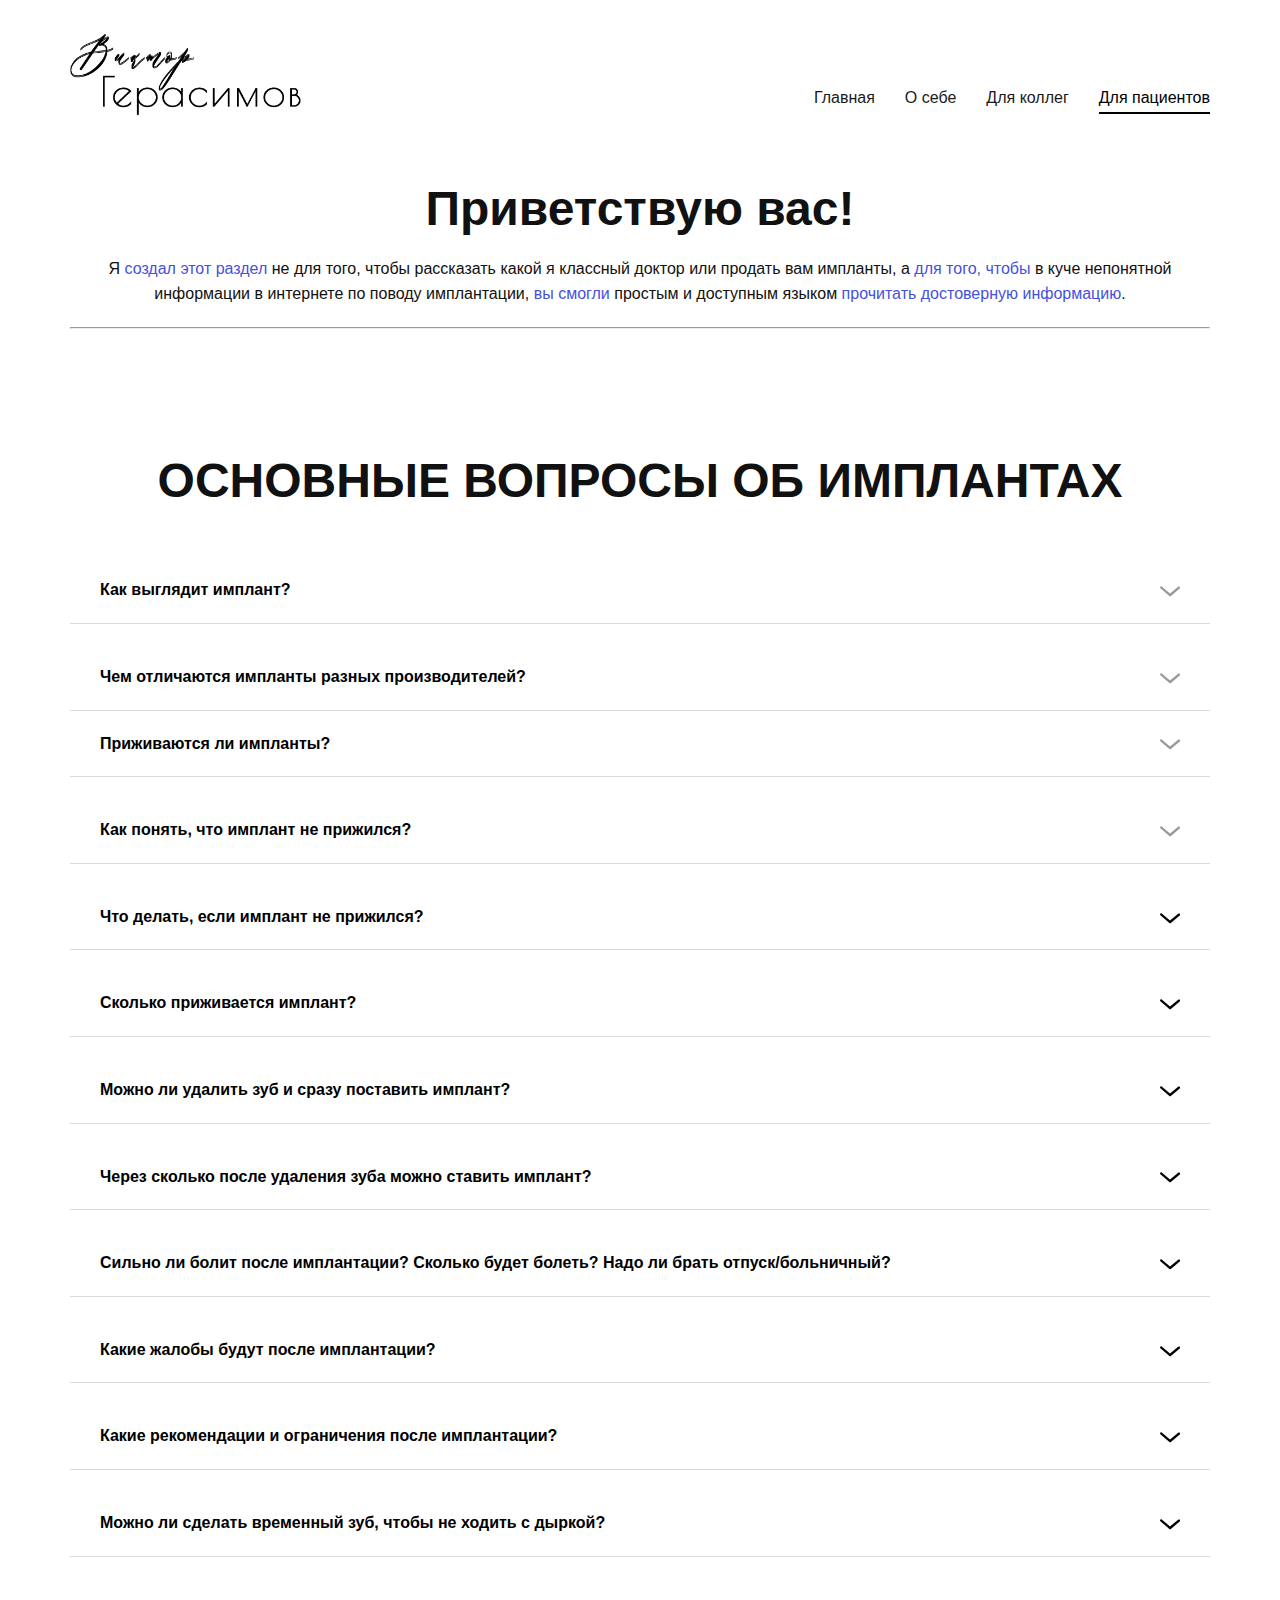
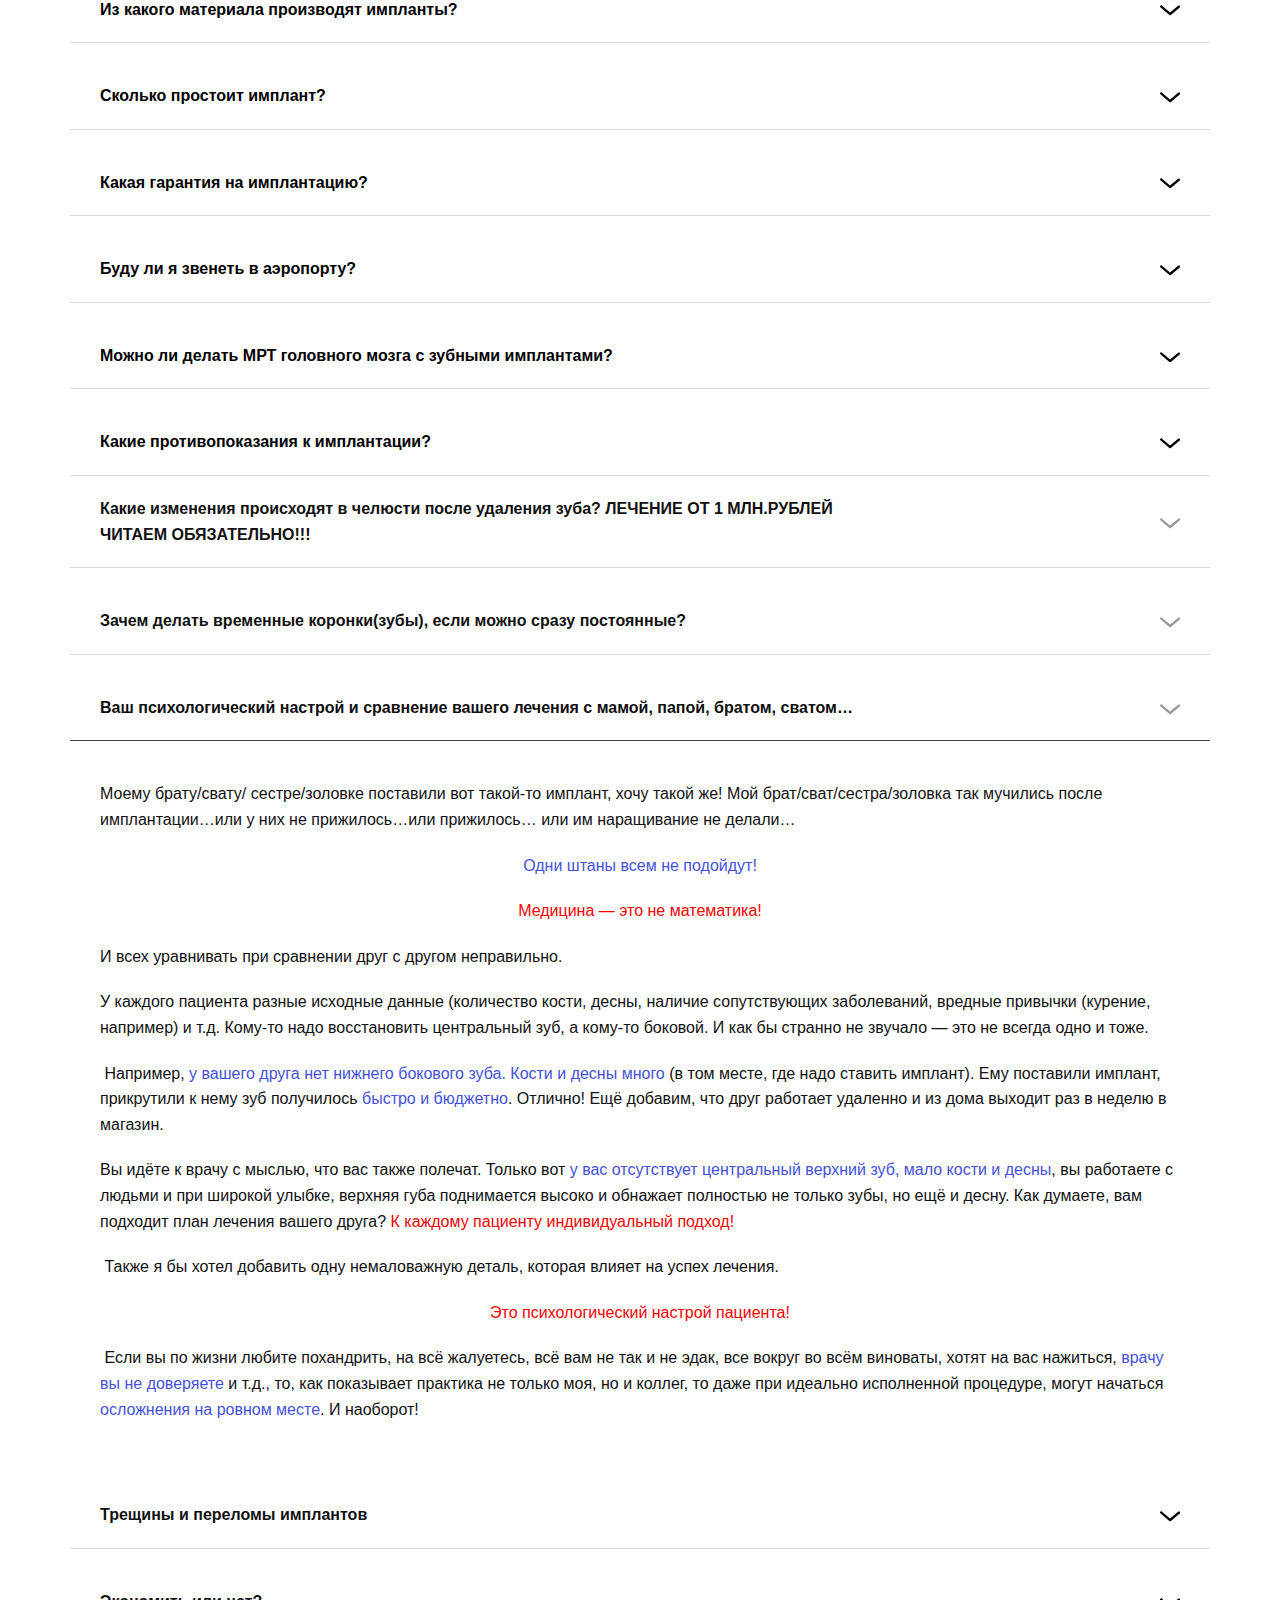
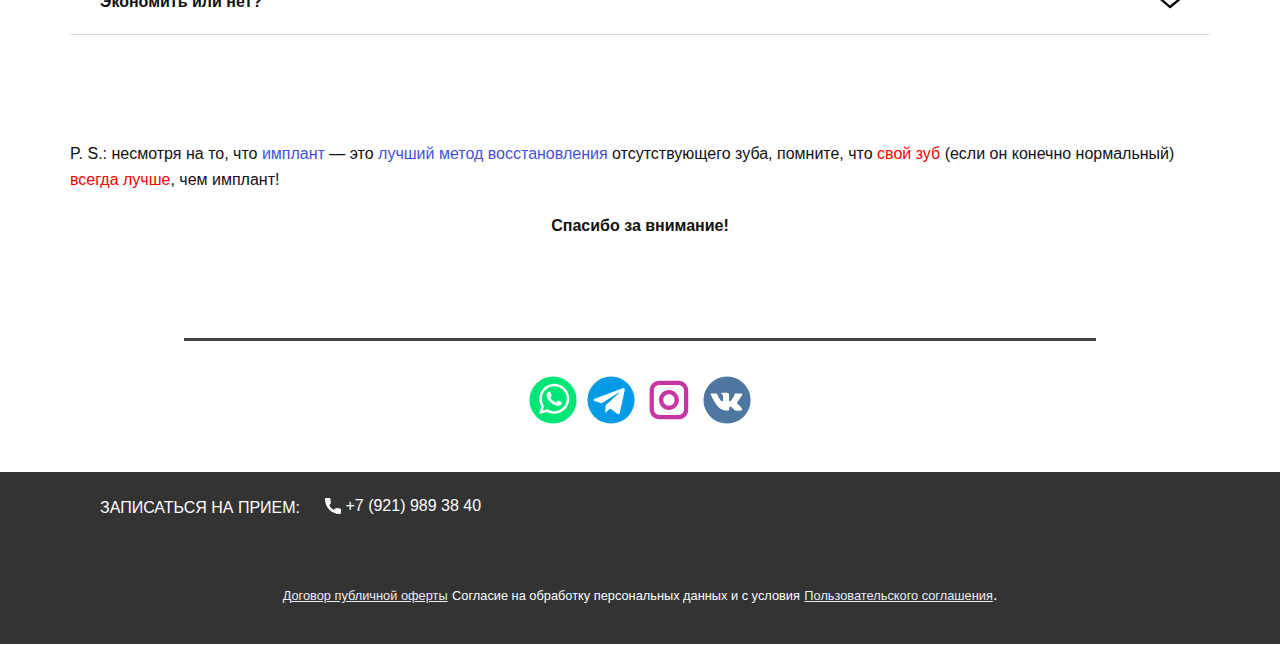
<file: for-pacients.html>
<!DOCTYPE html>
<!-- saved from url=(0035)https://vvstom.ru/for-pacients.html -->
<html style="font-size: 16px;" lang="ru" data-redeviation-bs-uid="qjayz6g96if" class="u-responsive-xl"><head><meta http-equiv="Content-Type" content="text/html; charset=UTF-8">
    <meta name="viewport" content="width=device-width, initial-scale=1.0">
    
    <meta name="keywords" content="">
    <meta name="description" content="">
    <title>Для пациентов</title>
    <link rel="stylesheet" href="./Для пациентов_files/nicepage.css" media="screen">
<link rel="stylesheet" href="./Для пациентов_files/for-pacients.css" media="screen">
    <script class="u-script" type="text/javascript" src="./Для пациентов_files/jquery.js.Без названия" defer=""></script>
    <script class="u-script" type="text/javascript" src="./Для пациентов_files/nicepage.js.Без названия" defer=""></script>
    <meta name="generator" content="Nicepage 5.12.7, nicepage.com">
    <link id="u-theme-google-font" rel="stylesheet" href="./Для пациентов_files/css">
    
    
    
    
    
    
    <script type="application/ld+json">{
		"@context": "http://schema.org",
		"@type": "Organization",
		"name": "Виктор Герасимов",
		"logo": "images/logoVG.png"
}</script>
    <meta name="theme-color" content="#4551dd">
    <meta property="og:title" content="Для пациентов">
    <meta property="og:description" content="">
    <meta property="og:type" content="website">
  <meta data-intl-tel-input-cdn-path="intlTelInput/"><style class="redeviation-bs-style" data-name="content">/*! (c) Philipp Koenig under MS-RSL */
body>div#redeviation-bs-indicator>div{opacity:0;pointer-events:none}body>#redeviation-bs-overlay.redeviation-bs-visible,body>#redeviation-bs-sidebar.redeviation-bs-visible{opacity:1;pointer-events:auto}body.redeviation-bs-noscroll{overflow:hidden !important}body>div#redeviation-bs-indicator>div{position:absolute;transform:translate3d(-24px, 0, 0);top:0;left:0;width:24px !important;height:100%;background:rgba(0,0,0,0.5);border-radius:0 10px 10px 0;transition:opacity .3s,transform .3s;z-index:2}body>div#redeviation-bs-indicator>div>span{-webkit-mask:no-repeat center/24px;-webkit-mask-image:url(chrome-extension://jdbnofccmhefkmjbkkdkfiicjkgofkdh/img/icon-bookmark.svg);background-color:#ffffff;position:absolute;display:block;top:0;left:0;width:100%;height:100%}body>div#redeviation-bs-indicator[data-pos=right]{left:auto;right:0}body>div#redeviation-bs-indicator[data-pos=right]>div{transform:translate3d(24px, 0, 0);left:auto;right:0;border-radius:10px 0 0 10px}body>div#redeviation-bs-indicator.redeviation-bs-fullHeight>div{border-radius:0}body>div#redeviation-bs-indicator.redeviation-bs-hover>div{transform:translate3d(0, 0, 0);opacity:1}body>div#redeviation-bs-indicator[data-pos=left].redeviation-bs-has-lsb{height:100% !important;top:0 !important}body>div#redeviation-bs-indicator[data-pos=left].redeviation-bs-has-lsb>div{background:rgba(0,0,0,0)}body>div#redeviation-bs-indicator[data-pos=left].redeviation-bs-has-lsb>div>span{-webkit-mask-position-y:20px}body>#redeviation-bs-sidebar{width:350px;max-width:none;height:0;z-index:2147483646;background-color:rgba(0, 0, 0, 0.6) !important;color-scheme:auto !important;speak:none;border:none;display:block !important;transform:translate3d(-350px, 0, 0);transition:width 0s .3s,height 0s .3s,opacity .3s,transform .3s}body>#redeviation-bs-sidebar[data-pos=right]{left:auto;right:0;transform:translate3d(350px, 0, 0)}body>#redeviation-bs-sidebar.redeviation-bs-visible{width:calc(100% + 350px);height:100%;transform:translate3d(0, 0, 0);transition:opacity .3s,transform .3s}body>#redeviation-bs-sidebar.sidepanel{width:100% !important}body>#redeviation-bs-sidebar.redeviation-bs-hideMask{background:none !important}body>#redeviation-bs-sidebar.redeviation-bs-hideMask:not(.redeviation-bs-hover){width:calc(350px + 50px)}body>#redeviation-bs-overlay{width:100%;max-width:none;height:100%;z-index:2147483647;border:none;speak:none;background:rgba(0,0,0,0.5) !important;color-scheme:auto !important;transition:opacity .3s}</style></head>
  <body class="u-body u-xl-mode u-disable-duration" data-lang="ru"><header class="u-clearfix u-header" id="sec-fe69" data-animation-name="" data-animation-duration="0" data-animation-delay="0" data-animation-direction=""><div class="u-clearfix u-sheet u-sheet-1">
        <a href="https://vvstom.ru/" class="u-image u-logo u-image-1" data-image-width="409" data-image-height="143">
          <img src="./Для пациентов_files/logoVG.png" class="u-logo-image u-logo-image-1">
        </a>
        <nav class="u-menu u-menu-one-level u-offcanvas u-menu-1" data-responsive-from="XS">
          <div class="menu-collapse" style="font-size: 1rem; letter-spacing: 0px;">
            <a class="u-button-style u-custom-active-border-color u-custom-active-color u-custom-border u-custom-border-color u-custom-borders u-custom-color u-custom-hover-border-color u-custom-hover-color u-custom-left-right-menu-spacing u-custom-padding-bottom u-custom-text-active-color u-custom-text-color u-custom-text-hover-color u-custom-top-bottom-menu-spacing u-nav-link u-text-active-palette-1-base u-text-hover-palette-2-base" href="https://vvstom.ru/for-pacients.html#">
              <svg class="u-svg-link" viewBox="0 0 24 24"><use xmlns:xlink="http://www.w3.org/1999/xlink" xlink:href="#menu-hamburger"></use></svg>
              <svg class="u-svg-content" version="1.1" id="menu-hamburger" viewBox="0 0 16 16" x="0px" y="0px" xmlns:xlink="http://www.w3.org/1999/xlink" xmlns="http://www.w3.org/2000/svg"><g><rect y="1" width="16" height="2"></rect><rect y="7" width="16" height="2"></rect><rect y="13" width="16" height="2"></rect>
</g></svg>
            </a>
          </div>
          <div class="u-custom-menu u-nav-container">
            <ul class="u-nav u-spacing-30 u-unstyled u-nav-1"><li class="u-nav-item"><a class="u-border-2 u-border-active-black u-border-hover-black u-border-no-left u-border-no-right u-border-no-top u-button-style u-nav-link u-text-active-black u-text-grey-90 u-text-hover-grey-90" href="https://vvstom.ru/" style="padding: 6px 0px;">Главная</a>
</li><li class="u-nav-item"><a class="u-border-2 u-border-active-black u-border-hover-black u-border-no-left u-border-no-right u-border-no-top u-button-style u-nav-link u-text-active-black u-text-grey-90 u-text-hover-grey-90" href="https://vvstom.ru/o-sebe.html" style="padding: 6px 0px;">О себе</a>
</li><li class="u-nav-item"><a class="u-border-2 u-border-active-black u-border-hover-black u-border-no-left u-border-no-right u-border-no-top u-button-style u-nav-link u-text-active-black u-text-grey-90 u-text-hover-grey-90" href="https://vvstom.ru/for-collegs.html" style="padding: 6px 0px;">Для коллег</a>
</li><li class="u-nav-item"><a class="u-border-2 u-border-active-black u-border-hover-black u-border-no-left u-border-no-right u-border-no-top u-button-style u-nav-link u-text-active-black u-text-grey-90 u-text-hover-grey-90 active" href="https://vvstom.ru/for-pacients.html" style="padding: 6px 0px;">Для пациентов</a>
</li></ul>
          </div>
          <div class="u-custom-menu u-nav-container-collapse">
            <div class="u-black u-border-2 u-border-grey-75 u-container-style u-inner-container-layout u-opacity u-opacity-80 u-sidenav u-sidenav-1" data-offcanvas-width="351">
              <div class="u-inner-container-layout u-sidenav-overflow">
                <div class="u-menu-close"></div>
                <ul class="u-align-center u-nav u-popupmenu-items u-unstyled u-nav-2"><li class="u-nav-item"><a class="u-button-style u-nav-link" href="https://vvstom.ru/">Главная</a>
</li><li class="u-nav-item"><a class="u-button-style u-nav-link" href="https://vvstom.ru/o-sebe.html">О себе</a>
</li><li class="u-nav-item"><a class="u-button-style u-nav-link" href="https://vvstom.ru/for-collegs.html">Для коллег</a>
</li><li class="u-nav-item"><a class="u-button-style u-nav-link active" href="https://vvstom.ru/for-pacients.html">Для пациентов</a>
</li></ul>
              </div>
            </div>
            <div class="u-black u-menu-overlay u-opacity u-opacity-70"></div>
          </div>
        <style class="offcanvas-style">            .u-offcanvas .u-sidenav { flex-basis: 351px !important; }            .u-offcanvas:not(.u-menu-open-right) .u-sidenav { margin-left: -351px; }            .u-offcanvas.u-menu-open-right .u-sidenav { margin-right: -351px; }            @keyframes menu-shift-left    { from { left: 0;        } to { left: 351px;  } }            @keyframes menu-unshift-left  { from { left: 351px;  } to { left: 0;        } }            @keyframes menu-shift-right   { from { right: 0;       } to { right: 351px; } }            @keyframes menu-unshift-right { from { right: 351px; } to { right: 0;       } }            </style></nav>
      </div></header>
    <section class="u-clearfix u-section-1" id="sec-7b8b">
      <div class="u-clearfix u-sheet u-valign-middle-lg u-sheet-1">
        <div class="fr-view u-align-center u-clearfix u-rich-text u-text u-text-1">
          <h1 style="text-align: center;">Приветствую вас!</h1>
          <p id="isPasted">Я <span class="u-text-palette-1-base">создал этот раздел</span> не для того, чтобы рассказать какой я классный доктор или продать вам импланты, а <span class="u-text-palette-1-base">для того, чтобы</span> в куче непонятной информации в интернете по поводу имплантации, <span class="u-text-palette-1-base">вы смогли</span> простым и доступным языком <span class="u-text-palette-1-base">прочитать достоверную информацию</span>.
          </p>
          <hr>
          <p id="isPasted">
            <br>
          </p>
        </div>
      </div>
    </section>
    <section class="u-align-center u-clearfix u-section-2" id="sec-3d89">
      <div class="u-clearfix u-sheet u-sheet-1">
        <h2 class="u-text u-text-default u-text-1">Основные вопросы об имплантах</h2>
        <p class="u-text u-text-2"></p>
        <div class="u-accordion u-collapsed-by-default u-expanded-width u-faq u-spacing-20 u-accordion-1">
          <div class="u-accordion-item">
            <a class="u-accordion-link u-border-1 u-border-active-grey-75 u-border-grey-15 u-border-hover-grey-75 u-border-no-left u-border-no-right u-border-no-top u-button-style u-text-black u-accordion-link-1" id="link-accordion-6327" aria-controls="accordion-6327" aria-selected="false">
              <span class="u-accordion-link-text"> Как выглядит имплант?</span><span class="u-accordion-link-icon u-icon u-text-black u-icon-1"><svg class="u-svg-link" preserveAspectRatio="xMidYMin slice" viewBox="0 0 16 16" style=""><use xmlns:xlink="http://www.w3.org/1999/xlink" xlink:href="#svg-8021"></use></svg><svg class="u-svg-content" viewBox="0 0 16 16" x="0px" y="0px" id="svg-8021" style=""><path d="M8,10.7L1.6,5.3c-0.4-0.4-1-0.4-1.3,0c-0.4,0.4-0.4,0.9,0,1.3l7.2,6.1c0.1,0.1,0.4,0.2,0.6,0.2s0.4-0.1,0.6-0.2l7.1-6
	c0.4-0.4,0.4-0.9,0-1.3c-0.4-0.4-1-0.4-1.3,0L8,10.7z"></path></svg></span>
            </a>
            <div class="u-accordion-pane u-container-style u-accordion-pane-1" id="accordion-6327" aria-labelledby="link-accordion-6327">
              <div class="u-container-layout u-container-layout-1">
                <div class="fr-view u-clearfix u-rich-text u-text">
                  <p style="box-sizing: border-box; margin-top: 20px; margin-right: 0px; margin-bottom: 20px; margin-left: 0px; padding: 0px; color: rgb(17, 17, 17); font-family: &quot;Open Sans&quot;, sans-serif; font-size: 16px; font-style: normal; font-variant-ligatures: normal; font-variant-caps: normal; font-weight: normal; letter-spacing: normal; orphans: 2; text-align: center; text-indent: 0px; text-transform: none; white-space: normal; widows: 2; word-spacing: 0px; -webkit-text-stroke-width: 0px; background-color: rgb(255, 255, 255); text-decoration-style: initial; text-decoration-color: initial; -webkit-user-drag: element !important; user-select: text !important; outline: 0px !important; cursor: text !important; pointer-events: auto !important;">
                    <br>
                  </p>
                  <p style="box-sizing: border-box; margin-top: 20px; margin-right: 0px; margin-bottom: 20px; margin-left: 0px; padding: 0px; color: rgb(17, 17, 17); font-family: &quot;Open Sans&quot;, sans-serif; font-size: 16px; font-style: normal; font-variant-ligatures: normal; font-variant-caps: normal; font-weight: normal; letter-spacing: normal; orphans: 2; text-align: center; text-indent: 0px; text-transform: none; white-space: normal; widows: 2; word-spacing: 0px; -webkit-text-stroke-width: 0px; background-color: rgb(255, 255, 255); text-decoration-style: initial; text-decoration-color: initial; -webkit-user-drag: element !important; user-select: text !important; outline: 0px !important; cursor: text !important; pointer-events: auto !important;">
                    <img src="./Для пациентов_files/1.jpg" width="540" style="width: 540px;" class="fr-dib fr-fic">
                  </p>
                  <p style="box-sizing: border-box; margin-top: 20px; margin-right: 0px; margin-bottom: 20px; margin-left: 0px; padding: 0px; color: rgb(17, 17, 17); font-family: &quot;Open Sans&quot;, sans-serif; font-size: 16px; font-style: normal; font-variant-ligatures: normal; font-variant-caps: normal; font-weight: normal; letter-spacing: normal; orphans: 2; text-align: center; text-indent: 0px; text-transform: none; white-space: normal; widows: 2; word-spacing: 0px; -webkit-text-stroke-width: 0px; background-color: rgb(255, 255, 255); text-decoration-style: initial; text-decoration-color: initial; -webkit-user-drag: element !important; user-select: text !important; outline: 0px !important; cursor: text !important; pointer-events: auto !important;">Слева-направо: шуруп(имплант), переходник, винт и зуб(коронка)</p>
                  <p>
                    <br>
                  </p>
                  <p style="text-align: center;">
                    <img src="./Для пациентов_files/implant-client02.jpg" width="570" align="center" style="width: 829px;" class="fr-dii fr-fic">
                  </p>
                  <p>
                    <br>
                  </p>
                </div>
              </div>
            </div>
          </div>
          <div class="u-accordion-item">
            <a class="u-accordion-link u-border-1 u-border-active-grey-75 u-border-grey-15 u-border-hover-grey-75 u-border-no-left u-border-no-right u-border-no-top u-button-style u-text-black u-accordion-link-2" id="link-accordion-4aab" aria-controls="accordion-4aab" aria-selected="false">
              <span class="u-accordion-link-text"> Чем отличаются импланты разных производителей?</span><span class="u-accordion-link-icon u-icon u-text-black u-icon-2"><svg class="u-svg-link" preserveAspectRatio="xMidYMin slice" viewBox="0 0 16 16" style=""><use xmlns:xlink="http://www.w3.org/1999/xlink" xlink:href="#svg-3470"></use></svg><svg class="u-svg-content" viewBox="0 0 16 16" x="0px" y="0px" id="svg-3470" style=""><path d="M8,10.7L1.6,5.3c-0.4-0.4-1-0.4-1.3,0c-0.4,0.4-0.4,0.9,0,1.3l7.2,6.1c0.1,0.1,0.4,0.2,0.6,0.2s0.4-0.1,0.6-0.2l7.1-6
	c0.4-0.4,0.4-0.9,0-1.3c-0.4-0.4-1-0.4-1.3,0L8,10.7z"></path></svg></span>
            </a>
            <div class="u-accordion-pane u-container-style u-accordion-pane-2" id="accordion-4aab" aria-labelledby="link-accordion-4aab">
              <div class="u-container-layout u-container-layout-2">
                <div class="fr-view u-clearfix u-rich-text u-text">
                  <p>На сегодняшний день имплантов на нашем рынке представлено огромное множество. Не побоюсь даже сравнить рынок зубных имплантов с рынком автомобилей. Существуют десятки фирм-производителей имплантов, и каждая из них выпускает по несколько моделей имплантов разного размера и диаметра!</p>
                  <p style="text-align: center;">
                    <img src="./Для пациентов_files/2.5.jpg" width="540" style="width: 767px;" class="fr-dib fr-fic">
                  </p>
                  <p style="text-align: center;">На фото малая часть существующих на рынке имплантов.</p>
                  <p id="isPasted">Пример: Фирма АБВ выпускает 5 разных имплантов (по форме) :111/222/333/444/555.</p>
                  <p>Диаметры имплантов: 3.0/3.5/4.0/4.5/5.0/6.0</p>
                  <p>Длина имплантов(мм): 6/7/8/10/12/14/16.</p>
                  <p>Итого: имплант АБВ 444, 4.5*10.</p>
                  <p>Так врачи подбирают подходящий имплант после внимательного просмотра снимка пациента - компьютерной томограммы.</p>
                  <p>Кроме фирмы АБВ, есть ещё БВГ, ВГД, ГДЕ, ДЕЖ … и многие другие.</p>
                  <p>
                    <br>
                  </p>
                  <p>Импланты различаются:</p>
                  <p>&nbsp;- <span class="u-text-palette-1-base">по форме</span>: (структура резьбы; наличие/отсутствие полированной шейки; разное строение внутренней части импланта, в которую вкручивается зуб (ЭТО САМОЕ ВАЖНОЕ МЕСТО, которое определяет необходимый уровень погружения конкретного импланта в кость и от этого сильно зависит долгосрочный результат лечения).
                  </p>
                  <p style="text-align: center;">
                    <img src="./Для пациентов_files/3.jpg" width="540" style="width: 540px;" class="fr-dib fr-fic">
                  </p>
                  <p id="isPasted">- <span class="u-text-palette-1-base">размерами</span> (длинами и диаметрами): большинство размеров имплантов у различных производителей схожи, но у некоторых есть короткие и узкие импланты, которых нет у других. А такие импланты порой дают возможность избежать наращиваний или вообще кроме них ничего другого нельзя поставить в принципе.
                  </p>
                  <p>&nbsp;- <span class="u-text-palette-1-base">чистотой очистки титана</span> и наносимым поверх импланта <span class="u-text-palette-1-base">покрытием</span>, которое влияет на приживляемость.
                  </p>
                  <p>- <span class="u-text-palette-1-base">наличием&nbsp;</span>удобного и <span class="u-text-palette-1-base">качественного сопутствующего оборудования</span>: начиная от набора свёрел и заканчивая множеством железок и переходников, необходимых для изготовления зуба и непосредственно входящих в его состав.
                  </p>
                  <p style="text-align: center;">
                    <img src="./Для пациентов_files/3.5.jpg" width="540" style="width: 540px;" class="fr-dib fr-fic">
                  </p>
                  <p style="text-align: center;">ОНИ ВСЕ РАЗНЫЕ У РАЗНЫХ ПРОИЗВОДИТЕЛЕЙ! И ПО КАЧЕСТВУ В ТОМ ЧИСЛЕ!</p>
                  <p>- <span class="u-text-palette-1-base">количеством лет существования на рынке производителя, его репутацией, гарантийным обслуживанием.</span>
                  </p>
                </div>
              </div>
            </div>
          </div>
        </div>
        <div class="u-accordion u-collapsed-by-default u-expanded-width u-faq u-spacing-20 u-accordion-2">
          <div class="u-accordion-item">
            <a class="u-accordion-link u-border-1 u-border-active-grey-75 u-border-grey-15 u-border-hover-grey-75 u-border-no-left u-border-no-right u-border-no-top u-button-style u-text-black u-accordion-link-3" id="link-accordion-4aab" aria-controls="accordion-4aab" aria-selected="false">
              <span class="u-accordion-link-text"> Приживаются ли импланты?&nbsp;</span><span class="u-accordion-link-icon u-icon u-text-black u-icon-3"><svg class="u-svg-link" preserveAspectRatio="xMidYMin slice" viewBox="0 0 16 16" style=""><use xmlns:xlink="http://www.w3.org/1999/xlink" xlink:href="#svg-3470"></use></svg><svg class="u-svg-content" viewBox="0 0 16 16" x="0px" y="0px" id="svg-3470" style=""><path d="M8,10.7L1.6,5.3c-0.4-0.4-1-0.4-1.3,0c-0.4,0.4-0.4,0.9,0,1.3l7.2,6.1c0.1,0.1,0.4,0.2,0.6,0.2s0.4-0.1,0.6-0.2l7.1-6
	c0.4-0.4,0.4-0.9,0-1.3c-0.4-0.4-1-0.4-1.3,0L8,10.7z"></path></svg></span>
            </a>
            <div class="u-accordion-pane u-container-style u-accordion-pane-3" id="accordion-4aab" aria-labelledby="link-accordion-4aab">
              <div class="u-container-layout u-container-layout-3">
                <div class="fr-view u-clearfix u-rich-text u-text">
                  <p>Да, конечно!</p>
                  <p>
                    <span style="font-weight: 700;">НО:</span> если у вас нет противопоказаний к имплантации по состоянию здоровья.
                  </p>
                  <p>&nbsp;Явление сращивания титана с костью открыли в 1952 году, а первый имплант человеку установили в 1965 году. Итого получается импланты ставят уже 58 лет! <span class="u-text-palette-1-base">Процент приживления имплантов 97%</span>. То есть из 100 штук 3 могут не прижиться. Это не означает, что у вас испортилась челюсть и теперь всё, пиши-пропало! Это означает, что кость не вросла в имплант. Между имплантом и костью проросла десна и поэтому имплант начинает шататься. У кого-то раньше у кого-то позже. Срок неприживления от 5-7 дня после имплантации до того момента, как доктор начнёт что-то к импланту прикручивать-откручивать и в этот момент имплант выкрутится.
                  </p>
                </div>
              </div>
            </div>
          </div>
          <div class="u-accordion-item">
            <a class="u-accordion-link u-border-1 u-border-active-grey-75 u-border-grey-15 u-border-hover-grey-75 u-border-no-left u-border-no-right u-border-no-top u-button-style u-text-black u-accordion-link-4" id="link-accordion-eb1f" aria-controls="accordion-eb1f" aria-selected="false">
              <span class="u-accordion-link-text"> Как понять, что имплант не прижился?&nbsp;</span><span class="u-accordion-link-icon u-icon u-text-black u-icon-4"><svg class="u-svg-link" preserveAspectRatio="xMidYMin slice" viewBox="0 0 16 16" style=""><use xmlns:xlink="http://www.w3.org/1999/xlink" xlink:href="#svg-e07d"></use></svg><svg class="u-svg-content" viewBox="0 0 16 16" x="0px" y="0px" id="svg-e07d" style=""><path d="M8,10.7L1.6,5.3c-0.4-0.4-1-0.4-1.3,0c-0.4,0.4-0.4,0.9,0,1.3l7.2,6.1c0.1,0.1,0.4,0.2,0.6,0.2s0.4-0.1,0.6-0.2l7.1-6
	c0.4-0.4,0.4-0.9,0-1.3c-0.4-0.4-1-0.4-1.3,0L8,10.7z"></path></svg></span>
            </a>
            <div class="u-accordion-pane u-container-style u-accordion-pane-4" id="accordion-eb1f" aria-labelledby="link-accordion-eb1f">
              <div class="u-container-layout u-container-layout-4">
                <div class="fr-view u-clearfix u-rich-text u-text">
                  <ul id="isPasted">
                    <li>Если после имплантации в течение 7-14 дней остаются ноющие боли, то скорее всего имплант не приживается (если конечно не повреждены соседние зубы, нервы и т.д.).</li>
                    <li>Не прижившийся имплант может не болеть, но при первом прикручивании/откручивании переходников к нему, он выкрутится.</li>
                  </ul>
                  <p>Примеры:</p>
                  <p>
                    <img src="./Для пациентов_files/4.jpg" width="540" style="width: 540px;" class="fr-dib fr-fic">
                  </p>
                  <p>
                    <img src="./Для пациентов_files/5.jpg" width="540" style="width: 540px;" class="fr-dib fr-fic">
                  </p>
                </div>
              </div>
            </div>
          </div>
          <div class="u-accordion-item">
            <a class="u-accordion-link u-border-1 u-border-active-grey-75 u-border-grey-15 u-border-hover-grey-75 u-border-no-left u-border-no-right u-border-no-top u-button-style u-text-black u-accordion-link-5" id="link-69af" aria-controls="69af" aria-selected="false">
              <span class="u-accordion-link-text"> Что делать, если имплант не прижился?</span><span class="u-accordion-link-icon u-icon u-text-black u-icon-5"><svg class="u-svg-link" preserveAspectRatio="xMidYMin slice" viewBox="0 0 16 16" style=""><use xmlns:xlink="http://www.w3.org/1999/xlink" xlink:href="#svg-5c82"></use></svg><svg class="u-svg-content" viewBox="0 0 16 16" x="0px" y="0px" id="svg-5c82"><path d="M8,10.7L1.6,5.3c-0.4-0.4-1-0.4-1.3,0c-0.4,0.4-0.4,0.9,0,1.3l7.2,6.1c0.1,0.1,0.4,0.2,0.6,0.2s0.4-0.1,0.6-0.2l7.1-6
	c0.4-0.4,0.4-0.9,0-1.3c-0.4-0.4-1-0.4-1.3,0L8,10.7z"></path></svg></span>
            </a>
            <div class="u-accordion-pane u-container-style u-accordion-pane-5" id="69af" aria-labelledby="link-69af">
              <div class="u-container-layout u-container-layout-5">
                <div class="fr-view u-clearfix u-rich-text u-text">
                  <p>
                    <span style="font-weight: 700;">НЕ ПАНИКОВАТЬ! </span>Необходимо выкрутить имплант (это легко и не больно (с анестезией естественно), вычистить десну, подождать 3 месяца, сделать новый
                  </p>
                  <p>кт-снимок и поставить заново новый имплант.</p>
                </div>
              </div>
            </div>
          </div>
          <div class="u-accordion-item">
            <a class="u-accordion-link u-border-1 u-border-active-grey-75 u-border-grey-15 u-border-hover-grey-75 u-border-no-left u-border-no-right u-border-no-top u-button-style u-text-black u-accordion-link-6" id="link-05a9" aria-controls="05a9" aria-selected="false">
              <span class="u-accordion-link-text"> Сколько приживается имплант?&nbsp;</span><span class="u-accordion-link-icon u-icon u-text-black u-icon-6"><svg class="u-svg-link" preserveAspectRatio="xMidYMin slice" viewBox="0 0 16 16" style=""><use xmlns:xlink="http://www.w3.org/1999/xlink" xlink:href="#svg-26e1"></use></svg><svg class="u-svg-content" viewBox="0 0 16 16" x="0px" y="0px" id="svg-26e1"><path d="M8,10.7L1.6,5.3c-0.4-0.4-1-0.4-1.3,0c-0.4,0.4-0.4,0.9,0,1.3l7.2,6.1c0.1,0.1,0.4,0.2,0.6,0.2s0.4-0.1,0.6-0.2l7.1-6
	c0.4-0.4,0.4-0.9,0-1.3c-0.4-0.4-1-0.4-1.3,0L8,10.7z"></path></svg></span>
            </a>
            <div class="u-accordion-pane u-container-style u-accordion-pane-6" id="05a9" aria-labelledby="link-05a9">
              <div class="u-container-layout u-container-layout-6">
                <div class="fr-view u-clearfix u-rich-text u-text">
                  <p>Минимальный срок приживления импланта: 3-4 месяца.</p>
                </div>
              </div>
            </div>
          </div>
          <div class="u-accordion-item">
            <a class="u-accordion-link u-border-1 u-border-active-grey-75 u-border-grey-15 u-border-hover-grey-75 u-border-no-left u-border-no-right u-border-no-top u-button-style u-text-black u-accordion-link-7" id="link-8f0b" aria-controls="8f0b" aria-selected="false">
              <span class="u-accordion-link-text"> Можно ли удалить зуб и сразу поставить имплант?</span><span class="u-accordion-link-icon u-icon u-text-black u-icon-7"><svg class="u-svg-link" preserveAspectRatio="xMidYMin slice" viewBox="0 0 16 16" style=""><use xmlns:xlink="http://www.w3.org/1999/xlink" xlink:href="#svg-2e4f"></use></svg><svg class="u-svg-content" viewBox="0 0 16 16" x="0px" y="0px" id="svg-2e4f"><path d="M8,10.7L1.6,5.3c-0.4-0.4-1-0.4-1.3,0c-0.4,0.4-0.4,0.9,0,1.3l7.2,6.1c0.1,0.1,0.4,0.2,0.6,0.2s0.4-0.1,0.6-0.2l7.1-6
	c0.4-0.4,0.4-0.9,0-1.3c-0.4-0.4-1-0.4-1.3,0L8,10.7z"></path></svg></span>
            </a>
            <div class="u-accordion-pane u-container-style u-accordion-pane-7" id="8f0b" aria-labelledby="link-8f0b">
              <div class="u-container-layout u-container-layout-7">
                <div class="fr-view u-clearfix u-rich-text u-text">
                  <p>
                    <span class="u-text-palette-1-base">Да, такое возможно, но не всегда.</span> Чтобы ответить на этот вопрос, необходимо сначала посмотреть кт-снимок этого зуба. Оценить есть ли на нём воспаление? Если есть, то насколько оно большое? Достаточно ли кости, чтобы поставить сразу имплант или недостаточно? Далее… на сколько будет сложным удаление? 5 минут или 2 часа? Все эти моменты влияют на ответ.
                  </p>
                </div>
              </div>
            </div>
          </div>
          <div class="u-accordion-item">
            <a class="u-accordion-link u-border-1 u-border-active-grey-75 u-border-grey-15 u-border-hover-grey-75 u-border-no-left u-border-no-right u-border-no-top u-button-style u-text-black u-accordion-link-8" id="link-920f" aria-controls="920f" aria-selected="false">
              <span class="u-accordion-link-text"> Через сколько после удаления зуба можно ставить
имплант?</span><span class="u-accordion-link-icon u-icon u-text-black u-icon-8"><svg class="u-svg-link" preserveAspectRatio="xMidYMin slice" viewBox="0 0 16 16" style=""><use xmlns:xlink="http://www.w3.org/1999/xlink" xlink:href="#svg-37ed"></use></svg><svg class="u-svg-content" viewBox="0 0 16 16" x="0px" y="0px" id="svg-37ed"><path d="M8,10.7L1.6,5.3c-0.4-0.4-1-0.4-1.3,0c-0.4,0.4-0.4,0.9,0,1.3l7.2,6.1c0.1,0.1,0.4,0.2,0.6,0.2s0.4-0.1,0.6-0.2l7.1-6
	c0.4-0.4,0.4-0.9,0-1.3c-0.4-0.4-1-0.4-1.3,0L8,10.7z"></path></svg></span>
            </a>
            <div class="u-accordion-pane u-container-style u-accordion-pane-8" id="920f" aria-labelledby="link-920f">
              <div class="u-container-layout u-container-layout-8">
                <div class="fr-view u-clearfix u-rich-text u-text">
                  <p>Через 3 месяца</p>
                </div>
              </div>
            </div>
          </div>
          <div class="u-accordion-item">
            <a class="u-accordion-link u-border-1 u-border-active-grey-75 u-border-grey-15 u-border-hover-grey-75 u-border-no-left u-border-no-right u-border-no-top u-button-style u-text-black u-accordion-link-9" id="link-6202" aria-controls="6202" aria-selected="false">
              <span class="u-accordion-link-text"> Сильно ли болит после имплантации? Сколько будет
болеть? Надо ли брать отпуск/больничный?</span><span class="u-accordion-link-icon u-icon u-text-black u-icon-9"><svg class="u-svg-link" preserveAspectRatio="xMidYMin slice" viewBox="0 0 16 16" style=""><use xmlns:xlink="http://www.w3.org/1999/xlink" xlink:href="#svg-9d34"></use></svg><svg class="u-svg-content" viewBox="0 0 16 16" x="0px" y="0px" id="svg-9d34"><path d="M8,10.7L1.6,5.3c-0.4-0.4-1-0.4-1.3,0c-0.4,0.4-0.4,0.9,0,1.3l7.2,6.1c0.1,0.1,0.4,0.2,0.6,0.2s0.4-0.1,0.6-0.2l7.1-6
	c0.4-0.4,0.4-0.9,0-1.3c-0.4-0.4-1-0.4-1.3,0L8,10.7z"></path></svg></span>
            </a>
            <div class="u-accordion-pane u-container-style u-accordion-pane-9" id="6202" aria-labelledby="link-6202">
              <div class="u-container-layout u-container-layout-9">
                <div class="fr-view u-clearfix u-rich-text u-text">
                  <p>Как правило, <span class="u-text-palette-1-base">сильных болей после имплантации нет!</span> Может поднывать место имплантации в течении 1-5 дней. С этим с легкостью справится таблетка обезболивающего. <span class="u-text-palette-1-base">А бывает, что не болит вообще!</span> По ощущениям, установка импланта переносится легче, чем, например, удаление бокового зуба. Необходимости брать отпуск/больничный нет в случае, если вам не предстоит поставить сразу много имплантов (10 и более) и/или делать ещё дополнительные объемные процедуры по наращиванию кости.
                  </p>
                </div>
              </div>
            </div>
          </div>
          <div class="u-accordion-item">
            <a class="u-accordion-link u-border-1 u-border-active-grey-75 u-border-grey-15 u-border-hover-grey-75 u-border-no-left u-border-no-right u-border-no-top u-button-style u-text-black u-accordion-link-10" id="link-9ad5" aria-controls="9ad5" aria-selected="false">
              <span class="u-accordion-link-text"> Какие жалобы будут после имплантации?&nbsp;</span><span class="u-accordion-link-icon u-icon u-text-black u-icon-10"><svg class="u-svg-link" preserveAspectRatio="xMidYMin slice" viewBox="0 0 16 16" style=""><use xmlns:xlink="http://www.w3.org/1999/xlink" xlink:href="#svg-b2e0"></use></svg><svg class="u-svg-content" viewBox="0 0 16 16" x="0px" y="0px" id="svg-b2e0"><path d="M8,10.7L1.6,5.3c-0.4-0.4-1-0.4-1.3,0c-0.4,0.4-0.4,0.9,0,1.3l7.2,6.1c0.1,0.1,0.4,0.2,0.6,0.2s0.4-0.1,0.6-0.2l7.1-6
	c0.4-0.4,0.4-0.9,0-1.3c-0.4-0.4-1-0.4-1.3,0L8,10.7z"></path></svg></span>
            </a>
            <div class="u-accordion-pane u-container-style u-accordion-pane-10" id="9ad5" aria-labelledby="link-9ad5">
              <div class="u-container-layout u-container-layout-10">
                <div class="fr-view u-clearfix u-rich-text u-text">
                  <ul>
                    <li>может поныть(поболеть)</li>
                    <li>может быть припухлость (не обязательно). Если она появляется, то до 3 дня может увеличиваться, а после 3 дня идёт на спад.</li>
                    <li>может быть синяк на щеке (не обязательно)</li>
                    <li>может подняться температура (крайне редко)</li>
                  </ul>
                </div>
              </div>
            </div>
          </div>
          <div class="u-accordion-item">
            <a class="u-accordion-link u-border-1 u-border-active-grey-75 u-border-grey-15 u-border-hover-grey-75 u-border-no-left u-border-no-right u-border-no-top u-button-style u-text-black u-accordion-link-11" id="link-6a84" aria-controls="6a84" aria-selected="false">
              <span class="u-accordion-link-text"> Какие рекомендации и ограничения после
имплантации?&nbsp;</span><span class="u-accordion-link-icon u-icon u-text-black u-icon-11"><svg class="u-svg-link" preserveAspectRatio="xMidYMin slice" viewBox="0 0 16 16" style=""><use xmlns:xlink="http://www.w3.org/1999/xlink" xlink:href="#svg-ac6c"></use></svg><svg class="u-svg-content" viewBox="0 0 16 16" x="0px" y="0px" id="svg-ac6c"><path d="M8,10.7L1.6,5.3c-0.4-0.4-1-0.4-1.3,0c-0.4,0.4-0.4,0.9,0,1.3l7.2,6.1c0.1,0.1,0.4,0.2,0.6,0.2s0.4-0.1,0.6-0.2l7.1-6
	c0.4-0.4,0.4-0.9,0-1.3c-0.4-0.4-1-0.4-1.3,0L8,10.7z"></path></svg></span>
            </a>
            <div class="u-accordion-pane u-container-style u-accordion-pane-11" id="6a84" aria-labelledby="link-6a84">
              <div class="u-container-layout u-container-layout-11">
                <div class="fr-view u-clearfix u-rich-text u-text">
                  <ul>
                    <li id="isPasted">Как правило, после имплантации необходимо будет пропить курс антибиотиков (3-5 дней), чтобы имплант не воспалился.</li>
                    <li>&nbsp;обезболивающие (при необходимости)</li>
                    <li>в день процедуры (после неё) прикладывать что-то холодное снаружи (у щеки) в области имплантации (бутылка с замороженной водой, курица замороженная и т.д.), чтобы минимизировать отёк.</li>
                    <li>кушать можно через 2 часа, пить через 10 минут.</li>
                    <li>бани, сауны, активный спорт необходимо отложить на 3-5 дней</li>
                  </ul>
                </div>
              </div>
            </div>
          </div>
          <div class="u-accordion-item">
            <a class="u-accordion-link u-border-1 u-border-active-grey-75 u-border-grey-15 u-border-hover-grey-75 u-border-no-left u-border-no-right u-border-no-top u-button-style u-text-black u-accordion-link-12" id="link-f06c" aria-controls="f06c" aria-selected="false">
              <span class="u-accordion-link-text"> Можно ли сделать временный зуб, чтобы не ходить
с дыркой?&nbsp;</span><span class="u-accordion-link-icon u-icon u-text-black u-icon-12"><svg class="u-svg-link" preserveAspectRatio="xMidYMin slice" viewBox="0 0 16 16" style=""><use xmlns:xlink="http://www.w3.org/1999/xlink" xlink:href="#svg-d93b"></use></svg><svg class="u-svg-content" viewBox="0 0 16 16" x="0px" y="0px" id="svg-d93b"><path d="M8,10.7L1.6,5.3c-0.4-0.4-1-0.4-1.3,0c-0.4,0.4-0.4,0.9,0,1.3l7.2,6.1c0.1,0.1,0.4,0.2,0.6,0.2s0.4-0.1,0.6-0.2l7.1-6
	c0.4-0.4,0.4-0.9,0-1.3c-0.4-0.4-1-0.4-1.3,0L8,10.7z"></path></svg></span>
            </a>
            <div class="u-accordion-pane u-container-style u-accordion-pane-12" id="f06c" aria-labelledby="link-f06c">
              <div class="u-container-layout u-container-layout-12">
                <div class="fr-view u-clearfix u-rich-text u-text">
                  <p id="isPasted">Да. Есть несколько вариантов. Надо посмотреть какой подойдёт именно в вашем случае.</p>
                  <p>Пример:</p>
                  <p>
                    <img src="./Для пациентов_files/6.jpg" width="550" style="width: 550px;" class="fr-dib fr-fic">
                  </p>
                  <p>
                    <img src="./Для пациентов_files/7.jpg" width="550" style="width: 550px;" class="fr-dib fr-fic">
                  </p>
                  <p>
                    <img src="./Для пациентов_files/8.jpg" width="550" style="width: 550px;" class="fr-dib fr-fic">
                  </p>
                </div>
              </div>
            </div>
          </div>
          <div class="u-accordion-item">
            <a class="u-accordion-link u-border-1 u-border-active-grey-75 u-border-grey-15 u-border-hover-grey-75 u-border-no-left u-border-no-right u-border-no-top u-button-style u-text-black u-accordion-link-13" id="link-88fd" aria-controls="88fd" aria-selected="false">
              <span class="u-accordion-link-text"> Из какого материала производят импланты?</span><span class="u-accordion-link-icon u-icon u-text-black u-icon-13"><svg class="u-svg-link" preserveAspectRatio="xMidYMin slice" viewBox="0 0 16 16" style=""><use xmlns:xlink="http://www.w3.org/1999/xlink" xlink:href="#svg-b9b0"></use></svg><svg class="u-svg-content" viewBox="0 0 16 16" x="0px" y="0px" id="svg-b9b0"><path d="M8,10.7L1.6,5.3c-0.4-0.4-1-0.4-1.3,0c-0.4,0.4-0.4,0.9,0,1.3l7.2,6.1c0.1,0.1,0.4,0.2,0.6,0.2s0.4-0.1,0.6-0.2l7.1-6
	c0.4-0.4,0.4-0.9,0-1.3c-0.4-0.4-1-0.4-1.3,0L8,10.7z"></path></svg></span>
            </a>
            <div class="u-accordion-pane u-container-style u-accordion-pane-13" id="88fd" aria-labelledby="link-88fd">
              <div class="u-container-layout u-container-layout-13">
                <div class="fr-view u-clearfix u-rich-text u-text">
                  <p>Из титана</p>
                </div>
              </div>
            </div>
          </div>
          <div class="u-accordion-item">
            <a class="u-accordion-link u-border-1 u-border-active-grey-75 u-border-grey-15 u-border-hover-grey-75 u-border-no-left u-border-no-right u-border-no-top u-button-style u-text-black u-accordion-link-14" id="link-a44a" aria-controls="a44a" aria-selected="false">
              <span class="u-accordion-link-text"> Сколько простоит имплант?</span><span class="u-accordion-link-icon u-icon u-text-black u-icon-14"><svg class="u-svg-link" preserveAspectRatio="xMidYMin slice" viewBox="0 0 16 16" style=""><use xmlns:xlink="http://www.w3.org/1999/xlink" xlink:href="#svg-4d2e"></use></svg><svg class="u-svg-content" viewBox="0 0 16 16" x="0px" y="0px" id="svg-4d2e"><path d="M8,10.7L1.6,5.3c-0.4-0.4-1-0.4-1.3,0c-0.4,0.4-0.4,0.9,0,1.3l7.2,6.1c0.1,0.1,0.4,0.2,0.6,0.2s0.4-0.1,0.6-0.2l7.1-6
	c0.4-0.4,0.4-0.9,0-1.3c-0.4-0.4-1-0.4-1.3,0L8,10.7z"></path></svg></span>
            </a>
            <div class="u-accordion-pane u-container-style u-accordion-pane-14" id="a44a" aria-labelledby="link-a44a">
              <div class="u-container-layout u-container-layout-14">
                <div class="fr-view u-clearfix u-rich-text u-text">
                  <p>В идеале всю жизнь.</p>
                  <p>Смотря сколько планируете прожить:)))</p>
                  <p>На долгостояние импланта во рту влияют много факторов:</p>
                  <p>Опыт врача, правильный выбор имплантов, их количества и размеров; правильная установка импланта; наращивание кости/десны (при необходимости); изготовление временной коронки(зуба); правильно изготовленная постоянная коронка(зуб); Вы должны хорошо чистить зубы, чтобы не было налёта и зубных камней; приходить на контрольные осмотры с кт-снимком раз в год; делать чистку зубов в стоматологии по мере необходимости.</p>
                  <p>&nbsp;Если всё вышеизложенное будет исполнено по уму, тогда у вас всё будет хорошо на долгие годы!</p>
                  <p>Если нет, то можно говорить о следующих цифрах:</p>
                  <p>3-5 лет - плохой результат</p>
                  <p>10 и более лет - хороший результат</p>
                  <p>
                    <br>
                  </p>
                  <p>P.S. <span style="font-weight: 700;">
                      <span class="u-text-palette-1-base">ЕСЛИ ВЫ КУРИТЕ КАК ПАРОВОЗ, ПЬЕТЕ ЛИТРАМИ КОФЕ И НЕ ЧИСТИТЕ ЗУБЫ, ТО МОЖНО ЗАПЛАТИТЬ ХОТЬ МИЛЛИОН ДОЛЛАРОВ ЗА ИМПЛАНТ В САМОЙ ЛУЧШЕЙ КЛИНИКЕ МИРА У САМОГО УМНОГО СТОМАТОЛОГА, КОТОРЫЙ ПРИДУМАЛ СТОМАТОЛОГИЮ, И ВСЁ РАВНО У ВАС НАЧНУТСЯ ПРОБЛЕМЫ С ИМПЛАНТОМ ЧЕРЕЗ КАКОЕ-ТО ВРЕМЯ!!!</span>
                    </span>
                  </p>
                  <p>
                    <span style="font-weight: 700;">
                      <span class="u-text-palette-1-base">
                        <img src="./Для пациентов_files/9.jpg" width="550" style="width: 550px;" class="fr-dib fr-fic">
                      </span>
                    </span>
                  </p>
                  <p>
                    <img src="./Для пациентов_files/10.jpg" width="550" style="width: 550px;" class="fr-dib fr-fic">
                  </p>
                  <br>
                </div>
              </div>
            </div>
          </div>
          <div class="u-accordion-item">
            <a class="u-accordion-link u-border-1 u-border-active-grey-75 u-border-grey-15 u-border-hover-grey-75 u-border-no-left u-border-no-right u-border-no-top u-button-style u-text-black u-accordion-link-15" id="link-6c6a" aria-controls="6c6a" aria-selected="false">
              <span class="u-accordion-link-text"> Какая гарантия на имплантацию?&nbsp;</span><span class="u-accordion-link-icon u-icon u-text-black u-icon-15"><svg class="u-svg-link" preserveAspectRatio="xMidYMin slice" viewBox="0 0 16 16" style=""><use xmlns:xlink="http://www.w3.org/1999/xlink" xlink:href="#svg-6424"></use></svg><svg class="u-svg-content" viewBox="0 0 16 16" x="0px" y="0px" id="svg-6424"><path d="M8,10.7L1.6,5.3c-0.4-0.4-1-0.4-1.3,0c-0.4,0.4-0.4,0.9,0,1.3l7.2,6.1c0.1,0.1,0.4,0.2,0.6,0.2s0.4-0.1,0.6-0.2l7.1-6
	c0.4-0.4,0.4-0.9,0-1.3c-0.4-0.4-1-0.4-1.3,0L8,10.7z"></path></svg></span>
            </a>
            <div class="u-accordion-pane u-container-style u-accordion-pane-15" id="6c6a" aria-labelledby="link-6c6a">
              <div class="u-container-layout u-container-layout-15">
                <div class="fr-view u-clearfix u-rich-text u-text">
                  <p>1 год.</p>
                  <p>Можете услышать такую фразу – пожизненная гарантия на имплант. Это значит, что производитель бесплатно меняет имплант на новый.</p>
                  <p>&nbsp;Повторная имплантация либо бесплатная, либо за себестоимость, либо по полной цене. Эти условия могут отличаться в разных клиниках.</p>
                </div>
              </div>
            </div>
          </div>
          <div class="u-accordion-item">
            <a class="u-accordion-link u-border-1 u-border-active-grey-75 u-border-grey-15 u-border-hover-grey-75 u-border-no-left u-border-no-right u-border-no-top u-button-style u-text-black u-accordion-link-16" id="link-7e17" aria-controls="7e17" aria-selected="false">
              <span class="u-accordion-link-text"> Буду ли я звенеть в аэропорту?</span><span class="u-accordion-link-icon u-icon u-text-black u-icon-16"><svg class="u-svg-link" preserveAspectRatio="xMidYMin slice" viewBox="0 0 16 16" style=""><use xmlns:xlink="http://www.w3.org/1999/xlink" xlink:href="#svg-b4d9"></use></svg><svg class="u-svg-content" viewBox="0 0 16 16" x="0px" y="0px" id="svg-b4d9"><path d="M8,10.7L1.6,5.3c-0.4-0.4-1-0.4-1.3,0c-0.4,0.4-0.4,0.9,0,1.3l7.2,6.1c0.1,0.1,0.4,0.2,0.6,0.2s0.4-0.1,0.6-0.2l7.1-6
	c0.4-0.4,0.4-0.9,0-1.3c-0.4-0.4-1-0.4-1.3,0L8,10.7z"></path></svg></span>
            </a>
            <div class="u-accordion-pane u-container-style u-accordion-pane-16" id="7e17" aria-labelledby="link-7e17">
              <div class="u-container-layout u-container-layout-16">
                <div class="fr-view u-clearfix u-rich-text u-text">
                  <p>Нет</p>
                </div>
              </div>
            </div>
          </div>
          <div class="u-accordion-item">
            <a class="u-accordion-link u-border-1 u-border-active-grey-75 u-border-grey-15 u-border-hover-grey-75 u-border-no-left u-border-no-right u-border-no-top u-button-style u-text-black u-accordion-link-17" id="link-35b9" aria-controls="35b9" aria-selected="false">
              <span class="u-accordion-link-text"> Можно ли делать МРТ головного мозга с зубными имплантами?</span><span class="u-accordion-link-icon u-icon u-text-black u-icon-17"><svg class="u-svg-link" preserveAspectRatio="xMidYMin slice" viewBox="0 0 16 16" style=""><use xmlns:xlink="http://www.w3.org/1999/xlink" xlink:href="#svg-a9ca"></use></svg><svg class="u-svg-content" viewBox="0 0 16 16" x="0px" y="0px" id="svg-a9ca"><path d="M8,10.7L1.6,5.3c-0.4-0.4-1-0.4-1.3,0c-0.4,0.4-0.4,0.9,0,1.3l7.2,6.1c0.1,0.1,0.4,0.2,0.6,0.2s0.4-0.1,0.6-0.2l7.1-6
	c0.4-0.4,0.4-0.9,0-1.3c-0.4-0.4-1-0.4-1.3,0L8,10.7z"></path></svg></span>
            </a>
            <div class="u-accordion-pane u-container-style u-accordion-pane-17" id="35b9" aria-labelledby="link-35b9">
              <div class="u-container-layout u-container-layout-17">
                <div class="fr-view u-clearfix u-rich-text u-text">
                  <p>Да, можно.</p>
                </div>
              </div>
            </div>
          </div>
          <div class="u-accordion-item">
            <a class="u-accordion-link u-border-1 u-border-active-grey-75 u-border-grey-15 u-border-hover-grey-75 u-border-no-left u-border-no-right u-border-no-top u-button-style u-text-black u-accordion-link-18" id="link-bc1f" aria-controls="bc1f" aria-selected="false">
              <span class="u-accordion-link-text"> Какие противопоказания к имплантации?</span><span class="u-accordion-link-icon u-icon u-text-black u-icon-18"><svg class="u-svg-link" preserveAspectRatio="xMidYMin slice" viewBox="0 0 16 16" style=""><use xmlns:xlink="http://www.w3.org/1999/xlink" xlink:href="#svg-391b"></use></svg><svg class="u-svg-content" viewBox="0 0 16 16" x="0px" y="0px" id="svg-391b"><path d="M8,10.7L1.6,5.3c-0.4-0.4-1-0.4-1.3,0c-0.4,0.4-0.4,0.9,0,1.3l7.2,6.1c0.1,0.1,0.4,0.2,0.6,0.2s0.4-0.1,0.6-0.2l7.1-6
	c0.4-0.4,0.4-0.9,0-1.3c-0.4-0.4-1-0.4-1.3,0L8,10.7z"></path></svg></span>
            </a>
            <div class="u-accordion-pane u-container-style u-accordion-pane-18" id="bc1f" aria-labelledby="link-bc1f">
              <div class="u-container-layout u-container-layout-18">
                <div class="fr-view u-clearfix u-rich-text u-text">
                  <p>
                    <span class="u-text-custom-color-1" style="font-weight: 700;">Импланты нельзя ставить, если у вас есть следующие заболевания:</span>
                  </p>
                  <p>1. сахарный диабет с большими цифрами сахара (10 и более)</p>
                  <p>&nbsp;2. болезни крови/нарушения кроветворной функции:</p>
                  <p>&nbsp; &nbsp;лимфогранулематоз, лейкозы, гемолитические анемии, талассемия.</p>
                  <p>&nbsp;3. злокачественные опухоли</p>
                  <p>&nbsp;4. Аллергия на местные и общие анестетики, титан/цирконий.</p>
                  <p>&nbsp;5. Ревматические болезни (болезни соединительной ткани)</p>
                  <p>&nbsp; &nbsp;(Системная красная волчанка, дерматомиозит(полимиозит), системная склеродермия,</p>
                  <p>&nbsp; &nbsp;Болезнь Шегрена, псориатический артрит)</p>
                  <p>&nbsp;6. Патология костной ткани (врожденная остеопатия, дисплазия, остеонекроз)</p>
                  <p>&nbsp;7. Хроническая печеночная / почечная недостаточность.</p>
                  <p>&nbsp;8. Болезни нервной системы (психозы, неврозы, наркомания, алкоголизм, шизофрения, слабоумие, паранойя, эпилепсия)</p>
                  <p>&nbsp;9. Сифилис</p>
                  <p>10. Если у вас стоит Кардиостимулятор</p>
                  <p>11. Если вы принимаете таблетки Бисфосфонаты</p>
                </div>
              </div>
            </div>
          </div>
        </div>
        <div class="u-accordion u-collapsed-by-default u-expanded-width u-faq u-spacing-20 u-accordion-3">
          <div class="u-accordion-item">
            <a class="u-accordion-link u-border-1 u-border-active-grey-75 u-border-grey-15 u-border-hover-grey-75 u-border-no-left u-border-no-right u-border-no-top u-button-style u-text-body-color u-accordion-link-19" id="link-accordion-6327" aria-controls="accordion-6327" aria-selected="false">
              <span class="u-accordion-link-text"> Какие изменения происходят в челюсти после удаления зуба? ​ЛЕЧЕНИЕ ОТ 1 МЛН.РУБЛЕЙ<br>ЧИТАЕМ ОБЯЗАТЕЛЬНО!!!
              </span><span class="u-accordion-link-icon u-icon u-text-black u-icon-19"><svg class="u-svg-link" preserveAspectRatio="xMidYMin slice" viewBox="0 0 16 16" style=""><use xmlns:xlink="http://www.w3.org/1999/xlink" xlink:href="#svg-8021"></use></svg><svg class="u-svg-content" viewBox="0 0 16 16" x="0px" y="0px" id="svg-8021" style=""><path d="M8,10.7L1.6,5.3c-0.4-0.4-1-0.4-1.3,0c-0.4,0.4-0.4,0.9,0,1.3l7.2,6.1c0.1,0.1,0.4,0.2,0.6,0.2s0.4-0.1,0.6-0.2l7.1-6
	c0.4-0.4,0.4-0.9,0-1.3c-0.4-0.4-1-0.4-1.3,0L8,10.7z"></path></svg></span>
            </a>
            <div class="u-accordion-pane u-container-style u-accordion-pane-19" id="accordion-6327" aria-labelledby="link-accordion-6327">
              <div class="u-container-layout u-container-layout-19">
                <div class="fr-view u-align-center u-clearfix u-rich-text u-text u-text-21">
                  <p id="isPasted">
                    <span class="u-text-custom-color-1">ПОСЛЕ УДАЛЕНИЯ ЗУБА(ЗУБОВ) В ЧЕЛЮСТИ ВСЕГДА ПРОИСХОДЯТ ИЗМЕНЕНИЯ…НЕ В ЛУЧШУЮ СТОРОНУ! &nbsp;ЧЕМ ДОЛЬШЕ ВЫ БУДЕТЕ ХОДИТЬ БЕЗ ЗУБА(ЗУБОВ) ТЕМ СИЛЬНЕЕ БУДУТ ИЗМЕНЕНИЯ!</span>
                  </p>
                  <p style="text-align: left;">
                    <span class="u-text-palette-1-base">Когда&nbsp;</span>ваш собственный <span class="u-text-palette-1-base">зуб не удалён</span>, вокруг него, как правило, <span class="u-text-palette-1-base">достаточно кости и десны, уровень десны</span> (зенит зуба) примерно <span class="u-text-palette-1-base">такой же как у соседних зубов</span>, между соседними зубами десна поднимается в виде волн (десневые сосочки), которые препятствуют застреванию пищи между зубами. <span class="u-text-palette-1-base">После удаления зуба</span> происходят изменения: <span class="u-text-palette-1-base">кость и десна сужаются в ширине</span>, уровень десны может стать выше или ниже, чем у соседних зубов, <span class="u-text-palette-1-base">пропадают десневые сосочки</span>, соседние зубы и зуб с противоположной челюсти начинают <span class="u-text-palette-1-base">двигаться в сторону пустоты</span>.
                  </p>
                  <p style="text-align: center;">
                    <img src="./Для пациентов_files/11.jpg" width="540" style="width: 540px;" class="fr-dib fr-fic">
                  </p>
                  <p style="text-align: center;">
                    <img src="./Для пациентов_files/12.jpg" width="540" style="width: 540px;" class="fr-dib fr-fic">
                  </p>
                  <p style="text-align: center;">
                    <img src="./Для пациентов_files/13.jpg" width="540" style="width: 540px;" class="fr-dib fr-fic">
                  </p>
                  <p style="text-align: center;">
                    <img src="./Для пациентов_files/14.jpg" width="540" style="width: 540px;" class="fr-dib fr-fic">
                  </p>
                  <p style="text-align: center;">
                    <img src="./Для пациентов_files/15.jpg" width="540" style="width: 540px;" class="fr-dib fr-fic">
                  </p>
                  <p>
                    <span class="u-text-custom-color-1">В связи с этими изменениями, новые зубы могут выглядеть не так, как те свои, что были ранее.</span>
                  </p>
                  <p id="isPasted" style="text-align: left;">Пример:</p>
                  <p style="text-align: left;">Пациент пришел вставить боковые зубы сверху справа</p>
                  <p style="text-align: center;">
                    <img src="./Для пациентов_files/17.jpg" width="540" style="width: 540px;" class="fr-dib fr-fic">
                  </p>
                  <p style="text-align: center;">
                    <img src="./Для пациентов_files/16.jpg" width="540" style="width: 540px;" class="fr-dib fr-fic">
                  </p>
                  <p>
                    <br>
                  </p>
                  <p id="isPasted" style="text-align: left;">Печаль заключается в том, что тут дело не только в красоте (это личное дело каждого), а еще в том, что из-за таких изменений (особенно жёлтая ступенька), нагрузка при жевании еды неадекватно распределяется по зубам и могут начаться функциональные проблемы - начинает со временем скалываться керамика с коронок, вылетают пломбы, стираются зубы, оголяются корни зубов, может начать болеть височно-нижнечелюстной сустав, в нём могут появиться щелчки, к этому могут добавиться головные боли…вы будете ходить к неврологу и лечить мигрени обезболивающими таблетками, а дело оказывается в суставе и зубах.</p>
                  <p>
                    <span class="u-text-custom-color-1">Я не преувеличиваю и не пугаю вас! Так происходит.&nbsp;</span>
                  </p>
                  <p style="text-align: left;">Для пережёвывания шашлыка у нас работают <span class="u-text-custom-color-36">4 системы: зубы, десны, жевательные мышцы и височно-нижнечелюстной сустав.</span></p>
                  <p style="text-align: left;">При такой ситуации, как на картинке выше, <span class="u-text-custom-color-1">со временем не выдерживает более слабая</span> из этих систем (у каждого своя).
                  </p>
                  <p style="text-align: left;">Тогда: <span class="u-text-custom-color-36">1)</span> Либо ломаются, стираются, портятся зубы.</p>
                  <p style="text-align: left;">&nbsp; &nbsp; &nbsp; &nbsp; &nbsp; &nbsp;<span class="u-text-custom-color-36">2)</span> Либо воспаляются десны, из-за этого уходит кость вокруг зубов. Зубы хорошие, но они начинают из-за этого шататься и разъезжаться веерообразно в стороны.</p>
                  <p style="text-align: left;">&nbsp; &nbsp; &nbsp; &nbsp; &nbsp; &nbsp;<span class="u-text-custom-color-36">3)</span> Либо начинают перенапрягаться жевательные мышцы. Из-за этого может плохо открываться рот, болеть голова, может появиться асимметрия лица, могут начаться проблемы с зубами из-за перенапряжённых мышц.</p>
                  <p style="text-align: left;">&nbsp; &nbsp; &nbsp; &nbsp; &nbsp; &nbsp;<span class="u-text-custom-color-36">4)</span> Либо начинает щёлкать и болеть сустав. &nbsp;Также может болеть голова и тоже плохо открываться рот. Здесь стоматолог должен разобраться – это из-за мышц или сустава?</p>
                  <p style="text-align: left;">
                    <br>
                  </p>
                  <p id="isPasted">
                    <span class="u-text-custom-color-1">Почему так получается, как на картинке выше?</span>
                  </p>
                  <p style="text-align: left;">Пациенту удалили, например, несколько верхних правых боковых зубов.</p>
                  <p style="text-align: left;">При улыбке не видно, правда же?) Ну и отлично! Строим дачу, покупаем машину, квартиру, айфон, едем на море…Проходит несколько лет. Человек жуёт на одной стороне, зубы с которой могут начать сыпаться из-за перегрузки либо просто шашлык становится не очень удобно есть с одной стороны челюсти. Возникает желание вставить зубы. Нижние зубы при этом уже повылезали наверх. Он приходит к стоматологу и тот ему делает новые правые боковые зубы…но нижние стали длиннее поэтому новые зубы сделали короче. <span class="u-text-custom-color-1">Появилась ступенька.</span>
                  </p>
                  <p style="text-align: left;">Далее по той же схеме с другой стороны.</p>
                  <p style="text-align: left;">Либо это может идти параллельно.</p>
                  <p style="text-align: left;">
                    <span class="u-text-custom-color-1">Главная суть, что фрагментами вставляются зубы с большими временными промежутками.</span>
                  </p>
                  <p style="text-align: left;">Либо тоже самое с пломбами. В течение 20-30 лет во рту появилось много пломб, каждая делалась в разное время, стиралась, переделывалась, подгонялась одна под другую, но в целом все зубы стирались и происходили изменения.</p>
                  <p style="text-align: left;">
                    <span class="u-text-custom-color-1">В итоге пациент получает картинку как наверху или хуже.</span>
                  </p>
                  <p style="text-align: left;">Он приходит к стоматологу с жалобами из тех 4 пунктов.</p>
                  <p style="text-align: left;">А стоматолог ему говорит: “Вам, голубчик, к сожалению, больше нельзя ничего фрагментарно сделать, подлечить, подлатать. Надо теперь все зубы делать заново и одним махом, чтобы их сделать длинными как раньше, ровными и без ступенек.</p>
                  <p style="text-align: left;">
                    <span class="u-text-custom-color-1" style="font-weight: 700;">Это будет вам стоить от 1 млн рублей...”</span>
                  </p>
                  <p style="text-align: left;">Вот такая неприятная история.</p>
                  <p style="text-align: left;">&nbsp;Поведем итог этому случаю.</p>
                  <p style="text-align: center;">
                    <img src="./Для пациентов_files/17.jpg" width="539" style="width: 539px;" class="fr-dib fr-fic">
                  </p>
                  <p style="text-align: center;">Можно просто вставить зубы. Как и было сделано.</p>
                  <p style="text-align: center;">
                    <img src="./Для пациентов_files/18.jpg" width="539" style="width: 539px;" class="fr-dib fr-fic">
                  </p>
                  <p id="isPasted" style="text-align: left;">И дальше ждать последствий из тех 4 пунктов (они, кстати, уже есть, просто пока не критические для пациента)</p>
                  <p style="text-align: left;">. Справедливости ради замечу, что у кого-то эти последствия могут прийти в критическую точку образно через год, у кого-то через 5 лет. Это индивидуально.</p>
                  <p style="text-align: left;">Либо надо делать правильно сразу. Правильно – это делать ВСЕ ЗУБЫ РАЗОМ РОВНО!</p>
                  <p style="text-align: left;">К, счастью, всё можно исправить!</p>
                  <p style="text-align: left;">Если десны мало, то её надо нарастить, чтобы еда не лежала на коронках как на полке.</p>
                  <p style="text-align: left;">Если зубы криво стоят, надо поставить брекеты или элайнеры и выпрямить их.</p>
                  <p style="text-align: left;">Если уже сделаны коронки, мосты со ступеньками, то надо их переделывать.</p>
                  <p style="text-align: left;">
                    <span class="u-text-custom-color-1">Не просто узко решать проблему, а смотреть сразу на перспективу, что вообще со всеми зубами происходит!</span>
                  </p>
                  <p style="text-align: left;">
                    <br>
                  </p>
                  <p style="text-align: left;">Вот, пожалуйста, еще интересный пример из той же оперы:</p>
                  <p style="text-align: center;">
                    <img src="./Для пациентов_files/19.jpg" width="539" style="width: 539px;" class="fr-dib fr-fic">
                  </p>
                  <p id="isPasted" style="text-align: left;">У пациента сильно стёрлись 4 верхних центральных зуба.</p>
                  <p style="text-align: left;">Он идёт к стоматологу с мыслью, что сейчас 4 зуба сделает и будет всё ок!</p>
                  <p style="text-align: left;">Надо ведь просто сделать эти 4 зуба длиннее!</p>
                  <p style="text-align: left;">Остальные зубы, кстати, тоже стёрлись. Просто не так сильно, как эти.</p>
                  <p style="text-align: center;">
                    <img src="./Для пациентов_files/20.jpg" width="539" style="width: 539px;" class="fr-dib fr-fic">
                  </p>
                  <p style="text-align: center;">А давайте посмотрим внимательно.</p>
                  <p style="text-align: center;">
                    <img src="./Для пациентов_files/21.png" width="539" style="width: 539px;" class="fr-dib fr-fic">
                  </p>
                  <p id="isPasted" style="text-align: left;">Эти 4 зуба кусают стык в стык в нижние зубы.</p>
                  <p style="text-align: left;">Мы удлиняем эти 4 зуба на 3 мм, например.</p>
                  <p style="text-align: left;">Что произойдёт?</p>
                  <p style="text-align: left;">Пациент закроет рот и сомкнутся только эти 4 зуба с 6ю противоположными нижними зубами. А между всеми остальными зубами слева и справа будет щель – они не сомкнутся!</p>
                  <p>
                    <span class="u-text-custom-color-1">Чтобы починить эти 4 зуба, надо делать все зубы!!!!!</span>
                  </p>
                  <p>
                    <span class="u-text-palette-1-base">Поэтому человек приходит с мыслью восстановить 4 зуба, а уходит от стоматолога с финансовым планом на все зубы стоимостью от 1 млн. рублей!</span>
                  </p>
                  <p style="text-align: left;">
                    <br>
                  </p>
                  <p style="text-align: left;">
                    <span class="u-text-custom-color-1">Резюмируя выше сказанное, если проблемы решать не своевременно, а когда-нибудь потом, частями и с минимальными капиталовложениями, то однажды вы получите от стоматолога такой же удивительный план на полный ремонт-вставление всех зубов сразу.</span>
                  </p>
                  <p style="text-align: center;">
                    <img src="./Для пациентов_files/221.jpg" width="539" style="width: 539px;" class="fr-dib fr-fic">
                  </p>
                  <p id="isPasted">Красивый новый зуб?)))</p>
                  <p>Почему он такой?</p>
                  <p>Вот почему.</p>
                  <p>
                    <img src="./Для пациентов_files/23.jpg" width="539" style="width: 539px;" class="fr-dib fr-fic">
                  </p>
                  <p id="isPasted" style="text-align: left;">Этого зуба давно не было. Нижний вылез наверх. Сначала надо было поставить брекеты, выровнять зубы. Этот зуб опустить вниз. А потом ставить имплант и в конце делать этот зуб на имплант.</p>
                  <p style="text-align: left;">Если посмотрите на 2 следующих зуба справа от этого коротышки, то увидите, что они все разной длины и зубы снизу соответственно тоже.</p>
                  <p style="text-align: center;">
                    <span class="u-text-custom-color-1">Проблемы надо решать комплексно, а не фрагментарно!</span>
                  </p>
                  <p style="text-align: left;">
                    <br>
                  </p>
                  <p style="text-align: left;">
                    <br>
                  </p>
                  <p>
                    <br>
                  </p>
                </div>
              </div>
            </div>
          </div>
          <div class="u-accordion-item">
            <a class="u-accordion-link u-border-1 u-border-active-grey-75 u-border-grey-15 u-border-hover-grey-75 u-border-no-left u-border-no-right u-border-no-top u-button-style u-text-body-color u-accordion-link-20" id="link-accordion-4aab" aria-controls="accordion-4aab" aria-selected="false">
              <span class="u-accordion-link-text"> Зачем делать временные коронки(зубы), если можно
сразу постоянные?</span><span class="u-accordion-link-icon u-icon u-text-black u-icon-20"><svg class="u-svg-link" preserveAspectRatio="xMidYMin slice" viewBox="0 0 16 16" style=""><use xmlns:xlink="http://www.w3.org/1999/xlink" xlink:href="#svg-3470"></use></svg><svg class="u-svg-content" viewBox="0 0 16 16" x="0px" y="0px" id="svg-3470" style=""><path d="M8,10.7L1.6,5.3c-0.4-0.4-1-0.4-1.3,0c-0.4,0.4-0.4,0.9,0,1.3l7.2,6.1c0.1,0.1,0.4,0.2,0.6,0.2s0.4-0.1,0.6-0.2l7.1-6
	c0.4-0.4,0.4-0.9,0-1.3c-0.4-0.4-1-0.4-1.3,0L8,10.7z"></path></svg></span>
            </a>
            <div class="u-accordion-pane u-container-style u-accordion-pane-20" id="accordion-4aab" aria-labelledby="link-accordion-4aab">
              <div class="u-container-layout u-container-layout-20">
                <div class="fr-view u-clearfix u-rich-text u-text">
                  <p>Временная коронка - временный зуб. Он выглядит внешне как нормальный зуб. Временный - потому что из временного материала(пластмассы), в отличие от постоянного зуба, который изготавливается, например, из металлокерамики или диоксида циркония.</p>
                  <p style="text-align: center;">
                    <span class="u-text-palette-1-base">Зачем делать временный зуб на имплант?</span>
                  </p>
                  <p id="isPasted">- <span class="u-text-palette-1-base">чтобы не ходить с дыркой</span>, пока приживается имплант (не всегда возможно)
                  </p>
                  <p>&nbsp;-<span class="u-text-palette-1-base">«Тест-драйв» перед постоянным зубом</span>. Может так получиться, что <span class="u-text-palette-1-base">ваши ожидания могут не совпасть с реальностью&nbsp;</span>и зуб, который по итогу вы себе представляете, может быть не похож на тот, который будет изготовлен.
                  </p>
                  <p>Почему? Ответ в предыдущем вопросе.&nbsp;</p>
                  <p>- <span class="u-text-palette-1-base">временная коронка формирует вокруг себя десну</span>. Десну можно коронкой отодвинуть в разные стороны, что увеличит визуально объём десны вокруг зуба + может даже сформировать новые десневые сосочки (уменьшится вероятность застревания пищи между зубами).
                  </p>
                  <p style="text-align: center;">
                    <img src="./Для пациентов_files/24.jpg" width="540" style="width: 540px;" class="fr-dib fr-fic">
                  </p>
                  <p style="text-align: center;">
                    <img src="./Для пациентов_files/25.jpg" width="540" style="width: 540px;" class="fr-dib fr-fic">
                  </p>
                  <p style="text-align: center;">
                    <img src="./Для пациентов_files/26.jpg" width="540" style="width: 540px;" class="fr-dib fr-fic">
                  </p>
                  <p style="text-align: center;">Вот еще пример:</p>
                  <p style="text-align: center;">
                    <img src="./Для пациентов_files/27.jpg" width="540" style="width: 540px;" class="fr-dib fr-fic">
                  </p>
                  <p style="text-align: center;">
                    <img src="./Для пациентов_files/28.jpg" width="540" style="width: 540px;" class="fr-dib fr-fic">
                  </p>
                  <p style="text-align: center;">
                    <img src="./Для пациентов_files/29.jpg" width="540" style="width: 540px;" class="fr-dib fr-fic">
                  </p>
                </div>
              </div>
            </div>
          </div>
          <div class="u-accordion-item">
            <a class="u-accordion-link u-border-1 u-border-active-grey-75 u-border-grey-15 u-border-hover-grey-75 u-border-no-left u-border-no-right u-border-no-top u-button-style u-text-body-color u-accordion-link-21 active" id="link-accordion-eb1f" aria-controls="accordion-eb1f" aria-selected="true">
              <span class="u-accordion-link-text"> Ваш психологический настрой и сравнение вашего
лечения с мамой, папой, братом, сватом…</span><span class="u-accordion-link-icon u-icon u-text-black u-icon-21"><svg class="u-svg-link" preserveAspectRatio="xMidYMin slice" viewBox="0 0 16 16" style=""><use xmlns:xlink="http://www.w3.org/1999/xlink" xlink:href="#svg-e07d"></use></svg><svg class="u-svg-content" viewBox="0 0 16 16" x="0px" y="0px" id="svg-e07d" style=""><path d="M8,10.7L1.6,5.3c-0.4-0.4-1-0.4-1.3,0c-0.4,0.4-0.4,0.9,0,1.3l7.2,6.1c0.1,0.1,0.4,0.2,0.6,0.2s0.4-0.1,0.6-0.2l7.1-6
	c0.4-0.4,0.4-0.9,0-1.3c-0.4-0.4-1-0.4-1.3,0L8,10.7z"></path></svg></span>
            </a>
            <div class="u-accordion-pane u-container-style u-accordion-pane-21 u-accordion-active" id="accordion-eb1f" aria-labelledby="link-accordion-eb1f">
              <div class="u-container-layout u-container-layout-21">
                <div class="fr-view u-clearfix u-rich-text u-text">
                  <p>Моему брату/свату/ сестре/золовке поставили вот такой-то имплант, хочу такой же! Мой брат/сват/сестра/золовка так мучились после имплантации…или у них не прижилось…или прижилось… или им наращивание не делали…</p>
                  <p style="text-align: center;">
                    <span class="u-text-palette-1-base">Одни штаны всем не подойдут!</span>
                  </p>
                  <p style="text-align: center;">
                    <span class="u-text-custom-color-1">Медицина — это не математика!</span>
                  </p>
                  <p>И всех уравнивать при сравнении друг с другом неправильно.</p>
                  <p id="isPasted">У каждого пациента разные исходные данные (количество кости, десны, наличие сопутствующих заболеваний, вредные привычки (курение, например) и т.д. Кому-то надо восстановить центральный зуб, а кому-то боковой. И как бы странно не звучало — это не всегда одно и тоже.</p>
                  <p>&nbsp;Например,<span class="u-text-palette-1-base">&nbsp;у вашего друга нет нижнего бокового зуба. Кости и десны много</span> (в том месте, где надо ставить имплант). Ему поставили имплант, прикрутили к нему зуб получилось <span class="u-text-palette-1-base">быстро и бюджетно</span>. Отлично! Ещё добавим, что друг работает удаленно и из дома выходит раз в неделю в магазин.
                  </p>
                  <p>Вы идёте к врачу с мыслью, что вас также полечат. Только вот <span class="u-text-palette-1-base">у вас отсутствует центральный верхний зуб, мало кости и десны</span>, вы работаете с людьми и при широкой улыбке, верхняя губа поднимается высоко и обнажает полностью не только зубы, но ещё и десну. Как думаете, вам подходит план лечения вашего друга? <span class="u-text-custom-color-1">К каждому пациенту индивидуальный подход!</span>
                  </p>
                  <p>&nbsp;Также я бы хотел добавить одну немаловажную деталь, которая влияет на успех лечения.</p>
                  <p style="text-align: center;">
                    <span class="u-text-custom-color-1">Это психологический настрой пациента!</span>
                  </p>
                  <p>&nbsp;Если вы по жизни любите похандрить, на всё жалуетесь, всё вам не так и не эдак, все вокруг во всём виноваты, хотят на вас нажиться, <span class="u-text-palette-1-base">врачу вы не доверяете</span> и т.д., то, как показывает практика не только моя, но и коллег, то даже при идеально исполненной процедуре, могут начаться <span class="u-text-palette-1-base">осложнения на ровном месте</span>. И наоборот!
                  </p>
                </div>
              </div>
            </div>
          </div>
          <div class="u-accordion-item">
            <a class="u-accordion-link u-border-1 u-border-active-grey-75 u-border-grey-15 u-border-hover-grey-75 u-border-no-left u-border-no-right u-border-no-top u-button-style u-text-body-color u-accordion-link-22" id="link-6bc6" aria-controls="6bc6" aria-selected="false">
              <span class="u-accordion-link-text"> Трещины и переломы имплантов</span><span class="u-accordion-link-icon u-icon u-text-black u-icon-22"><svg class="u-svg-link" preserveAspectRatio="xMidYMin slice" viewBox="0 0 16 16" style=""><use xmlns:xlink="http://www.w3.org/1999/xlink" xlink:href="#svg-7da2"></use></svg><svg class="u-svg-content" viewBox="0 0 16 16" x="0px" y="0px" id="svg-7da2"><path d="M8,10.7L1.6,5.3c-0.4-0.4-1-0.4-1.3,0c-0.4,0.4-0.4,0.9,0,1.3l7.2,6.1c0.1,0.1,0.4,0.2,0.6,0.2s0.4-0.1,0.6-0.2l7.1-6
	c0.4-0.4,0.4-0.9,0-1.3c-0.4-0.4-1-0.4-1.3,0L8,10.7z"></path></svg></span>
            </a>
            <div class="u-accordion-pane u-container-style u-accordion-pane-22" id="6bc6" aria-labelledby="link-6bc6">
              <div class="u-container-layout u-container-layout-22">
                <div class="fr-view u-clearfix u-rich-text u-text">
                  <p>
                    <br>
                  </p>
                  <p style="text-align: center;">
                    <img src="./Для пациентов_files/30.jpg" width="550" style="width: 550px;" class="fr-dib fr-fic">
                  </p>
                  <p id="isPasted" style="text-align: center;">Знаете, что это?</p>
                  <p style="text-align: center;">
                    <span style="font-weight: 700;">Это сломанные импланты.</span>
                  </p>
                  <p id="isPasted">Давайте представим картину:</p>
                  <p>Вы решили, к примеру, сделать сегодня на ужин шикарный стейк из мраморной говядины. В какой-то момент вам позвонили по телефону по очень важному вопросу и, по окончанию разговора, вы обнаруживаете, что ваша любимая прожарка, к примеру, medium превратилась в супер well done. Или, другими словами, стейк стал как подошва! Ну не пропадать же добру, надо попробовать! Вы кусаете стейк и ХРЯСЬ! Странный хруст!? Ещё раз кусили…Вроде нормально. Странно. А через несколько дней у вас опухает десна у зуба на импланте. Вы идёте к стоматологу, и после осмотра выясняется, что у вас треснул имплант!</p>
                  <p>Или, например, не было хруста. Но у вас начал откручиваться зуб от импланта. Один раз (это ничего страшного, такое может быть), потом через неделю-месяц второй раз (уже странно), а потом третий (а вот это уже не норма). Итог тот же - трещина в импланте.</p>
                  <p>&nbsp;<span class="u-text-custom-color-1">Встаёт вопрос: а как так???</span>
                  </p>
                  <p>&nbsp;Тут несколько вариантов:</p>
                  <p>Например, у вас стоял <span class="u-text-palette-1-base">имплант узкого диаметра на месте большого бокового зуба</span>.
                  </p>
                  <p>
                    <span class="u-text-custom-color-1">Почему поставили туда узкий имплант?</span>
                  </p>
                  <p>&nbsp;Вероятно, потому что <span class="u-text-palette-1-base">ширина кости</span> шире имплант <span class="u-text-palette-1-base">не позволила</span>.
                  </p>
                  <p>
                    <span class="u-text-custom-color-1">А почему не нарастили кость?</span>
                  </p>
                  <p>Может, потому что врач не знал, что такой имплант лучше не ставить сюда;</p>
                  <p>А может знал, но решил, что всё будет ок (далеко не у всех ломаются даже узкие импланты - вы мужчина 2 м. роста 120 кг веса, или хрупкая девушка 1.55м?);</p>
                  <p>А может вы сказали: я наращивание делать не хочу и не буду, ни за что и никогда (процент успеха наращивания, в зависимости от типа наращивания, может быть всего 50%).</p>
                  <p>
                    <br>
                  </p>
                  <p>
                    <span class="u-text-custom-color-1">А есть еще один неожиданный вариант:</span>
                  </p>
                  <p>&nbsp;Оказывается, есть одна известная и широко распространённая система имплантов &nbsp; &nbsp;( в том числе в вашем городе), у которой импланты некоторых диаметров (не только узких, но и средних!!!) имеют <span class="u-text-palette-1-base">тонкую стенку</span>, которая может треснуть даже при обычном приёме пищи! И <span class="u-text-custom-color-1">это вопрос к производителю!</span>
                  </p>
                  <p style="text-align: center;">
                    <img src="./Для пациентов_files/31.jpg" width="424" style="width: 424px;" class="fr-dib fr-fic">
                  </p>
                  <p id="isPasted" style="text-align: center;">Диаметры разные – 3,5 и 4,0 мм, а толщина стенки у обоих 0,23!!!</p>
                  <p style="text-align: center;">&nbsp;(Поясню: чем шире диаметр импланта, тем толще должна быть стенка)</p>
                  <p style="text-align: center;">
                    <img src="./Для пациентов_files/32.jpg" width="550" style="width: 550px;" class="fr-dib fr-fic">
                  </p>
                  <p style="text-align: center;">
                    <img src="./Для пациентов_files/33.jpg" width="550" style="width: 550px;" class="fr-dib fr-fic">
                  </p>
                </div>
              </div>
            </div>
          </div>
          <div class="u-accordion-item">
            <a class="u-accordion-link u-border-1 u-border-active-grey-75 u-border-grey-15 u-border-hover-grey-75 u-border-no-left u-border-no-right u-border-no-top u-button-style u-text-body-color u-accordion-link-23" id="link-1ec9" aria-controls="1ec9" aria-selected="false">
              <span class="u-accordion-link-text"><b>Экономить или нет?</b>
              </span><span class="u-accordion-link-icon u-icon u-text-black u-icon-23"><svg class="u-svg-link" preserveAspectRatio="xMidYMin slice" viewBox="0 0 16 16" style=""><use xmlns:xlink="http://www.w3.org/1999/xlink" xlink:href="#svg-a326"></use></svg><svg class="u-svg-content" viewBox="0 0 16 16" x="0px" y="0px" id="svg-a326"><path d="M8,10.7L1.6,5.3c-0.4-0.4-1-0.4-1.3,0c-0.4,0.4-0.4,0.9,0,1.3l7.2,6.1c0.1,0.1,0.4,0.2,0.6,0.2s0.4-0.1,0.6-0.2l7.1-6
	c0.4-0.4,0.4-0.9,0-1.3c-0.4-0.4-1-0.4-1.3,0L8,10.7z"></path></svg></span>
            </a>
            <div class="u-accordion-pane u-container-style u-accordion-pane-23" id="1ec9" aria-labelledby="link-1ec9">
              <div class="u-container-layout u-container-layout-23">
                <div class="fr-view u-clearfix u-rich-text u-text">
                  <p id="isPasted">Я бы хотел обратить ваше внимание на то, &nbsp;что исключительно потребительский подход (поставлю там, где дешевле предложат) к восстановлению зуба на импланте может с легкостью привести вас к печальному результату. Это не как покупка телефона, автомобиля и т.д. К сожалению, коварность ситуации заключается в том, что даже плохо установленный имплант и/или плохо сделанный на него зуб, сразу не дадут знать о себе (здесь мы не берём в расчёт ситуации, когда, к примеру имплант не прижился и это видно в срок от нескольких дней до нескольких месяцев). Гарантия на работу в большинстве клиник, как правило 1 год, а проблемы с таким имплантом настигнут вас в срок примерно от 3 до 7 лет. И если через это время покупка нового телефона/автомобиля вызовет у вас положительные эмоции, то, поверьте, переделка импланта вам не понравится.</p>
                  <p>
                    <br>
                  </p>
                  <p>Поэтому если вы приняли решение выбрать стоматолога, руководствуясь исключительно дешевизной лечения, предлагаю вам обратить внимание на эти говорящие фотографии:</p>
                  <p style="text-align: center;">
                    <img src="./Для пациентов_files/p1.jpg" width="550" style="width: 550px;" class="fr-dib fr-fic">
                  </p>
                  <p style="text-align: center;">
                    <img src="./Для пациентов_files/p2.jpg" width="550" style="width: 550px;" class="fr-dib fr-fic">
                  </p>
                  <p id="isPasted">
                    <br>
                  </p>
                </div>
              </div>
            </div>
          </div>
        </div>
      </div>
    </section>
    <section class="u-align-left u-clearfix u-section-3" id="sec-d312">
      <div class="u-clearfix u-sheet u-sheet-1">
        <div class="fr-view u-clearfix u-rich-text u-text u-text-1">
          <p>P. S.: несмотря на то, что <span class="u-text-palette-1-base">имплант</span> — это <span class="u-text-palette-1-base">лучший метод восстановления</span> отсутствующего зуба, помните, что <span class="u-text-custom-color-1">свой зуб</span> (если он конечно нормальный) <span class="u-text-custom-color-1">всегда лучше</span>, чем имплант!
          </p>
          <p style="text-align: center;">
            <span style="font-weight: 700;">Спасибо за внимание!</span>
          </p>
        </div>
      </div>
    </section>
    <section class="u-clearfix u-container-align-center u-section-4" id="sec-7bef">
      <div class="u-clearfix u-sheet u-valign-middle-lg u-valign-middle-md u-valign-middle-sm u-valign-middle-xl u-sheet-1">
        <div class="u-border-3 u-border-grey-dark-1 u-line u-line-horizontal u-line-1"></div>
      </div>
    </section>
    <section class="u-align-center u-clearfix u-section-5" id="sec-d03e">
      <div class="u-align-left u-clearfix u-sheet u-valign-top u-sheet-1">
        <div class="u-social-icons u-spacing-10 u-social-icons-1">
          <a class="u-social-url" target="_blank" data-type="Whatsapp" title="Whatsapp" href="https://wa.me/79219893840"><span class="u-icon u-social-icon u-social-whatsapp u-icon-1"><svg class="u-svg-link" preserveAspectRatio="xMidYMin slice" viewBox="0 0 112 112" style=""><use xmlns:xlink="http://www.w3.org/1999/xlink" xlink:href="#svg-0a44"></use></svg><svg class="u-svg-content" viewBox="0 0 112 112" x="0" y="0" id="svg-0a44"><circle fill="currentColor" cx="56.1" cy="56.1" r="55"></circle><path fill="#FFFFFF" d="M83.8,28.3C77.2,21.7,68.4,18,59,18c-19.3,0-35.1,15.7-35.1,35.1c0,6.2,1.6,12.2,4.7,17.5l-5,18.2L42.2,84
	c5.1,2.8,10.9,4.3,16.8,4.3h0l0,0c19.3,0,35.1-15.7,35.1-35.1C94.1,43.8,90.5,35,83.8,28.3 M59,82.3L59,82.3
	c-5.2,0-10.4-1.4-14.9-4.1l-1.1-0.6l-11,2.9L35,69.8l-0.7-1.1c-2.9-4.6-4.5-10-4.5-15.5C29.8,37,42.9,24,59,24
	c7.8,0,15.1,3,20.6,8.6c5.5,5.5,8.5,12.8,8.5,20.6C88.2,69.2,75.1,82.3,59,82.3 M75,60.5c-0.9-0.4-5.2-2.6-6-2.9
	c-0.8-0.3-1.4-0.4-2,0.4s-2.3,2.9-2.8,3.4c-0.5,0.6-1,0.7-1.9,0.2c-0.9-0.4-3.7-1.4-7.1-4.4c-2.6-2.3-4.4-5.2-4.9-6.1
	c-0.5-0.9-0.1-1.4,0.4-1.8c0.4-0.4,0.9-1,1.3-1.5c0.4-0.5,0.6-0.9,0.9-1.5c0.3-0.6,0.1-1.1-0.1-1.5c-0.2-0.4-2-4.8-2.7-6.5
	c-0.7-1.7-1.4-1.5-2-1.5c-0.5,0-1.1,0-1.7,0c-0.6,0-1.5,0.2-2.3,1.1c-0.8,0.9-3.1,3-3.1,7.3c0,4.3,3.1,8.5,3.6,9.1
	c0.4,0.6,6.2,9.4,15,13.2c2.1,0.9,3.7,1.4,5,1.8c2.1,0.7,4,0.6,5.5,0.3c1.7-0.3,5.2-2.1,5.9-4.2c0.7-2,0.7-3.8,0.5-4.2
	C76.5,61.1,75.9,60.9,75,60.5"></path></svg></span>
          </a>
          <a class="u-social-url" target="_blank" data-type="Telegram" title="Telegram" href="https://t.me/gerasimov_viktor"><span class="u-icon u-social-icon u-social-telegram u-icon-2"><svg class="u-svg-link" preserveAspectRatio="xMidYMin slice" viewBox="0 0 112 112" style=""><use xmlns:xlink="http://www.w3.org/1999/xlink" xlink:href="#svg-c411"></use></svg><svg class="u-svg-content" viewBox="0 0 112 112" x="0" y="0" id="svg-c411"><circle fill="currentColor" cx="56.1" cy="56.1" r="55"></circle><path fill="#FFFFFF" d="M18.4,53.2l64.7-24.9c3-1.1,5.6,0.7,4.7,5.3l0,0l-11,51.8c-0.8,3.7-3,4.6-6.1,2.8L53.9,75.8l-8.1,7.8
	c-0.9,0.9-1.7,1.6-3.4,1.6l1.2-17l31.1-28c1.4-1.2-0.3-1.9-2.1-0.7L34.2,63.7l-16.6-5.2C14,57.4,14,54.9,18.4,53.2L18.4,53.2z"></path></svg></span>
          </a>
          <a class="u-social-url" title="instagram" target="_blank" href="https://instagram.com/gerasimov_viktor05"><span class="u-icon u-social-icon u-social-instagram u-icon-3"><svg class="u-svg-link" preserveAspectRatio="xMidYMin slice" viewBox="0 0 112 112" style=""><use xmlns:xlink="http://www.w3.org/1999/xlink" xlink:href="#svg-a506"></use></svg><svg class="u-svg-content" viewBox="0 0 112 112" x="0" y="0" id="svg-a506"><path fill="currentColor" d="M55.9,32.9c-12.8,0-23.2,10.4-23.2,23.2s10.4,23.2,23.2,23.2s23.2-10.4,23.2-23.2S68.7,32.9,55.9,32.9z
	 M55.9,69.4c-7.4,0-13.3-6-13.3-13.3c-0.1-7.4,6-13.3,13.3-13.3s13.3,6,13.3,13.3C69.3,63.5,63.3,69.4,55.9,69.4z"></path><path fill="#FFFFFF" d="M79.7,26.8c-3,0-5.4,2.5-5.4,5.4s2.5,5.4,5.4,5.4c3,0,5.4-2.5,5.4-5.4S82.7,26.8,79.7,26.8z"></path><path fill="currentColor" d="M78.2,11H33.5C21,11,10.8,21.3,10.8,33.7v44.7c0,12.6,10.2,22.8,22.7,22.8h44.7c12.6,0,22.7-10.2,22.7-22.7
	V33.7C100.8,21.1,90.6,11,78.2,11z M91,78.4c0,7.1-5.8,12.8-12.8,12.8H33.5c-7.1,0-12.8-5.8-12.8-12.8V33.7
	c0-7.1,5.8-12.8,12.8-12.8h44.7c7.1,0,12.8,5.8,12.8,12.8V78.4z"></path></svg></span>
          </a>
          <a class="u-social-url" target="_blank" data-type="VK" title="VK" href="https://vk.com/id2006283"><span class="u-icon u-social-icon u-social-vk u-icon-4"><svg class="u-svg-link" preserveAspectRatio="xMidYMin slice" viewBox="0 0 112 112" style=""><use xmlns:xlink="http://www.w3.org/1999/xlink" xlink:href="#svg-2645"></use></svg><svg class="u-svg-content" viewBox="0 0 112 112" x="0" y="0" id="svg-2645"><circle fill="currentColor" class="st0" cx="56.1" cy="56.1" r="55"></circle><path fill="#FFFFFF" d="M88.2,80.7l-9.8,0.1c0,0-2.1,0.4-4.9-1.5c-3.7-2.5-7.2-9.1-9.9-8.2C60.9,72,61,77.9,61,77.9s0,1.3-0.6,1.9
      c-0.7,0.7-2,0.9-2,0.9H54c0,0-9.7,0.6-18.3-8.3c-9.3-9.7-17.6-29-17.6-29s-0.5-1.3,0-1.9c0.6-0.7,2.2-0.7,2.2-0.7l10.5-0.1
      c0,0,1,0.2,1.7,0.7c0.6,0.4,0.9,1.2,0.9,1.2s1.7,4.3,4,8.2c4.4,7.6,6.4,9.3,7.9,8.4c2.2-1.2,1.5-10.7,1.5-10.7s0-3.5-1.1-5
      c-0.9-1.2-2.5-1.5-3.3-1.6c-0.6-0.1,0.4-1.5,1.6-2.1c1.9-0.9,5.2-1,9.2-0.9c3.1,0,4,0.2,5.2,0.5c3.6,0.9,2.4,4.3,2.4,12.4
      c0,2.6-0.5,6.3,1.4,7.5c0.8,0.5,2.8,0.1,7.7-8.3c2.3-4,4.1-8.6,4.1-8.6s0.4-0.8,1-1.2s1.4-0.3,1.4-0.3l11.1-0.1c0,0,3.3-0.4,3.9,1.1
      c0.6,1.6-1.2,5.3-5.8,11.3c-7.4,9.9-8.3,9-2.1,14.7c5.9,5.5,7.1,8.1,7.3,8.5C93.4,80.4,88.2,80.7,88.2,80.7z"></path></svg></span>
          </a>
        </div>
      </div>
    </section>
    
    
    <footer class="u-align-center u-clearfix u-footer u-grey-80 u-footer" id="sec-9c10"><div class="u-clearfix u-sheet u-sheet-1">
        <div class="u-clearfix u-expanded-width u-layout-custom-sm u-layout-custom-xs u-layout-wrap u-layout-wrap-1">
          <div class="u-gutter-0 u-layout">
            <div class="u-layout-row">
              <div class="u-container-style u-layout-cell u-size-60 u-layout-cell-1">
                <div class="u-container-layout u-container-layout-1">
                  <a href="tel:+79219893840" class="u-active-none u-bottom-left-radius-0 u-bottom-right-radius-0 u-btn u-btn-rectangle u-button-style u-hover-none u-none u-radius-0 u-top-left-radius-0 u-top-right-radius-0 u-btn-1"><span class="u-icon"><svg class="u-svg-content" viewBox="0 0 405.333 405.333" x="0px" y="0px" style="width: 1em; height: 1em;"><path d="M373.333,266.88c-25.003,0-49.493-3.904-72.704-11.563c-11.328-3.904-24.192-0.896-31.637,6.699l-46.016,34.752    c-52.8-28.181-86.592-61.952-114.389-114.368l33.813-44.928c8.512-8.512,11.563-20.971,7.915-32.64    C142.592,81.472,138.667,56.96,138.667,32c0-17.643-14.357-32-32-32H32C14.357,0,0,14.357,0,32    c0,205.845,167.488,373.333,373.333,373.333c17.643,0,32-14.357,32-32V298.88C405.333,281.237,390.976,266.88,373.333,266.88z"></path></svg></span>&nbsp;+7 (921) 989 38 40
                  </a>
                  <p class="u-text u-text-default u-text-1"> ЗАПИСАТЬСЯ НА ПРИЕМ:</p>
                </div>
              </div>
            </div>
          </div>
        </div>
      </div></footer>
    <section class="u-backlink u-clearfix u-grey-80">
      <a class="u-link" href="https://vvstom.ru/ofierta" target="_blank">
        <span>Договор публичной оферты</span>
      </a>
      <p class="u-text">
        <span>Согласие на обработку персональных данных и с условия</span>
      </p>
      <a class="u-link" href="https://vvstom.ru/" target="_blank">
        <span>пользовательского соглашения</span>
      </a>. 
    </section>
  
<style>.u-disable-duration * {transition-duration: 0s !important;}</style><bookmark-sidebar-meopudrfez id="redeviation-bs-sidebar" class="notranslate" aria-hidden="true" data-theme="default" data-pos="left"><template shadowrootmode="closed"><iframe style="margin:0;padding: 0;border: none;width: 100%;height: 100%;"></iframe></template></bookmark-sidebar-meopudrfez><div id="redeviation-bs-indicator" data-theme="default" class="redeviation-bs-fullHeight redeviation-bs-visible" data-pos="left" style="height: 100%; top: 0%;"><div><span></span></div></div></body></html>
</file>
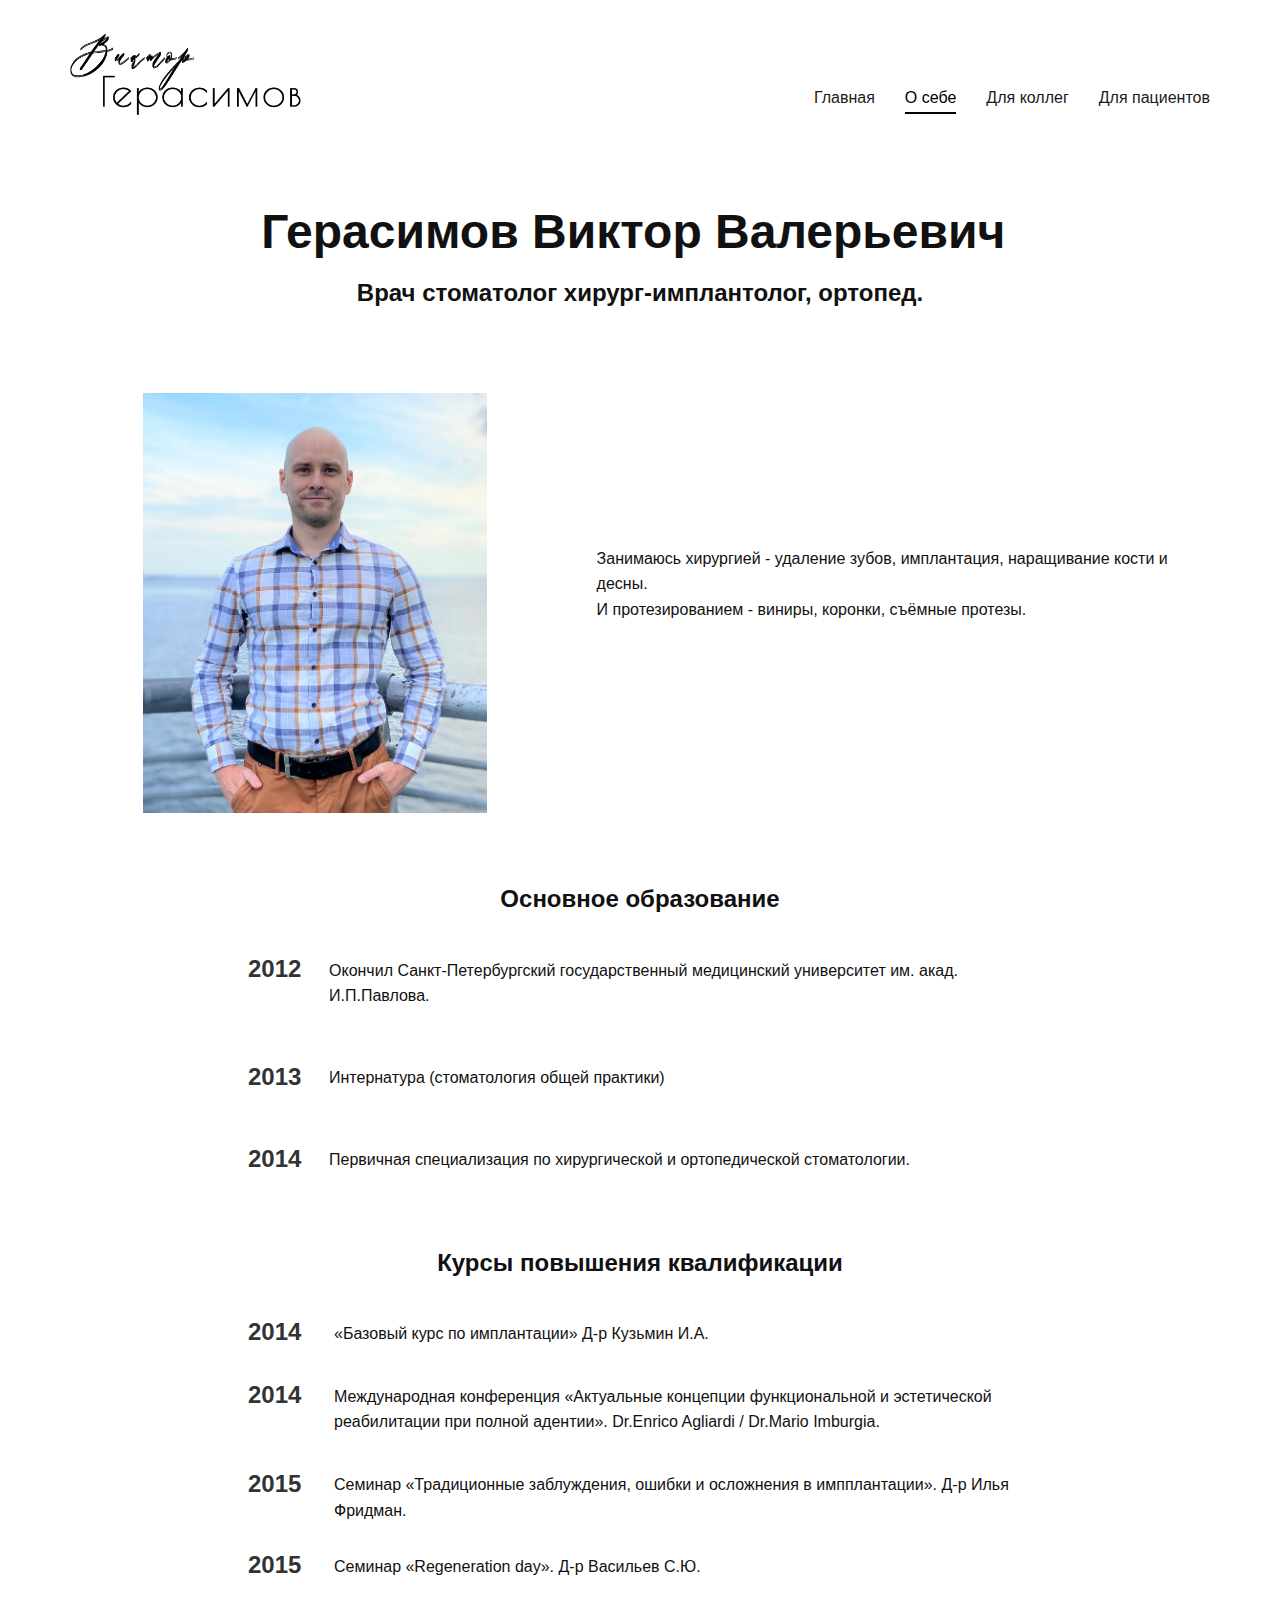
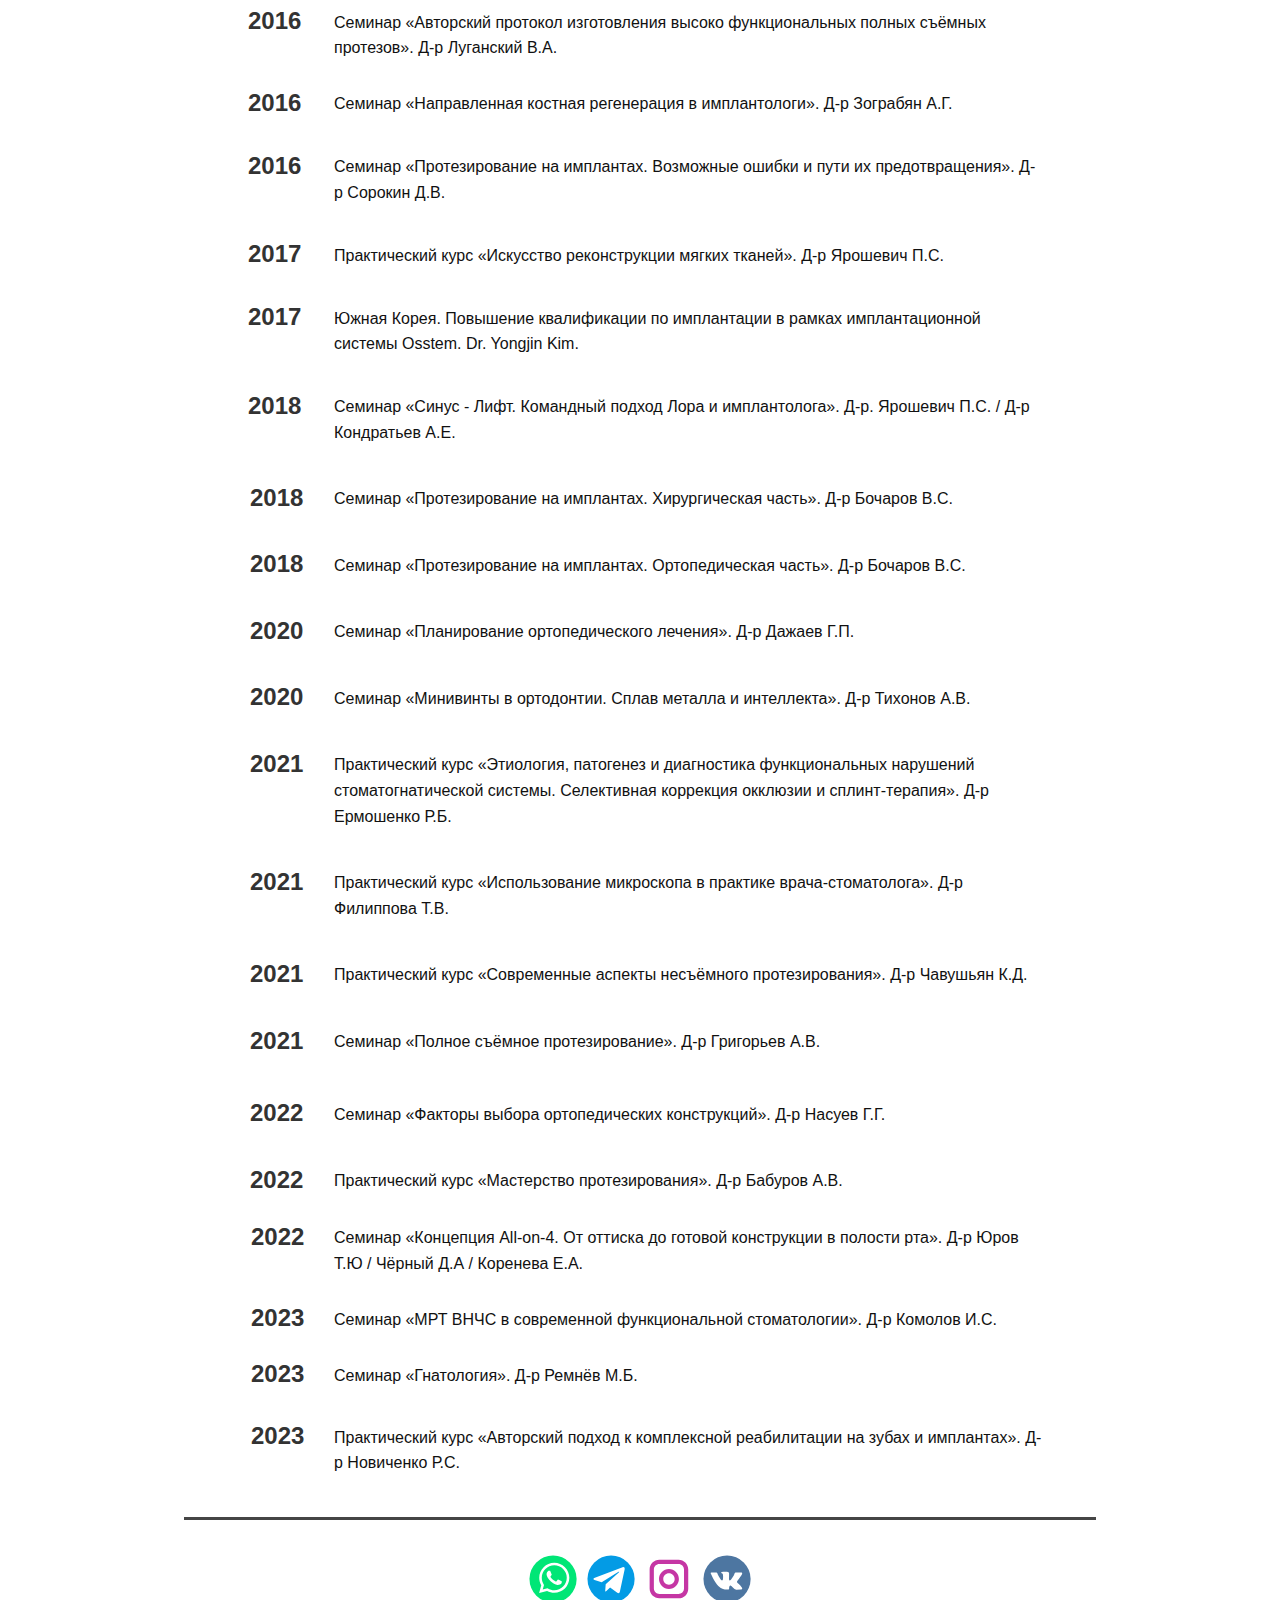
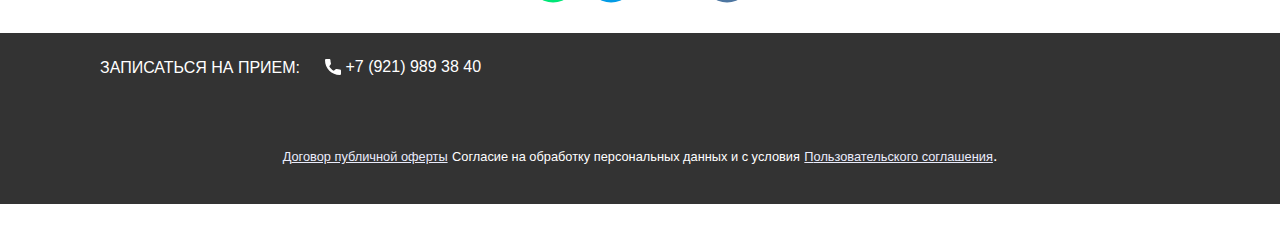
<file: o-sebe.html>
<!DOCTYPE html>
<!-- saved from url=(0029)https://vvstom.ru/o-sebe.html -->
<html style="font-size: 16px;" lang="ru" data-redeviation-bs-uid="hrfl7xprd0l" class="u-responsive-xl"><head><meta http-equiv="Content-Type" content="text/html; charset=UTF-8">
    <meta name="viewport" content="width=device-width, initial-scale=1.0">
    
    <meta name="keywords" content="">
    <meta name="description" content="">
    <title>О себе</title>
    <link rel="stylesheet" href="./О себе_files/nicepage.css" media="screen">
<link rel="stylesheet" href="./О себе_files/o-sebe.css" media="screen">
    <script async="" src="./О себе_files/tag.js.Без названия"></script><script class="u-script" type="text/javascript" src="./О себе_files/jquery.js.Без названия" defer=""></script>
    <script class="u-script" type="text/javascript" src="./О себе_files/nicepage.js.Без названия" defer=""></script>
    <meta name="generator" content="Nicepage 5.12.7, nicepage.com">
    <link id="u-theme-google-font" rel="stylesheet" href="./О себе_files/css">
    
    
    
    
    
    
    <script type="application/ld+json">{
		"@context": "http://schema.org",
		"@type": "Organization",
		"name": "Виктор Герасимов",
		"logo": "images/logoVG.png"
}</script>
    <meta name="theme-color" content="#4551dd">
    <meta property="og:title" content="О себе">
    <meta property="og:description" content="">
    <meta property="og:type" content="website">
  <meta data-intl-tel-input-cdn-path="intlTelInput/">
  <!-- Yandex.Metrika counter -->
<script type="text/javascript">
   (function(m,e,t,r,i,k,a){m[i]=m[i]||function(){(m[i].a=m[i].a||[]).push(arguments)};
   m[i].l=1*new Date();
   for (var j = 0; j < document.scripts.length; j++) {if (document.scripts[j].src === r) { return; }}
   k=e.createElement(t),a=e.getElementsByTagName(t)[0],k.async=1,k.src=r,a.parentNode.insertBefore(k,a)})
   (window, document, "script", "https://mc.yandex.ru/metrika/tag.js", "ym");

   ym(94786656, "init", {
        clickmap:true,
        trackLinks:true,
        accurateTrackBounce:true
   });
</script>
<noscript><div><img src="https://mc.yandex.ru/watch/94786656" style="position:absolute; left:-9999px;" alt="" /></div></noscript>
<!-- /Yandex.Metrika counter --><style class="redeviation-bs-style" data-name="content">/*! (c) Philipp Koenig under MS-RSL */
body>div#redeviation-bs-indicator>div{opacity:0;pointer-events:none}body>#redeviation-bs-overlay.redeviation-bs-visible,body>#redeviation-bs-sidebar.redeviation-bs-visible{opacity:1;pointer-events:auto}body.redeviation-bs-noscroll{overflow:hidden !important}body>div#redeviation-bs-indicator>div{position:absolute;transform:translate3d(-24px, 0, 0);top:0;left:0;width:24px !important;height:100%;background:rgba(0,0,0,0.5);border-radius:0 10px 10px 0;transition:opacity .3s,transform .3s;z-index:2}body>div#redeviation-bs-indicator>div>span{-webkit-mask:no-repeat center/24px;-webkit-mask-image:url(chrome-extension://jdbnofccmhefkmjbkkdkfiicjkgofkdh/img/icon-bookmark.svg);background-color:#ffffff;position:absolute;display:block;top:0;left:0;width:100%;height:100%}body>div#redeviation-bs-indicator[data-pos=right]{left:auto;right:0}body>div#redeviation-bs-indicator[data-pos=right]>div{transform:translate3d(24px, 0, 0);left:auto;right:0;border-radius:10px 0 0 10px}body>div#redeviation-bs-indicator.redeviation-bs-fullHeight>div{border-radius:0}body>div#redeviation-bs-indicator.redeviation-bs-hover>div{transform:translate3d(0, 0, 0);opacity:1}body>div#redeviation-bs-indicator[data-pos=left].redeviation-bs-has-lsb{height:100% !important;top:0 !important}body>div#redeviation-bs-indicator[data-pos=left].redeviation-bs-has-lsb>div{background:rgba(0,0,0,0)}body>div#redeviation-bs-indicator[data-pos=left].redeviation-bs-has-lsb>div>span{-webkit-mask-position-y:20px}body>#redeviation-bs-sidebar{width:350px;max-width:none;height:0;z-index:2147483646;background-color:rgba(0, 0, 0, 0.6) !important;color-scheme:auto !important;speak:none;border:none;display:block !important;transform:translate3d(-350px, 0, 0);transition:width 0s .3s,height 0s .3s,opacity .3s,transform .3s}body>#redeviation-bs-sidebar[data-pos=right]{left:auto;right:0;transform:translate3d(350px, 0, 0)}body>#redeviation-bs-sidebar.redeviation-bs-visible{width:calc(100% + 350px);height:100%;transform:translate3d(0, 0, 0);transition:opacity .3s,transform .3s}body>#redeviation-bs-sidebar.sidepanel{width:100% !important}body>#redeviation-bs-sidebar.redeviation-bs-hideMask{background:none !important}body>#redeviation-bs-sidebar.redeviation-bs-hideMask:not(.redeviation-bs-hover){width:calc(350px + 50px)}body>#redeviation-bs-overlay{width:100%;max-width:none;height:100%;z-index:2147483647;border:none;speak:none;background:rgba(0,0,0,0.5) !important;color-scheme:auto !important;transition:opacity .3s}</style></head>
  <body class="u-body u-xl-mode" data-lang="ru"><header class="u-clearfix u-header" id="sec-fe69" data-animation-name="" data-animation-duration="0" data-animation-delay="0" data-animation-direction=""><div class="u-clearfix u-sheet u-sheet-1">
        <a href="https://vvstom.ru/" class="u-image u-logo u-image-1" data-image-width="409" data-image-height="143">
          <img src="./О себе_files/logoVG.png" class="u-logo-image u-logo-image-1">
        </a>
        <nav class="u-menu u-menu-one-level u-offcanvas u-menu-1" data-responsive-from="XS">
          <div class="menu-collapse" style="font-size: 1rem; letter-spacing: 0px;">
            <a class="u-button-style u-custom-active-border-color u-custom-active-color u-custom-border u-custom-border-color u-custom-borders u-custom-color u-custom-hover-border-color u-custom-hover-color u-custom-left-right-menu-spacing u-custom-padding-bottom u-custom-text-active-color u-custom-text-color u-custom-text-hover-color u-custom-top-bottom-menu-spacing u-nav-link u-text-active-palette-1-base u-text-hover-palette-2-base" href="https://vvstom.ru/o-sebe.html#">
              <svg class="u-svg-link" viewBox="0 0 24 24"><use xmlns:xlink="http://www.w3.org/1999/xlink" xlink:href="#menu-hamburger"></use></svg>
              <svg class="u-svg-content" version="1.1" id="menu-hamburger" viewBox="0 0 16 16" x="0px" y="0px" xmlns:xlink="http://www.w3.org/1999/xlink" xmlns="http://www.w3.org/2000/svg"><g><rect y="1" width="16" height="2"></rect><rect y="7" width="16" height="2"></rect><rect y="13" width="16" height="2"></rect>
</g></svg>
            </a>
          </div>
          <div class="u-custom-menu u-nav-container">
            <ul class="u-nav u-spacing-30 u-unstyled u-nav-1"><li class="u-nav-item"><a class="u-border-2 u-border-active-black u-border-hover-black u-border-no-left u-border-no-right u-border-no-top u-button-style u-nav-link u-text-active-black u-text-grey-90 u-text-hover-grey-90" href="https://vvstom.ru/" style="padding: 6px 0px;">Главная</a>
</li><li class="u-nav-item"><a class="u-border-2 u-border-active-black u-border-hover-black u-border-no-left u-border-no-right u-border-no-top u-button-style u-nav-link u-text-active-black u-text-grey-90 u-text-hover-grey-90 active" href="https://vvstom.ru/o-sebe.html" style="padding: 6px 0px;">О себе</a>
</li><li class="u-nav-item"><a class="u-border-2 u-border-active-black u-border-hover-black u-border-no-left u-border-no-right u-border-no-top u-button-style u-nav-link u-text-active-black u-text-grey-90 u-text-hover-grey-90" href="https://vvstom.ru/for-collegs.html" style="padding: 6px 0px;">Для коллег</a>
</li><li class="u-nav-item"><a class="u-border-2 u-border-active-black u-border-hover-black u-border-no-left u-border-no-right u-border-no-top u-button-style u-nav-link u-text-active-black u-text-grey-90 u-text-hover-grey-90" href="https://vvstom.ru/for-pacients.html" style="padding: 6px 0px;">Для пациентов</a>
</li></ul>
          </div>
          <div class="u-custom-menu u-nav-container-collapse">
            <div class="u-black u-border-2 u-border-grey-75 u-container-style u-inner-container-layout u-opacity u-opacity-80 u-sidenav u-sidenav-1" data-offcanvas-width="351">
              <div class="u-inner-container-layout u-sidenav-overflow">
                <div class="u-menu-close"></div>
                <ul class="u-align-center u-nav u-popupmenu-items u-unstyled u-nav-2"><li class="u-nav-item"><a class="u-button-style u-nav-link" href="https://vvstom.ru/">Главная</a>
</li><li class="u-nav-item"><a class="u-button-style u-nav-link active" href="https://vvstom.ru/o-sebe.html">О себе</a>
</li><li class="u-nav-item"><a class="u-button-style u-nav-link" href="https://vvstom.ru/for-collegs.html">Для коллег</a>
</li><li class="u-nav-item"><a class="u-button-style u-nav-link" href="https://vvstom.ru/for-pacients.html">Для пациентов</a>
</li></ul>
              </div>
            </div>
            <div class="u-black u-menu-overlay u-opacity u-opacity-70"></div>
          </div>
        <style class="offcanvas-style">            .u-offcanvas .u-sidenav { flex-basis: 351px !important; }            .u-offcanvas:not(.u-menu-open-right) .u-sidenav { margin-left: -351px; }            .u-offcanvas.u-menu-open-right .u-sidenav { margin-right: -351px; }            @keyframes menu-shift-left    { from { left: 0;        } to { left: 351px;  } }            @keyframes menu-unshift-left  { from { left: 351px;  } to { left: 0;        } }            @keyframes menu-shift-right   { from { right: 0;       } to { right: 351px; } }            @keyframes menu-unshift-right { from { right: 351px; } to { right: 0;       } }            </style></nav>
      </div></header>
    <section class="u-clearfix u-section-1" id="sec-1af4">
      <div class="u-clearfix u-sheet u-valign-middle-lg u-valign-middle-xl u-sheet-1">
        <h1 class="u-align-center-sm u-align-center-xs u-text u-text-default u-text-1"> Герасимов Виктор Валерьевич&nbsp;</h1>
        <h4 class="u-align-left-xs u-text u-text-default u-text-2"> Врач стоматолог хирург-имплантолог, ортопед.</h4>
      </div>
    </section>
    <section class="u-clearfix u-section-2" id="sec-92d2">
      <div class="u-clearfix u-sheet u-sheet-1">
        <div class="u-clearfix u-expanded-width u-gutter-6 u-layout-wrap u-layout-wrap-1">
          <div class="u-layout">
            <div class="u-layout-row">
              <div class="u-align-center u-container-style u-layout-cell u-left-cell u-size-26 u-layout-cell-1">
                <div class="u-container-layout u-container-layout-1">
                  <img class="u-absolute-hcenter u-expanded-height u-image u-image-1" src="./О себе_files/viktor_gerasimov_03.jpg" data-image-width="801" data-image-height="877">
                </div>
              </div>
              <div class="u-align-left u-container-style u-layout-cell u-right-cell u-size-34 u-layout-cell-2">
                <div class="u-container-layout u-valign-top-sm u-valign-top-xs u-container-layout-2">
                  <p class="u-align-left u-text u-text-1">Занимаюсь хирургией -
удаление зубов, имплантация, наращивание кости и десны.&nbsp;<br>И протезированием - виниры, коронки, съёмные протезы.&nbsp;
                  </p>
                </div>
              </div>
            </div>
          </div>
        </div>
      </div>
    </section>
    <section class="u-clearfix u-white u-section-3" id="sec-049d">
      <div class="u-clearfix u-sheet u-sheet-1">
        <h4 class="u-text u-text-default-lg u-text-default-md u-text-default-sm u-text-default-xl u-text-1"> Основное образование</h4>
        <div class="u-expanded-width-sm u-expanded-width-xs u-list u-list-1">
          <div class="u-repeater u-repeater-1">
            <div class="u-container-style u-list-item u-repeater-item">
              <div class="u-container-layout u-similar-container u-container-layout-1">
                <p class="u-large-text u-text u-text-grey-80 u-text-variant u-text-2">2012</p>
                <p class="u-text u-text-3"> Окончил Санкт-Петербургский государственный
медицинский университет им. акад. И.П.Павлова. </p>
              </div>
            </div>
            <div class="u-container-style u-list-item u-repeater-item">
              <div class="u-container-layout u-similar-container u-container-layout-2">
                <p class="u-large-text u-text u-text-grey-80 u-text-variant u-text-4"> 2013</p>
                <p class="u-text u-text-5"> Интернатура (стоматология
общей практики)&nbsp; </p>
              </div>
            </div>
            <div class="u-container-style u-list-item u-repeater-item">
              <div class="u-container-layout u-similar-container u-container-layout-3">
                <p class="u-large-text u-text u-text-grey-80 u-text-variant u-text-6"> 2014</p>
                <p class="u-text u-text-7"> Первичная специализация по хирургической и
ортопедической стоматологии. </p>
              </div>
            </div>
          </div>
        </div>
        <h4 class="u-text u-text-default u-text-8"> Курсы повышения квалификации</h4>
        <div class="u-expanded-width-md u-expanded-width-sm u-expanded-width-xs u-list u-list-2">
          <div class="u-repeater u-repeater-2">
            <div class="u-container-style u-list-item u-repeater-item">
              <div class="u-container-layout u-similar-container u-valign-top-xs u-container-layout-4">
                <p class="u-large-text u-text u-text-grey-80 u-text-variant u-text-9">2014</p>
                <p class="u-text u-text-10"> «Базовый курс по имплантации» Д-р Кузьмин И.А.&nbsp; </p>
              </div>
            </div>
            <div class="u-container-style u-list-item u-repeater-item">
              <div class="u-container-layout u-similar-container u-valign-top-xs u-container-layout-5">
                <p class="u-large-text u-text u-text-grey-80 u-text-variant u-text-11"> 2014</p>
                <p class="u-text u-text-12"> Международная конференция «Актуальные концепции
функциональной и эстетической реабилитации при полной адентии». Dr.Enrico
Agliardi / Dr.Mario Imburgia.&nbsp; </p>
              </div>
            </div>
            <div class="u-container-style u-list-item u-repeater-item">
              <div class="u-container-layout u-similar-container u-valign-top-xs u-container-layout-6">
                <p class="u-large-text u-text u-text-grey-80 u-text-variant u-text-13"> 2015</p>
                <p class="u-text u-text-14"> Семинар «Традиционные заблуждения, ошибки и
осложнения в импплантации». Д-р Илья Фридман. </p>
              </div>
            </div>
            <div class="u-container-style u-list-item u-repeater-item">
              <div class="u-container-layout u-similar-container u-valign-top-xs u-container-layout-7">
                <p class="u-large-text u-text u-text-grey-80 u-text-variant u-text-15"> 2015</p>
                <p class="u-text u-text-16"> Семинар «Regeneration day».
Д-р Васильев С.Ю.&nbsp; </p>
              </div>
            </div>
            <div class="u-container-style u-list-item u-repeater-item">
              <div class="u-container-layout u-similar-container u-valign-top-xs u-container-layout-8">
                <p class="u-large-text u-text u-text-grey-80 u-text-variant u-text-17"> 2016</p>
                <p class="u-text u-text-18"> Семинар «Авторский протокол
изготовления высоко функциональных полных съёмных протезов». Д-р Луганский В.А.&nbsp; </p>
              </div>
            </div>
            <div class="u-container-style u-list-item u-repeater-item">
              <div class="u-container-layout u-similar-container u-valign-top-xs u-container-layout-9">
                <p class="u-large-text u-text u-text-grey-80 u-text-variant u-text-19"> 2016</p>
                <p class="u-text u-text-20"> Семинар «Направленная
костная регенерация в имплантологи». Д-р Зограбян А.Г.&nbsp; </p>
              </div>
            </div>
            <div class="u-container-style u-list-item u-repeater-item">
              <div class="u-container-layout u-similar-container u-valign-top-xs u-container-layout-10">
                <p class="u-large-text u-text u-text-grey-80 u-text-variant u-text-21"> 2016</p>
                <p class="u-text u-text-22"> Семинар «Протезирование на
имплантах. Возможные ошибки и пути их предотвращения». Д-р Сорокин Д.В.&nbsp;&nbsp; </p>
              </div>
            </div>
            <div class="u-container-style u-list-item u-repeater-item">
              <div class="u-container-layout u-similar-container u-valign-top-xs u-container-layout-11">
                <p class="u-large-text u-text u-text-grey-80 u-text-variant u-text-23"> 2017</p>
                <p class="u-text u-text-24"> Практический курс «Искусство
реконструкции мягких тканей». Д-р Ярошевич П.С. </p>
              </div>
            </div>
            <div class="u-container-style u-list-item u-repeater-item">
              <div class="u-container-layout u-similar-container u-valign-top-xs u-container-layout-12">
                <p class="u-large-text u-text u-text-grey-80 u-text-variant u-text-25"> 2017</p>
                <p class="u-text u-text-26"> Южная Корея. Повышение квалификации по
имплантации в рамках имплантационной системы Osstem. Dr. Yongjin Kim. </p>
              </div>
            </div>
            <div class="u-container-style u-list-item u-repeater-item">
              <div class="u-container-layout u-similar-container u-valign-top-xs u-container-layout-13">
                <p class="u-large-text u-text u-text-grey-80 u-text-variant u-text-27"> 2018</p>
                <p class="u-text u-text-28"> С​еминар «Синус - Лифт. Командный подход Лора и
имплантолога». Д-р. Ярошевич П.С. / Д-р Кондратьев А.Е.&nbsp; </p>
              </div>
            </div>
          </div>
        </div>
        <div class="u-expanded-width-md u-expanded-width-sm u-expanded-width-xs u-list u-list-3">
          <div class="u-repeater u-repeater-3">
            <div class="u-container-style u-list-item u-repeater-item">
              <div class="u-container-layout u-similar-container u-container-layout-14">
                <p class="u-large-text u-text u-text-grey-80 u-text-variant u-text-29">2018</p>
                <p class="u-text u-text-30"> Семинар «Протезирование на
имплантах. Хирургическая часть». Д-р Бочаров В.С.&nbsp;</p>
              </div>
            </div>
            <div class="u-container-style u-list-item u-repeater-item">
              <div class="u-container-layout u-similar-container u-container-layout-15">
                <p class="u-large-text u-text u-text-grey-80 u-text-variant u-text-31"> 2018</p>
                <p class="u-text u-text-32"> Семинар «Протезирование на
имплантах. Ортопедическая часть». Д-р Бочаров В.С.&nbsp;&nbsp;&nbsp;</p>
              </div>
            </div>
            <div class="u-container-style u-list-item u-repeater-item">
              <div class="u-container-layout u-similar-container u-container-layout-16">
                <p class="u-large-text u-text u-text-grey-80 u-text-variant u-text-33"> 2020</p>
                <p class="u-text u-text-34"> Семинар «Планирование ортопедического лечения».
Д-р Дажаев Г.П.</p>
              </div>
            </div>
            <div class="u-container-style u-list-item u-repeater-item">
              <div class="u-container-layout u-similar-container u-container-layout-17">
                <p class="u-large-text u-text u-text-grey-80 u-text-variant u-text-35"> 2020</p>
                <p class="u-text u-text-36"> Семинар «Минивинты в ортодонтии. Сплав металла и
интеллекта». Д-р Тихонов А.В.&nbsp;</p>
              </div>
            </div>
            <div class="u-container-style u-list-item u-repeater-item">
              <div class="u-container-layout u-similar-container u-container-layout-18">
                <p class="u-large-text u-text u-text-grey-80 u-text-variant u-text-37"> 2021</p>
                <p class="u-text u-text-38"> Практический курс «Этиология, патогенез и
диагностика функциональных нарушений стоматогнатической системы. Селективная
коррекция окклюзии и сплинт-терапия». Д-р Ермошенко Р.Б.</p>
              </div>
            </div>
            <div class="u-container-style u-list-item u-repeater-item">
              <div class="u-container-layout u-similar-container u-container-layout-19">
                <p class="u-large-text u-text u-text-grey-80 u-text-variant u-text-39"> 2021</p>
                <p class="u-text u-text-40"> Практический курс «Использование микроскопа в
практике врача-стоматолога». Д-р Филиппова Т.В.&nbsp;</p>
              </div>
            </div>
            <div class="u-container-style u-list-item u-repeater-item">
              <div class="u-container-layout u-similar-container u-container-layout-20">
                <p class="u-large-text u-text u-text-grey-80 u-text-variant u-text-41"> 2021</p>
                <p class="u-text u-text-42"> Практический курс
«Современные аспекты несъёмного протезирования». Д-р Чавушьян К.Д.&nbsp;</p>
              </div>
            </div>
            <div class="u-container-style u-list-item u-repeater-item">
              <div class="u-container-layout u-similar-container u-container-layout-21">
                <p class="u-large-text u-text u-text-grey-80 u-text-variant u-text-43"> 2021</p>
                <p class="u-text u-text-44"> Семинар «Полное съёмное протезирование». Д-р
Григорьев А.В.&nbsp;</p>
              </div>
            </div>
            <div class="u-container-style u-list-item u-repeater-item">
              <div class="u-container-layout u-similar-container u-container-layout-22">
                <p class="u-large-text u-text u-text-grey-80 u-text-variant u-text-45"> 2022</p>
                <p class="u-text u-text-46"> Семинар «Факторы выбора ортопедических
конструкций». Д-р Насуев Г.Г.&nbsp;</p>
              </div>
            </div>
            <div class="u-container-style u-list-item u-repeater-item">
              <div class="u-container-layout u-similar-container u-container-layout-23">
                <p class="u-large-text u-text u-text-grey-80 u-text-variant u-text-47"> 2022</p>
                <p class="u-text u-text-48"> Практический курс «Мастерство протезирования».
Д-р Бабуров А.В.&nbsp;</p>
              </div>
            </div>
          </div>
        </div>
        <div class="u-expanded-width-md u-expanded-width-sm u-expanded-width-xs u-list u-list-4">
          <div class="u-repeater u-repeater-4">
            <div class="u-container-style u-list-item u-repeater-item">
              <div class="u-container-layout u-similar-container u-container-layout-24">
                <p class="u-large-text u-text u-text-grey-80 u-text-variant u-text-49">2022</p>
                <p class="u-text u-text-50"> Семинар «Концепция All-on-4. От оттиска до
готовой конструкции в полости рта». Д-р Юров Т.Ю / Чёрный Д.А / Коренева Е.А.&nbsp;</p>
              </div>
            </div>
            <div class="u-container-style u-list-item u-repeater-item">
              <div class="u-container-layout u-similar-container u-container-layout-25">
                <p class="u-large-text u-text u-text-grey-80 u-text-variant u-text-51"> 2023</p>
                <p class="u-text u-text-52"> Семинар «МРТ ВНЧС в
современной функциональной стоматологии». Д-р Комолов И.С. &nbsp;&nbsp;</p>
              </div>
            </div>
            <div class="u-container-style u-list-item u-repeater-item">
              <div class="u-container-layout u-similar-container u-container-layout-26">
                <p class="u-large-text u-text u-text-grey-80 u-text-variant u-text-53"> 2023</p>
                <p class="u-text u-text-54"> Семинар «Гнатология». Д-р
Ремнёв М.Б.&nbsp;</p>
              </div>
            </div>
            <div class="u-container-style u-list-item u-repeater-item">
              <div class="u-container-layout u-similar-container u-container-layout-27">
                <p class="u-large-text u-text u-text-grey-80 u-text-variant u-text-55"> 2023</p>
                <p class="u-text u-text-56"> Практический курс «Авторский
подход к комплексной реабилитации на зубах и имплантах». Д-р Новиченко Р.С.</p>
              </div>
            </div>
          </div>
        </div>
      </div>
    </section>
    <section class="u-clearfix u-container-align-center u-section-4" id="sec-d62d">
      <div class="u-clearfix u-sheet u-valign-middle-lg u-valign-middle-md u-valign-middle-sm u-valign-middle-xl u-sheet-1">
        <div class="u-border-3 u-border-grey-dark-1 u-line u-line-horizontal u-line-1"></div>
      </div>
    </section>
    <section class="u-align-center u-clearfix u-section-5" id="sec-f241">
      <div class="u-align-left u-clearfix u-sheet u-sheet-1">
        <div class="u-social-icons u-spacing-10 u-social-icons-1">
          <a class="u-social-url" target="_blank" data-type="Whatsapp" title="Whatsapp" href="https://wa.me/79219893840"><span class="u-icon u-social-icon u-social-whatsapp u-icon-1"><svg class="u-svg-link" preserveAspectRatio="xMidYMin slice" viewBox="0 0 112 112" style=""><use xmlns:xlink="http://www.w3.org/1999/xlink" xlink:href="#svg-df48"></use></svg><svg class="u-svg-content" viewBox="0 0 112 112" x="0" y="0" id="svg-df48"><circle fill="currentColor" cx="56.1" cy="56.1" r="55"></circle><path fill="#FFFFFF" d="M83.8,28.3C77.2,21.7,68.4,18,59,18c-19.3,0-35.1,15.7-35.1,35.1c0,6.2,1.6,12.2,4.7,17.5l-5,18.2L42.2,84
	c5.1,2.8,10.9,4.3,16.8,4.3h0l0,0c19.3,0,35.1-15.7,35.1-35.1C94.1,43.8,90.5,35,83.8,28.3 M59,82.3L59,82.3
	c-5.2,0-10.4-1.4-14.9-4.1l-1.1-0.6l-11,2.9L35,69.8l-0.7-1.1c-2.9-4.6-4.5-10-4.5-15.5C29.8,37,42.9,24,59,24
	c7.8,0,15.1,3,20.6,8.6c5.5,5.5,8.5,12.8,8.5,20.6C88.2,69.2,75.1,82.3,59,82.3 M75,60.5c-0.9-0.4-5.2-2.6-6-2.9
	c-0.8-0.3-1.4-0.4-2,0.4s-2.3,2.9-2.8,3.4c-0.5,0.6-1,0.7-1.9,0.2c-0.9-0.4-3.7-1.4-7.1-4.4c-2.6-2.3-4.4-5.2-4.9-6.1
	c-0.5-0.9-0.1-1.4,0.4-1.8c0.4-0.4,0.9-1,1.3-1.5c0.4-0.5,0.6-0.9,0.9-1.5c0.3-0.6,0.1-1.1-0.1-1.5c-0.2-0.4-2-4.8-2.7-6.5
	c-0.7-1.7-1.4-1.5-2-1.5c-0.5,0-1.1,0-1.7,0c-0.6,0-1.5,0.2-2.3,1.1c-0.8,0.9-3.1,3-3.1,7.3c0,4.3,3.1,8.5,3.6,9.1
	c0.4,0.6,6.2,9.4,15,13.2c2.1,0.9,3.7,1.4,5,1.8c2.1,0.7,4,0.6,5.5,0.3c1.7-0.3,5.2-2.1,5.9-4.2c0.7-2,0.7-3.8,0.5-4.2
	C76.5,61.1,75.9,60.9,75,60.5"></path></svg></span>
          </a>
          <a class="u-social-url" target="_blank" data-type="Telegram" title="Telegram" href="https://t.me/gerasimov_viktor"><span class="u-icon u-social-icon u-social-telegram u-icon-2"><svg class="u-svg-link" preserveAspectRatio="xMidYMin slice" viewBox="0 0 112 112" style=""><use xmlns:xlink="http://www.w3.org/1999/xlink" xlink:href="#svg-2eb0"></use></svg><svg class="u-svg-content" viewBox="0 0 112 112" x="0" y="0" id="svg-2eb0"><circle fill="currentColor" cx="56.1" cy="56.1" r="55"></circle><path fill="#FFFFFF" d="M18.4,53.2l64.7-24.9c3-1.1,5.6,0.7,4.7,5.3l0,0l-11,51.8c-0.8,3.7-3,4.6-6.1,2.8L53.9,75.8l-8.1,7.8
	c-0.9,0.9-1.7,1.6-3.4,1.6l1.2-17l31.1-28c1.4-1.2-0.3-1.9-2.1-0.7L34.2,63.7l-16.6-5.2C14,57.4,14,54.9,18.4,53.2L18.4,53.2z"></path></svg></span>
          </a>
          <a class="u-social-url" title="instagram" target="_blank" href="https://instagram.com/gerasimov_viktor05"><span class="u-icon u-social-icon u-social-instagram u-icon-3"><svg class="u-svg-link" preserveAspectRatio="xMidYMin slice" viewBox="0 0 112 112" style=""><use xmlns:xlink="http://www.w3.org/1999/xlink" xlink:href="#svg-a6ce"></use></svg><svg class="u-svg-content" viewBox="0 0 112 112" x="0" y="0" id="svg-a6ce"><path fill="currentColor" d="M55.9,32.9c-12.8,0-23.2,10.4-23.2,23.2s10.4,23.2,23.2,23.2s23.2-10.4,23.2-23.2S68.7,32.9,55.9,32.9z
	 M55.9,69.4c-7.4,0-13.3-6-13.3-13.3c-0.1-7.4,6-13.3,13.3-13.3s13.3,6,13.3,13.3C69.3,63.5,63.3,69.4,55.9,69.4z"></path><path fill="#FFFFFF" d="M79.7,26.8c-3,0-5.4,2.5-5.4,5.4s2.5,5.4,5.4,5.4c3,0,5.4-2.5,5.4-5.4S82.7,26.8,79.7,26.8z"></path><path fill="currentColor" d="M78.2,11H33.5C21,11,10.8,21.3,10.8,33.7v44.7c0,12.6,10.2,22.8,22.7,22.8h44.7c12.6,0,22.7-10.2,22.7-22.7
	V33.7C100.8,21.1,90.6,11,78.2,11z M91,78.4c0,7.1-5.8,12.8-12.8,12.8H33.5c-7.1,0-12.8-5.8-12.8-12.8V33.7
	c0-7.1,5.8-12.8,12.8-12.8h44.7c7.1,0,12.8,5.8,12.8,12.8V78.4z"></path></svg></span>
          </a>
          <a class="u-social-url" target="_blank" data-type="VK" title="VK" href="https://vk.com/id2006283"><span class="u-icon u-social-icon u-social-vk u-icon-4"><svg class="u-svg-link" preserveAspectRatio="xMidYMin slice" viewBox="0 0 112 112" style=""><use xmlns:xlink="http://www.w3.org/1999/xlink" xlink:href="#svg-235b"></use></svg><svg class="u-svg-content" viewBox="0 0 112 112" x="0" y="0" id="svg-235b"><circle fill="currentColor" class="st0" cx="56.1" cy="56.1" r="55"></circle><path fill="#FFFFFF" d="M88.2,80.7l-9.8,0.1c0,0-2.1,0.4-4.9-1.5c-3.7-2.5-7.2-9.1-9.9-8.2C60.9,72,61,77.9,61,77.9s0,1.3-0.6,1.9
      c-0.7,0.7-2,0.9-2,0.9H54c0,0-9.7,0.6-18.3-8.3c-9.3-9.7-17.6-29-17.6-29s-0.5-1.3,0-1.9c0.6-0.7,2.2-0.7,2.2-0.7l10.5-0.1
      c0,0,1,0.2,1.7,0.7c0.6,0.4,0.9,1.2,0.9,1.2s1.7,4.3,4,8.2c4.4,7.6,6.4,9.3,7.9,8.4c2.2-1.2,1.5-10.7,1.5-10.7s0-3.5-1.1-5
      c-0.9-1.2-2.5-1.5-3.3-1.6c-0.6-0.1,0.4-1.5,1.6-2.1c1.9-0.9,5.2-1,9.2-0.9c3.1,0,4,0.2,5.2,0.5c3.6,0.9,2.4,4.3,2.4,12.4
      c0,2.6-0.5,6.3,1.4,7.5c0.8,0.5,2.8,0.1,7.7-8.3c2.3-4,4.1-8.6,4.1-8.6s0.4-0.8,1-1.2s1.4-0.3,1.4-0.3l11.1-0.1c0,0,3.3-0.4,3.9,1.1
      c0.6,1.6-1.2,5.3-5.8,11.3c-7.4,9.9-8.3,9-2.1,14.7c5.9,5.5,7.1,8.1,7.3,8.5C93.4,80.4,88.2,80.7,88.2,80.7z"></path></svg></span>
          </a>
        </div>
      </div>
    </section>
    
    
    <footer class="u-align-center u-clearfix u-footer u-grey-80 u-footer" id="sec-9c10"><div class="u-clearfix u-sheet u-sheet-1">
        <div class="u-clearfix u-expanded-width u-layout-custom-sm u-layout-custom-xs u-layout-wrap u-layout-wrap-1">
          <div class="u-gutter-0 u-layout">
            <div class="u-layout-row">
              <div class="u-container-style u-layout-cell u-size-60 u-layout-cell-1">
                <div class="u-container-layout u-container-layout-1">
                  <a href="tel:+79219893840" class="u-active-none u-bottom-left-radius-0 u-bottom-right-radius-0 u-btn u-btn-rectangle u-button-style u-hover-none u-none u-radius-0 u-top-left-radius-0 u-top-right-radius-0 u-btn-1"><span class="u-icon"><svg class="u-svg-content" viewBox="0 0 405.333 405.333" x="0px" y="0px" style="width: 1em; height: 1em;"><path d="M373.333,266.88c-25.003,0-49.493-3.904-72.704-11.563c-11.328-3.904-24.192-0.896-31.637,6.699l-46.016,34.752    c-52.8-28.181-86.592-61.952-114.389-114.368l33.813-44.928c8.512-8.512,11.563-20.971,7.915-32.64    C142.592,81.472,138.667,56.96,138.667,32c0-17.643-14.357-32-32-32H32C14.357,0,0,14.357,0,32    c0,205.845,167.488,373.333,373.333,373.333c17.643,0,32-14.357,32-32V298.88C405.333,281.237,390.976,266.88,373.333,266.88z"></path></svg></span>&nbsp;+7 (921) 989 38 40
                  </a>
                  <p class="u-text u-text-default u-text-1"> ЗАПИСАТЬСЯ НА ПРИЕМ:</p>
                </div>
              </div>
            </div>
          </div>
        </div>
      </div></footer>
    <section class="u-backlink u-clearfix u-grey-80">
      <a class="u-link" href="https://vvstom.ru/ofierta" target="_blank">
        <span>Договор публичной оферты</span>
      </a>
      <p class="u-text">
        <span>Согласие на обработку персональных данных и с условия</span>
      </p>
      <a class="u-link" href="https://vvstom.ru/" target="_blank">
        <span>пользовательского соглашения</span>
      </a>. 
    </section>
  
<style>.u-disable-duration * {transition-duration: 0s !important;}</style><bookmark-sidebar-cnasnfx3r9u id="redeviation-bs-sidebar" class="notranslate" aria-hidden="true" data-theme="default" data-pos="left"><template shadowrootmode="closed"><iframe style="margin:0;padding: 0;border: none;width: 100%;height: 100%;"></iframe></template></bookmark-sidebar-cnasnfx3r9u><div id="redeviation-bs-indicator" data-theme="default" class="redeviation-bs-fullHeight redeviation-bs-visible" data-pos="left" style="height: 100%; top: 0%;"><div><span></span></div></div></body></html>
</file>
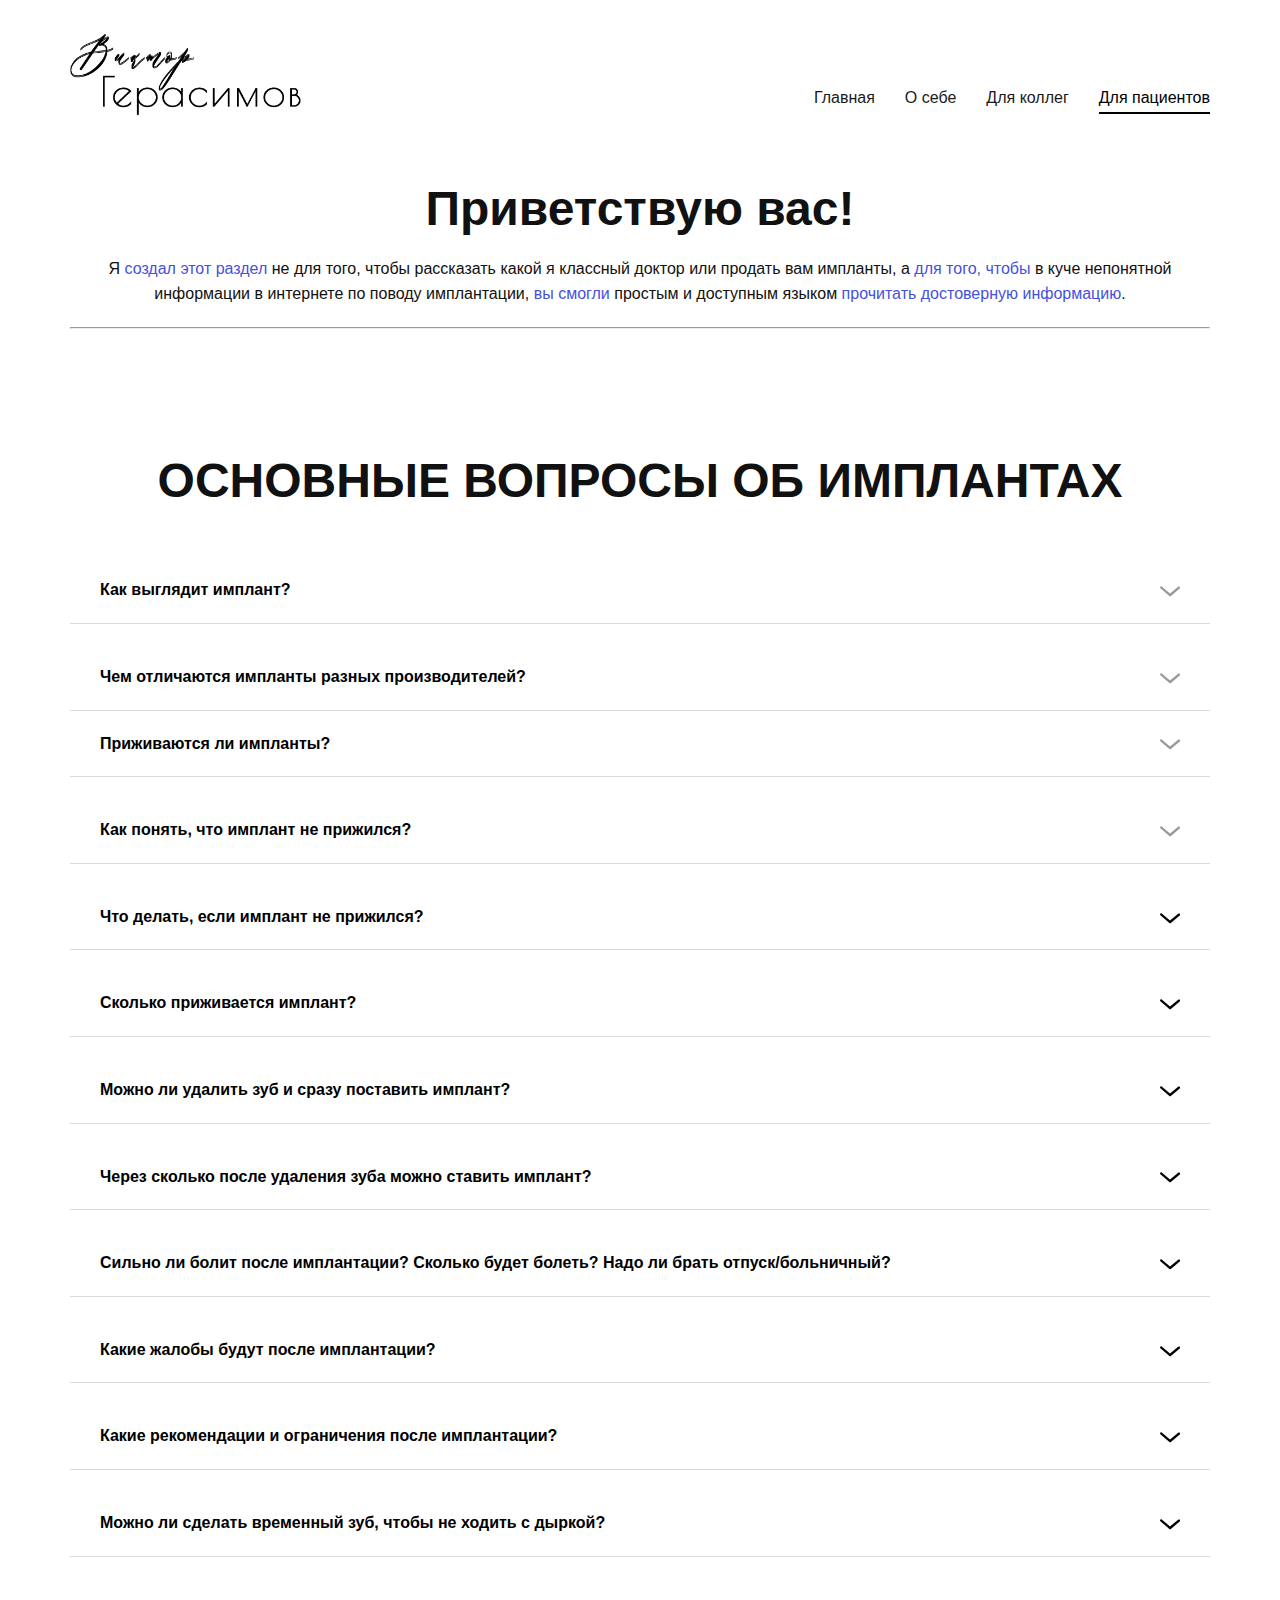
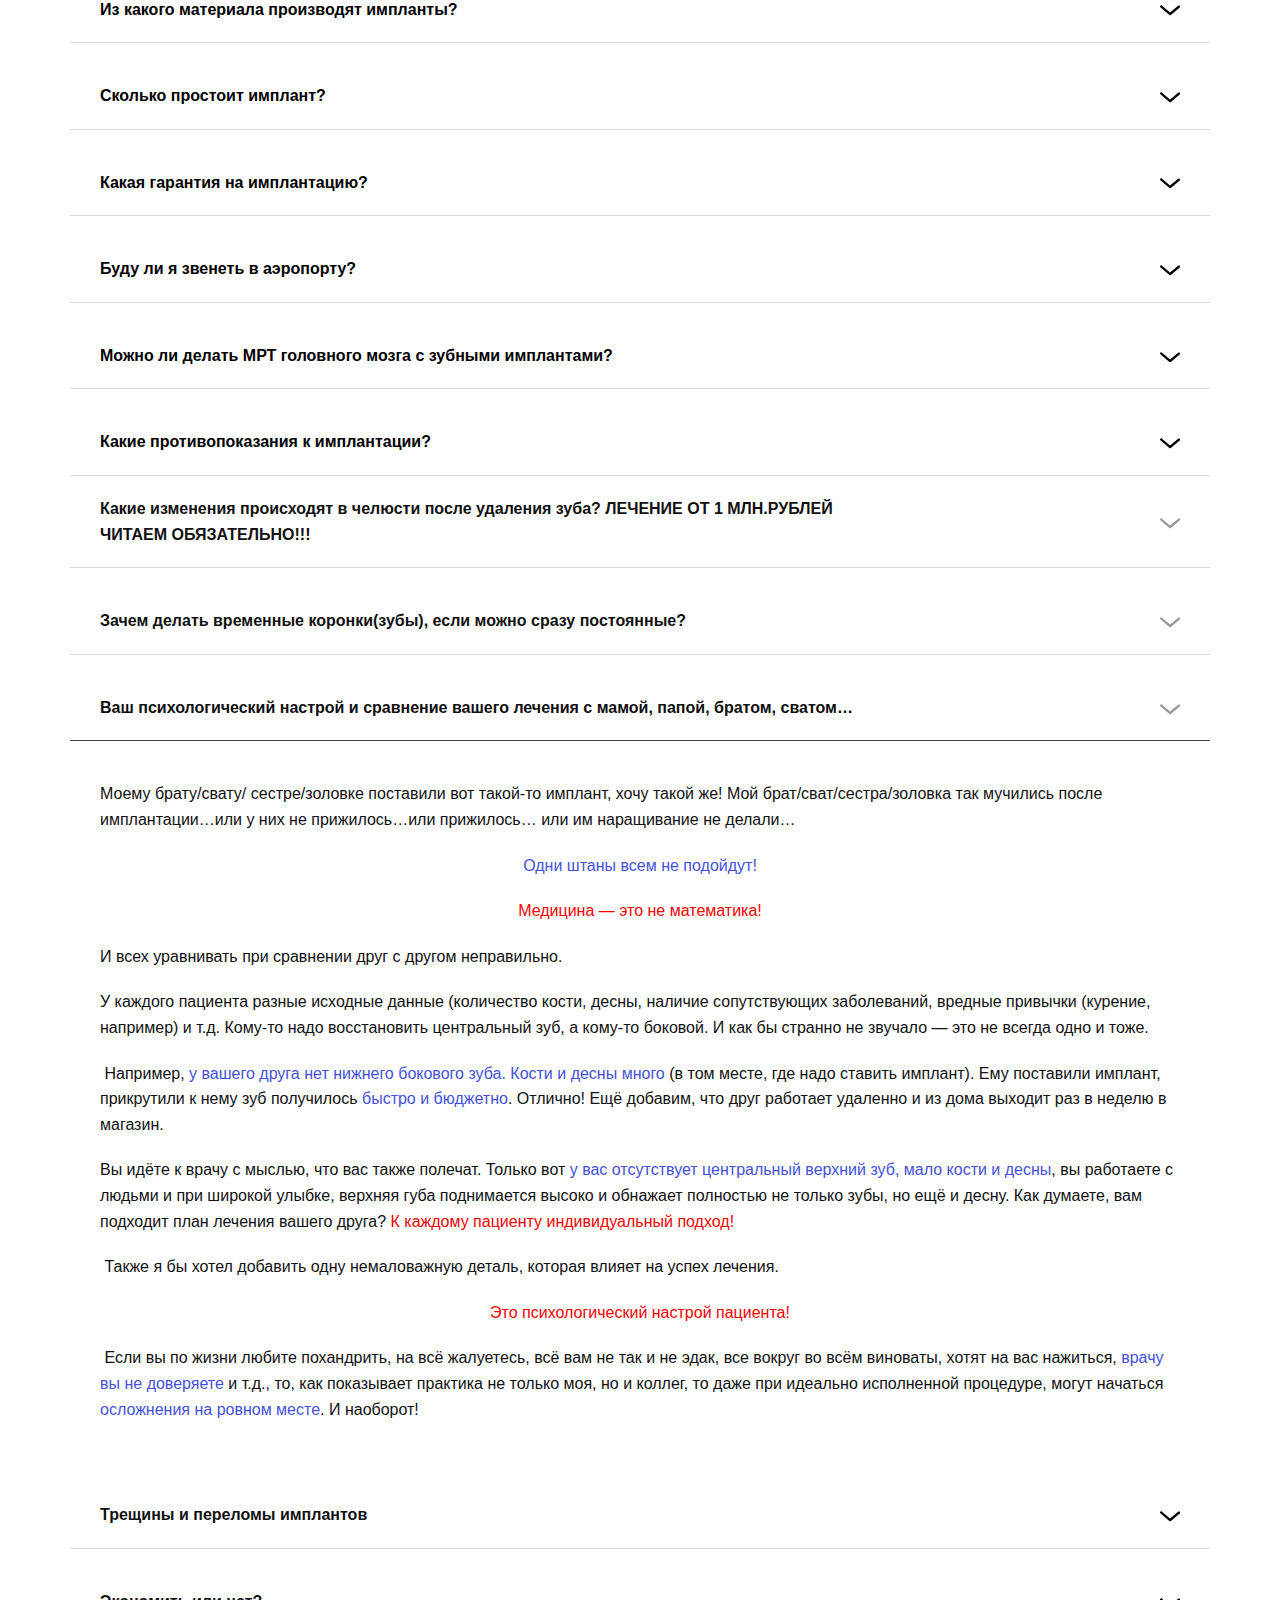
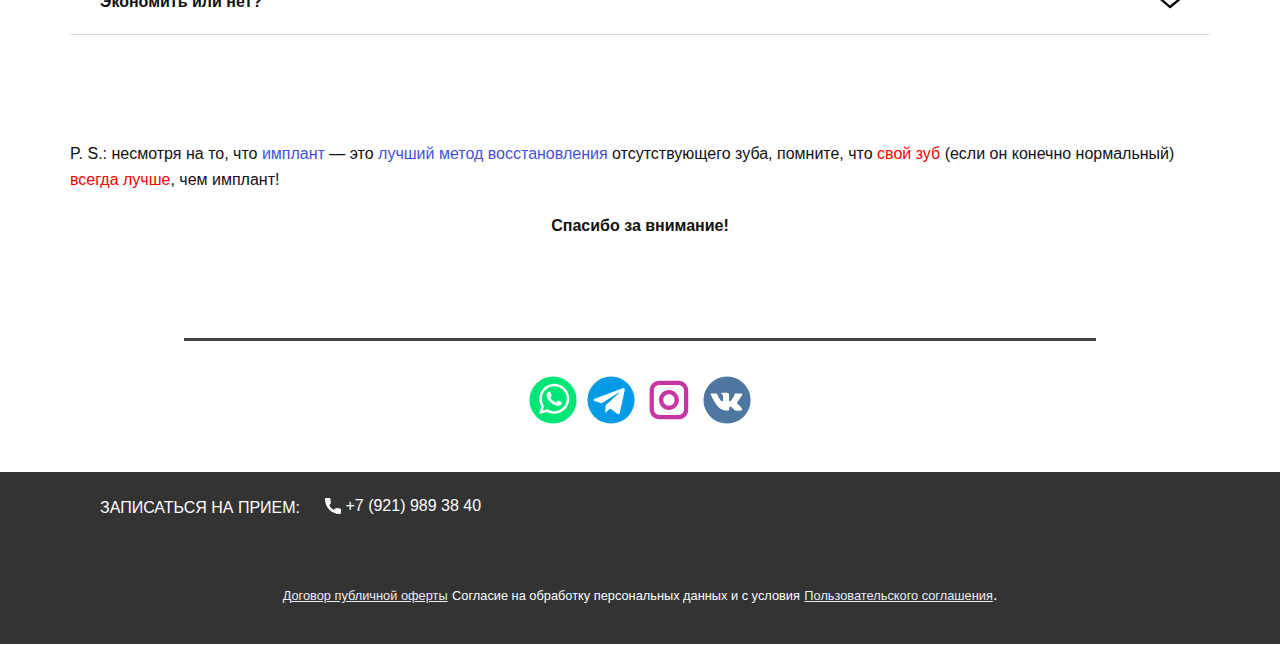
<file: Для пациентов.html>
<!DOCTYPE html>
<!-- saved from url=(0035)https://vvstom.ru/for-pacients.html -->
<html style="font-size: 16px;" lang="ru" data-redeviation-bs-uid="qjayz6g96if" class="u-responsive-xl"><head><meta http-equiv="Content-Type" content="text/html; charset=UTF-8">
    <meta name="viewport" content="width=device-width, initial-scale=1.0">
    
    <meta name="keywords" content="">
    <meta name="description" content="">
    <title>Для пациентов</title>
    <link rel="stylesheet" href="./Для пациентов_files/nicepage.css" media="screen">
<link rel="stylesheet" href="./Для пациентов_files/for-pacients.css" media="screen">
    <script class="u-script" type="text/javascript" src="./Для пациентов_files/jquery.js.Без названия" defer=""></script>
    <script class="u-script" type="text/javascript" src="./Для пациентов_files/nicepage.js.Без названия" defer=""></script>
    <meta name="generator" content="Nicepage 5.12.7, nicepage.com">
    <link id="u-theme-google-font" rel="stylesheet" href="./Для пациентов_files/css">
    
    
    
    
    
    
    <script type="application/ld+json">{
		"@context": "http://schema.org",
		"@type": "Organization",
		"name": "Виктор Герасимов",
		"logo": "images/logoVG.png"
}</script>
    <meta name="theme-color" content="#4551dd">
    <meta property="og:title" content="Для пациентов">
    <meta property="og:description" content="">
    <meta property="og:type" content="website">
  <meta data-intl-tel-input-cdn-path="intlTelInput/"><style class="redeviation-bs-style" data-name="content">/*! (c) Philipp Koenig under MS-RSL */
body>div#redeviation-bs-indicator>div{opacity:0;pointer-events:none}body>#redeviation-bs-overlay.redeviation-bs-visible,body>#redeviation-bs-sidebar.redeviation-bs-visible{opacity:1;pointer-events:auto}body.redeviation-bs-noscroll{overflow:hidden !important}body>div#redeviation-bs-indicator>div{position:absolute;transform:translate3d(-24px, 0, 0);top:0;left:0;width:24px !important;height:100%;background:rgba(0,0,0,0.5);border-radius:0 10px 10px 0;transition:opacity .3s,transform .3s;z-index:2}body>div#redeviation-bs-indicator>div>span{-webkit-mask:no-repeat center/24px;-webkit-mask-image:url(chrome-extension://jdbnofccmhefkmjbkkdkfiicjkgofkdh/img/icon-bookmark.svg);background-color:#ffffff;position:absolute;display:block;top:0;left:0;width:100%;height:100%}body>div#redeviation-bs-indicator[data-pos=right]{left:auto;right:0}body>div#redeviation-bs-indicator[data-pos=right]>div{transform:translate3d(24px, 0, 0);left:auto;right:0;border-radius:10px 0 0 10px}body>div#redeviation-bs-indicator.redeviation-bs-fullHeight>div{border-radius:0}body>div#redeviation-bs-indicator.redeviation-bs-hover>div{transform:translate3d(0, 0, 0);opacity:1}body>div#redeviation-bs-indicator[data-pos=left].redeviation-bs-has-lsb{height:100% !important;top:0 !important}body>div#redeviation-bs-indicator[data-pos=left].redeviation-bs-has-lsb>div{background:rgba(0,0,0,0)}body>div#redeviation-bs-indicator[data-pos=left].redeviation-bs-has-lsb>div>span{-webkit-mask-position-y:20px}body>#redeviation-bs-sidebar{width:350px;max-width:none;height:0;z-index:2147483646;background-color:rgba(0, 0, 0, 0.6) !important;color-scheme:auto !important;speak:none;border:none;display:block !important;transform:translate3d(-350px, 0, 0);transition:width 0s .3s,height 0s .3s,opacity .3s,transform .3s}body>#redeviation-bs-sidebar[data-pos=right]{left:auto;right:0;transform:translate3d(350px, 0, 0)}body>#redeviation-bs-sidebar.redeviation-bs-visible{width:calc(100% + 350px);height:100%;transform:translate3d(0, 0, 0);transition:opacity .3s,transform .3s}body>#redeviation-bs-sidebar.sidepanel{width:100% !important}body>#redeviation-bs-sidebar.redeviation-bs-hideMask{background:none !important}body>#redeviation-bs-sidebar.redeviation-bs-hideMask:not(.redeviation-bs-hover){width:calc(350px + 50px)}body>#redeviation-bs-overlay{width:100%;max-width:none;height:100%;z-index:2147483647;border:none;speak:none;background:rgba(0,0,0,0.5) !important;color-scheme:auto !important;transition:opacity .3s}</style></head>
  <body class="u-body u-xl-mode u-disable-duration" data-lang="ru"><header class="u-clearfix u-header" id="sec-fe69" data-animation-name="" data-animation-duration="0" data-animation-delay="0" data-animation-direction=""><div class="u-clearfix u-sheet u-sheet-1">
        <a href="https://vvstom.ru/" class="u-image u-logo u-image-1" data-image-width="409" data-image-height="143">
          <img src="./Для пациентов_files/logoVG.png" class="u-logo-image u-logo-image-1">
        </a>
        <nav class="u-menu u-menu-one-level u-offcanvas u-menu-1" data-responsive-from="XS">
          <div class="menu-collapse" style="font-size: 1rem; letter-spacing: 0px;">
            <a class="u-button-style u-custom-active-border-color u-custom-active-color u-custom-border u-custom-border-color u-custom-borders u-custom-color u-custom-hover-border-color u-custom-hover-color u-custom-left-right-menu-spacing u-custom-padding-bottom u-custom-text-active-color u-custom-text-color u-custom-text-hover-color u-custom-top-bottom-menu-spacing u-nav-link u-text-active-palette-1-base u-text-hover-palette-2-base" href="https://vvstom.ru/for-pacients.html#">
              <svg class="u-svg-link" viewBox="0 0 24 24"><use xmlns:xlink="http://www.w3.org/1999/xlink" xlink:href="#menu-hamburger"></use></svg>
              <svg class="u-svg-content" version="1.1" id="menu-hamburger" viewBox="0 0 16 16" x="0px" y="0px" xmlns:xlink="http://www.w3.org/1999/xlink" xmlns="http://www.w3.org/2000/svg"><g><rect y="1" width="16" height="2"></rect><rect y="7" width="16" height="2"></rect><rect y="13" width="16" height="2"></rect>
</g></svg>
            </a>
          </div>
          <div class="u-custom-menu u-nav-container">
            <ul class="u-nav u-spacing-30 u-unstyled u-nav-1"><li class="u-nav-item"><a class="u-border-2 u-border-active-black u-border-hover-black u-border-no-left u-border-no-right u-border-no-top u-button-style u-nav-link u-text-active-black u-text-grey-90 u-text-hover-grey-90" href="https://vvstom.ru/main.html" style="padding: 6px 0px;">Главная</a>
</li><li class="u-nav-item"><a class="u-border-2 u-border-active-black u-border-hover-black u-border-no-left u-border-no-right u-border-no-top u-button-style u-nav-link u-text-active-black u-text-grey-90 u-text-hover-grey-90" href="https://vvstom.ru/o-sebe.html" style="padding: 6px 0px;">О себе</a>
</li><li class="u-nav-item"><a class="u-border-2 u-border-active-black u-border-hover-black u-border-no-left u-border-no-right u-border-no-top u-button-style u-nav-link u-text-active-black u-text-grey-90 u-text-hover-grey-90" href="https://vvstom.ru/for-collegs.html" style="padding: 6px 0px;">Для коллег</a>
</li><li class="u-nav-item"><a class="u-border-2 u-border-active-black u-border-hover-black u-border-no-left u-border-no-right u-border-no-top u-button-style u-nav-link u-text-active-black u-text-grey-90 u-text-hover-grey-90 active" href="https://vvstom.ru/for-pacients.html" style="padding: 6px 0px;">Для пациентов</a>
</li></ul>
          </div>
          <div class="u-custom-menu u-nav-container-collapse">
            <div class="u-black u-border-2 u-border-grey-75 u-container-style u-inner-container-layout u-opacity u-opacity-80 u-sidenav u-sidenav-1" data-offcanvas-width="351">
              <div class="u-inner-container-layout u-sidenav-overflow">
                <div class="u-menu-close"></div>
                <ul class="u-align-center u-nav u-popupmenu-items u-unstyled u-nav-2"><li class="u-nav-item"><a class="u-button-style u-nav-link" href="https://vvstom.ru/main.html">Главная</a>
</li><li class="u-nav-item"><a class="u-button-style u-nav-link" href="https://vvstom.ru/o-sebe.html">О себе</a>
</li><li class="u-nav-item"><a class="u-button-style u-nav-link" href="https://vvstom.ru/for-collegs.html">Для коллег</a>
</li><li class="u-nav-item"><a class="u-button-style u-nav-link active" href="https://vvstom.ru/for-pacients.html">Для пациентов</a>
</li></ul>
              </div>
            </div>
            <div class="u-black u-menu-overlay u-opacity u-opacity-70"></div>
          </div>
        <style class="offcanvas-style">            .u-offcanvas .u-sidenav { flex-basis: 351px !important; }            .u-offcanvas:not(.u-menu-open-right) .u-sidenav { margin-left: -351px; }            .u-offcanvas.u-menu-open-right .u-sidenav { margin-right: -351px; }            @keyframes menu-shift-left    { from { left: 0;        } to { left: 351px;  } }            @keyframes menu-unshift-left  { from { left: 351px;  } to { left: 0;        } }            @keyframes menu-shift-right   { from { right: 0;       } to { right: 351px; } }            @keyframes menu-unshift-right { from { right: 351px; } to { right: 0;       } }            </style></nav>
      </div></header>
    <section class="u-clearfix u-section-1" id="sec-7b8b">
      <div class="u-clearfix u-sheet u-valign-middle-lg u-sheet-1">
        <div class="fr-view u-align-center u-clearfix u-rich-text u-text u-text-1">
          <h1 style="text-align: center;">Приветствую вас!</h1>
          <p id="isPasted">Я <span class="u-text-palette-1-base">создал этот раздел</span> не для того, чтобы рассказать какой я классный доктор или продать вам импланты, а <span class="u-text-palette-1-base">для того, чтобы</span> в куче непонятной информации в интернете по поводу имплантации, <span class="u-text-palette-1-base">вы смогли</span> простым и доступным языком <span class="u-text-palette-1-base">прочитать достоверную информацию</span>.
          </p>
          <hr>
          <p id="isPasted">
            <br>
          </p>
        </div>
      </div>
    </section>
    <section class="u-align-center u-clearfix u-section-2" id="sec-3d89">
      <div class="u-clearfix u-sheet u-sheet-1">
        <h2 class="u-text u-text-default u-text-1">Основные вопросы об имплантах</h2>
        <p class="u-text u-text-2"></p>
        <div class="u-accordion u-collapsed-by-default u-expanded-width u-faq u-spacing-20 u-accordion-1">
          <div class="u-accordion-item">
            <a class="u-accordion-link u-border-1 u-border-active-grey-75 u-border-grey-15 u-border-hover-grey-75 u-border-no-left u-border-no-right u-border-no-top u-button-style u-text-black u-accordion-link-1" id="link-accordion-6327" aria-controls="accordion-6327" aria-selected="false">
              <span class="u-accordion-link-text"> Как выглядит имплант?</span><span class="u-accordion-link-icon u-icon u-text-black u-icon-1"><svg class="u-svg-link" preserveAspectRatio="xMidYMin slice" viewBox="0 0 16 16" style=""><use xmlns:xlink="http://www.w3.org/1999/xlink" xlink:href="#svg-8021"></use></svg><svg class="u-svg-content" viewBox="0 0 16 16" x="0px" y="0px" id="svg-8021" style=""><path d="M8,10.7L1.6,5.3c-0.4-0.4-1-0.4-1.3,0c-0.4,0.4-0.4,0.9,0,1.3l7.2,6.1c0.1,0.1,0.4,0.2,0.6,0.2s0.4-0.1,0.6-0.2l7.1-6
	c0.4-0.4,0.4-0.9,0-1.3c-0.4-0.4-1-0.4-1.3,0L8,10.7z"></path></svg></span>
            </a>
            <div class="u-accordion-pane u-container-style u-accordion-pane-1" id="accordion-6327" aria-labelledby="link-accordion-6327">
              <div class="u-container-layout u-container-layout-1">
                <div class="fr-view u-clearfix u-rich-text u-text">
                  <p style="box-sizing: border-box; margin-top: 20px; margin-right: 0px; margin-bottom: 20px; margin-left: 0px; padding: 0px; color: rgb(17, 17, 17); font-family: &quot;Open Sans&quot;, sans-serif; font-size: 16px; font-style: normal; font-variant-ligatures: normal; font-variant-caps: normal; font-weight: normal; letter-spacing: normal; orphans: 2; text-align: center; text-indent: 0px; text-transform: none; white-space: normal; widows: 2; word-spacing: 0px; -webkit-text-stroke-width: 0px; background-color: rgb(255, 255, 255); text-decoration-style: initial; text-decoration-color: initial; -webkit-user-drag: element !important; user-select: text !important; outline: 0px !important; cursor: text !important; pointer-events: auto !important;">
                    <br>
                  </p>
                  <p style="box-sizing: border-box; margin-top: 20px; margin-right: 0px; margin-bottom: 20px; margin-left: 0px; padding: 0px; color: rgb(17, 17, 17); font-family: &quot;Open Sans&quot;, sans-serif; font-size: 16px; font-style: normal; font-variant-ligatures: normal; font-variant-caps: normal; font-weight: normal; letter-spacing: normal; orphans: 2; text-align: center; text-indent: 0px; text-transform: none; white-space: normal; widows: 2; word-spacing: 0px; -webkit-text-stroke-width: 0px; background-color: rgb(255, 255, 255); text-decoration-style: initial; text-decoration-color: initial; -webkit-user-drag: element !important; user-select: text !important; outline: 0px !important; cursor: text !important; pointer-events: auto !important;">
                    <img src="./Для пациентов_files/1.jpg" width="540" style="width: 540px;" class="fr-dib fr-fic">
                  </p>
                  <p style="box-sizing: border-box; margin-top: 20px; margin-right: 0px; margin-bottom: 20px; margin-left: 0px; padding: 0px; color: rgb(17, 17, 17); font-family: &quot;Open Sans&quot;, sans-serif; font-size: 16px; font-style: normal; font-variant-ligatures: normal; font-variant-caps: normal; font-weight: normal; letter-spacing: normal; orphans: 2; text-align: center; text-indent: 0px; text-transform: none; white-space: normal; widows: 2; word-spacing: 0px; -webkit-text-stroke-width: 0px; background-color: rgb(255, 255, 255); text-decoration-style: initial; text-decoration-color: initial; -webkit-user-drag: element !important; user-select: text !important; outline: 0px !important; cursor: text !important; pointer-events: auto !important;">Слева-направо: шуруп(имплант), переходник, винт и зуб(коронка)</p>
                  <p>
                    <br>
                  </p>
                  <p style="text-align: center;">
                    <img src="./Для пациентов_files/implant-client02.jpg" width="570" align="center" style="width: 829px;" class="fr-dii fr-fic">
                  </p>
                  <p>
                    <br>
                  </p>
                </div>
              </div>
            </div>
          </div>
          <div class="u-accordion-item">
            <a class="u-accordion-link u-border-1 u-border-active-grey-75 u-border-grey-15 u-border-hover-grey-75 u-border-no-left u-border-no-right u-border-no-top u-button-style u-text-black u-accordion-link-2" id="link-accordion-4aab" aria-controls="accordion-4aab" aria-selected="false">
              <span class="u-accordion-link-text"> Чем отличаются импланты разных производителей?</span><span class="u-accordion-link-icon u-icon u-text-black u-icon-2"><svg class="u-svg-link" preserveAspectRatio="xMidYMin slice" viewBox="0 0 16 16" style=""><use xmlns:xlink="http://www.w3.org/1999/xlink" xlink:href="#svg-3470"></use></svg><svg class="u-svg-content" viewBox="0 0 16 16" x="0px" y="0px" id="svg-3470" style=""><path d="M8,10.7L1.6,5.3c-0.4-0.4-1-0.4-1.3,0c-0.4,0.4-0.4,0.9,0,1.3l7.2,6.1c0.1,0.1,0.4,0.2,0.6,0.2s0.4-0.1,0.6-0.2l7.1-6
	c0.4-0.4,0.4-0.9,0-1.3c-0.4-0.4-1-0.4-1.3,0L8,10.7z"></path></svg></span>
            </a>
            <div class="u-accordion-pane u-container-style u-accordion-pane-2" id="accordion-4aab" aria-labelledby="link-accordion-4aab">
              <div class="u-container-layout u-container-layout-2">
                <div class="fr-view u-clearfix u-rich-text u-text">
                  <p>На сегодняшний день имплантов на нашем рынке представлено огромное множество. Не побоюсь даже сравнить рынок зубных имплантов с рынком автомобилей. Существуют десятки фирм-производителей имплантов, и каждая из них выпускает по несколько моделей имплантов разного размера и диаметра!</p>
                  <p style="text-align: center;">
                    <img src="./Для пациентов_files/2.5.jpg" width="540" style="width: 767px;" class="fr-dib fr-fic">
                  </p>
                  <p style="text-align: center;">На фото малая часть существующих на рынке имплантов.</p>
                  <p id="isPasted">Пример: Фирма АБВ выпускает 5 разных имплантов (по форме) :111/222/333/444/555.</p>
                  <p>Диаметры имплантов: 3.0/3.5/4.0/4.5/5.0/6.0</p>
                  <p>Длина имплантов(мм): 6/7/8/10/12/14/16.</p>
                  <p>Итого: имплант АБВ 444, 4.5*10.</p>
                  <p>Так врачи подбирают подходящий имплант после внимательного просмотра снимка пациента - компьютерной томограммы.</p>
                  <p>Кроме фирмы АБВ, есть ещё БВГ, ВГД, ГДЕ, ДЕЖ … и многие другие.</p>
                  <p>
                    <br>
                  </p>
                  <p>Импланты различаются:</p>
                  <p>&nbsp;- <span class="u-text-palette-1-base">по форме</span>: (структура резьбы; наличие/отсутствие полированной шейки; разное строение внутренней части импланта, в которую вкручивается зуб (ЭТО САМОЕ ВАЖНОЕ МЕСТО, которое определяет необходимый уровень погружения конкретного импланта в кость и от этого сильно зависит долгосрочный результат лечения).
                  </p>
                  <p style="text-align: center;">
                    <img src="./Для пациентов_files/3.jpg" width="540" style="width: 540px;" class="fr-dib fr-fic">
                  </p>
                  <p id="isPasted">- <span class="u-text-palette-1-base">размерами</span> (длинами и диаметрами): большинство размеров имплантов у различных производителей схожи, но у некоторых есть короткие и узкие импланты, которых нет у других. А такие импланты порой дают возможность избежать наращиваний или вообще кроме них ничего другого нельзя поставить в принципе.
                  </p>
                  <p>&nbsp;- <span class="u-text-palette-1-base">чистотой очистки титана</span> и наносимым поверх импланта <span class="u-text-palette-1-base">покрытием</span>, которое влияет на приживляемость.
                  </p>
                  <p>- <span class="u-text-palette-1-base">наличием&nbsp;</span>удобного и <span class="u-text-palette-1-base">качественного сопутствующего оборудования</span>: начиная от набора свёрел и заканчивая множеством железок и переходников, необходимых для изготовления зуба и непосредственно входящих в его состав.
                  </p>
                  <p style="text-align: center;">
                    <img src="./Для пациентов_files/3.5.jpg" width="540" style="width: 540px;" class="fr-dib fr-fic">
                  </p>
                  <p style="text-align: center;">ОНИ ВСЕ РАЗНЫЕ У РАЗНЫХ ПРОИЗВОДИТЕЛЕЙ! И ПО КАЧЕСТВУ В ТОМ ЧИСЛЕ!</p>
                  <p>- <span class="u-text-palette-1-base">количеством лет существования на рынке производителя, его репутацией, гарантийным обслуживанием.</span>
                  </p>
                </div>
              </div>
            </div>
          </div>
        </div>
        <div class="u-accordion u-collapsed-by-default u-expanded-width u-faq u-spacing-20 u-accordion-2">
          <div class="u-accordion-item">
            <a class="u-accordion-link u-border-1 u-border-active-grey-75 u-border-grey-15 u-border-hover-grey-75 u-border-no-left u-border-no-right u-border-no-top u-button-style u-text-black u-accordion-link-3" id="link-accordion-4aab" aria-controls="accordion-4aab" aria-selected="false">
              <span class="u-accordion-link-text"> Приживаются ли импланты?&nbsp;</span><span class="u-accordion-link-icon u-icon u-text-black u-icon-3"><svg class="u-svg-link" preserveAspectRatio="xMidYMin slice" viewBox="0 0 16 16" style=""><use xmlns:xlink="http://www.w3.org/1999/xlink" xlink:href="#svg-3470"></use></svg><svg class="u-svg-content" viewBox="0 0 16 16" x="0px" y="0px" id="svg-3470" style=""><path d="M8,10.7L1.6,5.3c-0.4-0.4-1-0.4-1.3,0c-0.4,0.4-0.4,0.9,0,1.3l7.2,6.1c0.1,0.1,0.4,0.2,0.6,0.2s0.4-0.1,0.6-0.2l7.1-6
	c0.4-0.4,0.4-0.9,0-1.3c-0.4-0.4-1-0.4-1.3,0L8,10.7z"></path></svg></span>
            </a>
            <div class="u-accordion-pane u-container-style u-accordion-pane-3" id="accordion-4aab" aria-labelledby="link-accordion-4aab">
              <div class="u-container-layout u-container-layout-3">
                <div class="fr-view u-clearfix u-rich-text u-text">
                  <p>Да, конечно!</p>
                  <p>
                    <span style="font-weight: 700;">НО:</span> если у вас нет противопоказаний к имплантации по состоянию здоровья.
                  </p>
                  <p>&nbsp;Явление сращивания титана с костью открыли в 1952 году, а первый имплант человеку установили в 1965 году. Итого получается импланты ставят уже 58 лет! <span class="u-text-palette-1-base">Процент приживления имплантов 97%</span>. То есть из 100 штук 3 могут не прижиться. Это не означает, что у вас испортилась челюсть и теперь всё, пиши-пропало! Это означает, что кость не вросла в имплант. Между имплантом и костью проросла десна и поэтому имплант начинает шататься. У кого-то раньше у кого-то позже. Срок неприживления от 5-7 дня после имплантации до того момента, как доктор начнёт что-то к импланту прикручивать-откручивать и в этот момент имплант выкрутится.
                  </p>
                </div>
              </div>
            </div>
          </div>
          <div class="u-accordion-item">
            <a class="u-accordion-link u-border-1 u-border-active-grey-75 u-border-grey-15 u-border-hover-grey-75 u-border-no-left u-border-no-right u-border-no-top u-button-style u-text-black u-accordion-link-4" id="link-accordion-eb1f" aria-controls="accordion-eb1f" aria-selected="false">
              <span class="u-accordion-link-text"> Как понять, что имплант не прижился?&nbsp;</span><span class="u-accordion-link-icon u-icon u-text-black u-icon-4"><svg class="u-svg-link" preserveAspectRatio="xMidYMin slice" viewBox="0 0 16 16" style=""><use xmlns:xlink="http://www.w3.org/1999/xlink" xlink:href="#svg-e07d"></use></svg><svg class="u-svg-content" viewBox="0 0 16 16" x="0px" y="0px" id="svg-e07d" style=""><path d="M8,10.7L1.6,5.3c-0.4-0.4-1-0.4-1.3,0c-0.4,0.4-0.4,0.9,0,1.3l7.2,6.1c0.1,0.1,0.4,0.2,0.6,0.2s0.4-0.1,0.6-0.2l7.1-6
	c0.4-0.4,0.4-0.9,0-1.3c-0.4-0.4-1-0.4-1.3,0L8,10.7z"></path></svg></span>
            </a>
            <div class="u-accordion-pane u-container-style u-accordion-pane-4" id="accordion-eb1f" aria-labelledby="link-accordion-eb1f">
              <div class="u-container-layout u-container-layout-4">
                <div class="fr-view u-clearfix u-rich-text u-text">
                  <ul id="isPasted">
                    <li>Если после имплантации в течение 7-14 дней остаются ноющие боли, то скорее всего имплант не приживается (если конечно не повреждены соседние зубы, нервы и т.д.).</li>
                    <li>Не прижившийся имплант может не болеть, но при первом прикручивании/откручивании переходников к нему, он выкрутится.</li>
                  </ul>
                  <p>Примеры:</p>
                  <p>
                    <img src="./Для пациентов_files/4.jpg" width="540" style="width: 540px;" class="fr-dib fr-fic">
                  </p>
                  <p>
                    <img src="./Для пациентов_files/5.jpg" width="540" style="width: 540px;" class="fr-dib fr-fic">
                  </p>
                </div>
              </div>
            </div>
          </div>
          <div class="u-accordion-item">
            <a class="u-accordion-link u-border-1 u-border-active-grey-75 u-border-grey-15 u-border-hover-grey-75 u-border-no-left u-border-no-right u-border-no-top u-button-style u-text-black u-accordion-link-5" id="link-69af" aria-controls="69af" aria-selected="false">
              <span class="u-accordion-link-text"> Что делать, если имплант не прижился?</span><span class="u-accordion-link-icon u-icon u-text-black u-icon-5"><svg class="u-svg-link" preserveAspectRatio="xMidYMin slice" viewBox="0 0 16 16" style=""><use xmlns:xlink="http://www.w3.org/1999/xlink" xlink:href="#svg-5c82"></use></svg><svg class="u-svg-content" viewBox="0 0 16 16" x="0px" y="0px" id="svg-5c82"><path d="M8,10.7L1.6,5.3c-0.4-0.4-1-0.4-1.3,0c-0.4,0.4-0.4,0.9,0,1.3l7.2,6.1c0.1,0.1,0.4,0.2,0.6,0.2s0.4-0.1,0.6-0.2l7.1-6
	c0.4-0.4,0.4-0.9,0-1.3c-0.4-0.4-1-0.4-1.3,0L8,10.7z"></path></svg></span>
            </a>
            <div class="u-accordion-pane u-container-style u-accordion-pane-5" id="69af" aria-labelledby="link-69af">
              <div class="u-container-layout u-container-layout-5">
                <div class="fr-view u-clearfix u-rich-text u-text">
                  <p>
                    <span style="font-weight: 700;">НЕ ПАНИКОВАТЬ! </span>Необходимо выкрутить имплант (это легко и не больно (с анестезией естественно), вычистить десну, подождать 3 месяца, сделать новый
                  </p>
                  <p>кт-снимок и поставить заново новый имплант.</p>
                </div>
              </div>
            </div>
          </div>
          <div class="u-accordion-item">
            <a class="u-accordion-link u-border-1 u-border-active-grey-75 u-border-grey-15 u-border-hover-grey-75 u-border-no-left u-border-no-right u-border-no-top u-button-style u-text-black u-accordion-link-6" id="link-05a9" aria-controls="05a9" aria-selected="false">
              <span class="u-accordion-link-text"> Сколько приживается имплант?&nbsp;</span><span class="u-accordion-link-icon u-icon u-text-black u-icon-6"><svg class="u-svg-link" preserveAspectRatio="xMidYMin slice" viewBox="0 0 16 16" style=""><use xmlns:xlink="http://www.w3.org/1999/xlink" xlink:href="#svg-26e1"></use></svg><svg class="u-svg-content" viewBox="0 0 16 16" x="0px" y="0px" id="svg-26e1"><path d="M8,10.7L1.6,5.3c-0.4-0.4-1-0.4-1.3,0c-0.4,0.4-0.4,0.9,0,1.3l7.2,6.1c0.1,0.1,0.4,0.2,0.6,0.2s0.4-0.1,0.6-0.2l7.1-6
	c0.4-0.4,0.4-0.9,0-1.3c-0.4-0.4-1-0.4-1.3,0L8,10.7z"></path></svg></span>
            </a>
            <div class="u-accordion-pane u-container-style u-accordion-pane-6" id="05a9" aria-labelledby="link-05a9">
              <div class="u-container-layout u-container-layout-6">
                <div class="fr-view u-clearfix u-rich-text u-text">
                  <p>Минимальный срок приживления импланта: 3-4 месяца.</p>
                </div>
              </div>
            </div>
          </div>
          <div class="u-accordion-item">
            <a class="u-accordion-link u-border-1 u-border-active-grey-75 u-border-grey-15 u-border-hover-grey-75 u-border-no-left u-border-no-right u-border-no-top u-button-style u-text-black u-accordion-link-7" id="link-8f0b" aria-controls="8f0b" aria-selected="false">
              <span class="u-accordion-link-text"> Можно ли удалить зуб и сразу поставить имплант?</span><span class="u-accordion-link-icon u-icon u-text-black u-icon-7"><svg class="u-svg-link" preserveAspectRatio="xMidYMin slice" viewBox="0 0 16 16" style=""><use xmlns:xlink="http://www.w3.org/1999/xlink" xlink:href="#svg-2e4f"></use></svg><svg class="u-svg-content" viewBox="0 0 16 16" x="0px" y="0px" id="svg-2e4f"><path d="M8,10.7L1.6,5.3c-0.4-0.4-1-0.4-1.3,0c-0.4,0.4-0.4,0.9,0,1.3l7.2,6.1c0.1,0.1,0.4,0.2,0.6,0.2s0.4-0.1,0.6-0.2l7.1-6
	c0.4-0.4,0.4-0.9,0-1.3c-0.4-0.4-1-0.4-1.3,0L8,10.7z"></path></svg></span>
            </a>
            <div class="u-accordion-pane u-container-style u-accordion-pane-7" id="8f0b" aria-labelledby="link-8f0b">
              <div class="u-container-layout u-container-layout-7">
                <div class="fr-view u-clearfix u-rich-text u-text">
                  <p>
                    <span class="u-text-palette-1-base">Да, такое возможно, но не всегда.</span> Чтобы ответить на этот вопрос, необходимо сначала посмотреть кт-снимок этого зуба. Оценить есть ли на нём воспаление? Если есть, то насколько оно большое? Достаточно ли кости, чтобы поставить сразу имплант или недостаточно? Далее… на сколько будет сложным удаление? 5 минут или 2 часа? Все эти моменты влияют на ответ.
                  </p>
                </div>
              </div>
            </div>
          </div>
          <div class="u-accordion-item">
            <a class="u-accordion-link u-border-1 u-border-active-grey-75 u-border-grey-15 u-border-hover-grey-75 u-border-no-left u-border-no-right u-border-no-top u-button-style u-text-black u-accordion-link-8" id="link-920f" aria-controls="920f" aria-selected="false">
              <span class="u-accordion-link-text"> Через сколько после удаления зуба можно ставить
имплант?</span><span class="u-accordion-link-icon u-icon u-text-black u-icon-8"><svg class="u-svg-link" preserveAspectRatio="xMidYMin slice" viewBox="0 0 16 16" style=""><use xmlns:xlink="http://www.w3.org/1999/xlink" xlink:href="#svg-37ed"></use></svg><svg class="u-svg-content" viewBox="0 0 16 16" x="0px" y="0px" id="svg-37ed"><path d="M8,10.7L1.6,5.3c-0.4-0.4-1-0.4-1.3,0c-0.4,0.4-0.4,0.9,0,1.3l7.2,6.1c0.1,0.1,0.4,0.2,0.6,0.2s0.4-0.1,0.6-0.2l7.1-6
	c0.4-0.4,0.4-0.9,0-1.3c-0.4-0.4-1-0.4-1.3,0L8,10.7z"></path></svg></span>
            </a>
            <div class="u-accordion-pane u-container-style u-accordion-pane-8" id="920f" aria-labelledby="link-920f">
              <div class="u-container-layout u-container-layout-8">
                <div class="fr-view u-clearfix u-rich-text u-text">
                  <p>Через 3 месяца</p>
                </div>
              </div>
            </div>
          </div>
          <div class="u-accordion-item">
            <a class="u-accordion-link u-border-1 u-border-active-grey-75 u-border-grey-15 u-border-hover-grey-75 u-border-no-left u-border-no-right u-border-no-top u-button-style u-text-black u-accordion-link-9" id="link-6202" aria-controls="6202" aria-selected="false">
              <span class="u-accordion-link-text"> Сильно ли болит после имплантации? Сколько будет
болеть? Надо ли брать отпуск/больничный?</span><span class="u-accordion-link-icon u-icon u-text-black u-icon-9"><svg class="u-svg-link" preserveAspectRatio="xMidYMin slice" viewBox="0 0 16 16" style=""><use xmlns:xlink="http://www.w3.org/1999/xlink" xlink:href="#svg-9d34"></use></svg><svg class="u-svg-content" viewBox="0 0 16 16" x="0px" y="0px" id="svg-9d34"><path d="M8,10.7L1.6,5.3c-0.4-0.4-1-0.4-1.3,0c-0.4,0.4-0.4,0.9,0,1.3l7.2,6.1c0.1,0.1,0.4,0.2,0.6,0.2s0.4-0.1,0.6-0.2l7.1-6
	c0.4-0.4,0.4-0.9,0-1.3c-0.4-0.4-1-0.4-1.3,0L8,10.7z"></path></svg></span>
            </a>
            <div class="u-accordion-pane u-container-style u-accordion-pane-9" id="6202" aria-labelledby="link-6202">
              <div class="u-container-layout u-container-layout-9">
                <div class="fr-view u-clearfix u-rich-text u-text">
                  <p>Как правило, <span class="u-text-palette-1-base">сильных болей после имплантации нет!</span> Может поднывать место имплантации в течении 1-5 дней. С этим с легкостью справится таблетка обезболивающего. <span class="u-text-palette-1-base">А бывает, что не болит вообще!</span> По ощущениям, установка импланта переносится легче, чем, например, удаление бокового зуба. Необходимости брать отпуск/больничный нет в случае, если вам не предстоит поставить сразу много имплантов (10 и более) и/или делать ещё дополнительные объемные процедуры по наращиванию кости.
                  </p>
                </div>
              </div>
            </div>
          </div>
          <div class="u-accordion-item">
            <a class="u-accordion-link u-border-1 u-border-active-grey-75 u-border-grey-15 u-border-hover-grey-75 u-border-no-left u-border-no-right u-border-no-top u-button-style u-text-black u-accordion-link-10" id="link-9ad5" aria-controls="9ad5" aria-selected="false">
              <span class="u-accordion-link-text"> Какие жалобы будут после имплантации?&nbsp;</span><span class="u-accordion-link-icon u-icon u-text-black u-icon-10"><svg class="u-svg-link" preserveAspectRatio="xMidYMin slice" viewBox="0 0 16 16" style=""><use xmlns:xlink="http://www.w3.org/1999/xlink" xlink:href="#svg-b2e0"></use></svg><svg class="u-svg-content" viewBox="0 0 16 16" x="0px" y="0px" id="svg-b2e0"><path d="M8,10.7L1.6,5.3c-0.4-0.4-1-0.4-1.3,0c-0.4,0.4-0.4,0.9,0,1.3l7.2,6.1c0.1,0.1,0.4,0.2,0.6,0.2s0.4-0.1,0.6-0.2l7.1-6
	c0.4-0.4,0.4-0.9,0-1.3c-0.4-0.4-1-0.4-1.3,0L8,10.7z"></path></svg></span>
            </a>
            <div class="u-accordion-pane u-container-style u-accordion-pane-10" id="9ad5" aria-labelledby="link-9ad5">
              <div class="u-container-layout u-container-layout-10">
                <div class="fr-view u-clearfix u-rich-text u-text">
                  <ul>
                    <li>может поныть(поболеть)</li>
                    <li>может быть припухлость (не обязательно). Если она появляется, то до 3 дня может увеличиваться, а после 3 дня идёт на спад.</li>
                    <li>может быть синяк на щеке (не обязательно)</li>
                    <li>может подняться температура (крайне редко)</li>
                  </ul>
                </div>
              </div>
            </div>
          </div>
          <div class="u-accordion-item">
            <a class="u-accordion-link u-border-1 u-border-active-grey-75 u-border-grey-15 u-border-hover-grey-75 u-border-no-left u-border-no-right u-border-no-top u-button-style u-text-black u-accordion-link-11" id="link-6a84" aria-controls="6a84" aria-selected="false">
              <span class="u-accordion-link-text"> Какие рекомендации и ограничения после
имплантации?&nbsp;</span><span class="u-accordion-link-icon u-icon u-text-black u-icon-11"><svg class="u-svg-link" preserveAspectRatio="xMidYMin slice" viewBox="0 0 16 16" style=""><use xmlns:xlink="http://www.w3.org/1999/xlink" xlink:href="#svg-ac6c"></use></svg><svg class="u-svg-content" viewBox="0 0 16 16" x="0px" y="0px" id="svg-ac6c"><path d="M8,10.7L1.6,5.3c-0.4-0.4-1-0.4-1.3,0c-0.4,0.4-0.4,0.9,0,1.3l7.2,6.1c0.1,0.1,0.4,0.2,0.6,0.2s0.4-0.1,0.6-0.2l7.1-6
	c0.4-0.4,0.4-0.9,0-1.3c-0.4-0.4-1-0.4-1.3,0L8,10.7z"></path></svg></span>
            </a>
            <div class="u-accordion-pane u-container-style u-accordion-pane-11" id="6a84" aria-labelledby="link-6a84">
              <div class="u-container-layout u-container-layout-11">
                <div class="fr-view u-clearfix u-rich-text u-text">
                  <ul>
                    <li id="isPasted">Как правило, после имплантации необходимо будет пропить курс антибиотиков (3-5 дней), чтобы имплант не воспалился.</li>
                    <li>&nbsp;обезболивающие (при необходимости)</li>
                    <li>в день процедуры (после неё) прикладывать что-то холодное снаружи (у щеки) в области имплантации (бутылка с замороженной водой, курица замороженная и т.д.), чтобы минимизировать отёк.</li>
                    <li>кушать можно через 2 часа, пить через 10 минут.</li>
                    <li>бани, сауны, активный спорт необходимо отложить на 3-5 дней</li>
                  </ul>
                </div>
              </div>
            </div>
          </div>
          <div class="u-accordion-item">
            <a class="u-accordion-link u-border-1 u-border-active-grey-75 u-border-grey-15 u-border-hover-grey-75 u-border-no-left u-border-no-right u-border-no-top u-button-style u-text-black u-accordion-link-12" id="link-f06c" aria-controls="f06c" aria-selected="false">
              <span class="u-accordion-link-text"> Можно ли сделать временный зуб, чтобы не ходить
с дыркой?&nbsp;</span><span class="u-accordion-link-icon u-icon u-text-black u-icon-12"><svg class="u-svg-link" preserveAspectRatio="xMidYMin slice" viewBox="0 0 16 16" style=""><use xmlns:xlink="http://www.w3.org/1999/xlink" xlink:href="#svg-d93b"></use></svg><svg class="u-svg-content" viewBox="0 0 16 16" x="0px" y="0px" id="svg-d93b"><path d="M8,10.7L1.6,5.3c-0.4-0.4-1-0.4-1.3,0c-0.4,0.4-0.4,0.9,0,1.3l7.2,6.1c0.1,0.1,0.4,0.2,0.6,0.2s0.4-0.1,0.6-0.2l7.1-6
	c0.4-0.4,0.4-0.9,0-1.3c-0.4-0.4-1-0.4-1.3,0L8,10.7z"></path></svg></span>
            </a>
            <div class="u-accordion-pane u-container-style u-accordion-pane-12" id="f06c" aria-labelledby="link-f06c">
              <div class="u-container-layout u-container-layout-12">
                <div class="fr-view u-clearfix u-rich-text u-text">
                  <p id="isPasted">Да. Есть несколько вариантов. Надо посмотреть какой подойдёт именно в вашем случае.</p>
                  <p>Пример:</p>
                  <p>
                    <img src="./Для пациентов_files/6.jpg" width="550" style="width: 550px;" class="fr-dib fr-fic">
                  </p>
                  <p>
                    <img src="./Для пациентов_files/7.jpg" width="550" style="width: 550px;" class="fr-dib fr-fic">
                  </p>
                  <p>
                    <img src="./Для пациентов_files/8.jpg" width="550" style="width: 550px;" class="fr-dib fr-fic">
                  </p>
                </div>
              </div>
            </div>
          </div>
          <div class="u-accordion-item">
            <a class="u-accordion-link u-border-1 u-border-active-grey-75 u-border-grey-15 u-border-hover-grey-75 u-border-no-left u-border-no-right u-border-no-top u-button-style u-text-black u-accordion-link-13" id="link-88fd" aria-controls="88fd" aria-selected="false">
              <span class="u-accordion-link-text"> Из какого материала производят импланты?</span><span class="u-accordion-link-icon u-icon u-text-black u-icon-13"><svg class="u-svg-link" preserveAspectRatio="xMidYMin slice" viewBox="0 0 16 16" style=""><use xmlns:xlink="http://www.w3.org/1999/xlink" xlink:href="#svg-b9b0"></use></svg><svg class="u-svg-content" viewBox="0 0 16 16" x="0px" y="0px" id="svg-b9b0"><path d="M8,10.7L1.6,5.3c-0.4-0.4-1-0.4-1.3,0c-0.4,0.4-0.4,0.9,0,1.3l7.2,6.1c0.1,0.1,0.4,0.2,0.6,0.2s0.4-0.1,0.6-0.2l7.1-6
	c0.4-0.4,0.4-0.9,0-1.3c-0.4-0.4-1-0.4-1.3,0L8,10.7z"></path></svg></span>
            </a>
            <div class="u-accordion-pane u-container-style u-accordion-pane-13" id="88fd" aria-labelledby="link-88fd">
              <div class="u-container-layout u-container-layout-13">
                <div class="fr-view u-clearfix u-rich-text u-text">
                  <p>Из титана</p>
                </div>
              </div>
            </div>
          </div>
          <div class="u-accordion-item">
            <a class="u-accordion-link u-border-1 u-border-active-grey-75 u-border-grey-15 u-border-hover-grey-75 u-border-no-left u-border-no-right u-border-no-top u-button-style u-text-black u-accordion-link-14" id="link-a44a" aria-controls="a44a" aria-selected="false">
              <span class="u-accordion-link-text"> Сколько простоит имплант?</span><span class="u-accordion-link-icon u-icon u-text-black u-icon-14"><svg class="u-svg-link" preserveAspectRatio="xMidYMin slice" viewBox="0 0 16 16" style=""><use xmlns:xlink="http://www.w3.org/1999/xlink" xlink:href="#svg-4d2e"></use></svg><svg class="u-svg-content" viewBox="0 0 16 16" x="0px" y="0px" id="svg-4d2e"><path d="M8,10.7L1.6,5.3c-0.4-0.4-1-0.4-1.3,0c-0.4,0.4-0.4,0.9,0,1.3l7.2,6.1c0.1,0.1,0.4,0.2,0.6,0.2s0.4-0.1,0.6-0.2l7.1-6
	c0.4-0.4,0.4-0.9,0-1.3c-0.4-0.4-1-0.4-1.3,0L8,10.7z"></path></svg></span>
            </a>
            <div class="u-accordion-pane u-container-style u-accordion-pane-14" id="a44a" aria-labelledby="link-a44a">
              <div class="u-container-layout u-container-layout-14">
                <div class="fr-view u-clearfix u-rich-text u-text">
                  <p>В идеале всю жизнь.</p>
                  <p>Смотря сколько планируете прожить:)))</p>
                  <p>На долгостояние импланта во рту влияют много факторов:</p>
                  <p>Опыт врача, правильный выбор имплантов, их количества и размеров; правильная установка импланта; наращивание кости/десны (при необходимости); изготовление временной коронки(зуба); правильно изготовленная постоянная коронка(зуб); Вы должны хорошо чистить зубы, чтобы не было налёта и зубных камней; приходить на контрольные осмотры с кт-снимком раз в год; делать чистку зубов в стоматологии по мере необходимости.</p>
                  <p>&nbsp;Если всё вышеизложенное будет исполнено по уму, тогда у вас всё будет хорошо на долгие годы!</p>
                  <p>Если нет, то можно говорить о следующих цифрах:</p>
                  <p>3-5 лет - плохой результат</p>
                  <p>10 и более лет - хороший результат</p>
                  <p>
                    <br>
                  </p>
                  <p>P.S. <span style="font-weight: 700;">
                      <span class="u-text-palette-1-base">ЕСЛИ ВЫ КУРИТЕ КАК ПАРОВОЗ, ПЬЕТЕ ЛИТРАМИ КОФЕ И НЕ ЧИСТИТЕ ЗУБЫ, ТО МОЖНО ЗАПЛАТИТЬ ХОТЬ МИЛЛИОН ДОЛЛАРОВ ЗА ИМПЛАНТ В САМОЙ ЛУЧШЕЙ КЛИНИКЕ МИРА У САМОГО УМНОГО СТОМАТОЛОГА, КОТОРЫЙ ПРИДУМАЛ СТОМАТОЛОГИЮ, И ВСЁ РАВНО У ВАС НАЧНУТСЯ ПРОБЛЕМЫ С ИМПЛАНТОМ ЧЕРЕЗ КАКОЕ-ТО ВРЕМЯ!!!</span>
                    </span>
                  </p>
                  <p>
                    <span style="font-weight: 700;">
                      <span class="u-text-palette-1-base">
                        <img src="./Для пациентов_files/9.jpg" width="550" style="width: 550px;" class="fr-dib fr-fic">
                      </span>
                    </span>
                  </p>
                  <p>
                    <img src="./Для пациентов_files/10.jpg" width="550" style="width: 550px;" class="fr-dib fr-fic">
                  </p>
                  <br>
                </div>
              </div>
            </div>
          </div>
          <div class="u-accordion-item">
            <a class="u-accordion-link u-border-1 u-border-active-grey-75 u-border-grey-15 u-border-hover-grey-75 u-border-no-left u-border-no-right u-border-no-top u-button-style u-text-black u-accordion-link-15" id="link-6c6a" aria-controls="6c6a" aria-selected="false">
              <span class="u-accordion-link-text"> Какая гарантия на имплантацию?&nbsp;</span><span class="u-accordion-link-icon u-icon u-text-black u-icon-15"><svg class="u-svg-link" preserveAspectRatio="xMidYMin slice" viewBox="0 0 16 16" style=""><use xmlns:xlink="http://www.w3.org/1999/xlink" xlink:href="#svg-6424"></use></svg><svg class="u-svg-content" viewBox="0 0 16 16" x="0px" y="0px" id="svg-6424"><path d="M8,10.7L1.6,5.3c-0.4-0.4-1-0.4-1.3,0c-0.4,0.4-0.4,0.9,0,1.3l7.2,6.1c0.1,0.1,0.4,0.2,0.6,0.2s0.4-0.1,0.6-0.2l7.1-6
	c0.4-0.4,0.4-0.9,0-1.3c-0.4-0.4-1-0.4-1.3,0L8,10.7z"></path></svg></span>
            </a>
            <div class="u-accordion-pane u-container-style u-accordion-pane-15" id="6c6a" aria-labelledby="link-6c6a">
              <div class="u-container-layout u-container-layout-15">
                <div class="fr-view u-clearfix u-rich-text u-text">
                  <p>1 год.</p>
                  <p>Можете услышать такую фразу – пожизненная гарантия на имплант. Это значит, что производитель бесплатно меняет имплант на новый.</p>
                  <p>&nbsp;Повторная имплантация либо бесплатная, либо за себестоимость, либо по полной цене. Эти условия могут отличаться в разных клиниках.</p>
                </div>
              </div>
            </div>
          </div>
          <div class="u-accordion-item">
            <a class="u-accordion-link u-border-1 u-border-active-grey-75 u-border-grey-15 u-border-hover-grey-75 u-border-no-left u-border-no-right u-border-no-top u-button-style u-text-black u-accordion-link-16" id="link-7e17" aria-controls="7e17" aria-selected="false">
              <span class="u-accordion-link-text"> Буду ли я звенеть в аэропорту?</span><span class="u-accordion-link-icon u-icon u-text-black u-icon-16"><svg class="u-svg-link" preserveAspectRatio="xMidYMin slice" viewBox="0 0 16 16" style=""><use xmlns:xlink="http://www.w3.org/1999/xlink" xlink:href="#svg-b4d9"></use></svg><svg class="u-svg-content" viewBox="0 0 16 16" x="0px" y="0px" id="svg-b4d9"><path d="M8,10.7L1.6,5.3c-0.4-0.4-1-0.4-1.3,0c-0.4,0.4-0.4,0.9,0,1.3l7.2,6.1c0.1,0.1,0.4,0.2,0.6,0.2s0.4-0.1,0.6-0.2l7.1-6
	c0.4-0.4,0.4-0.9,0-1.3c-0.4-0.4-1-0.4-1.3,0L8,10.7z"></path></svg></span>
            </a>
            <div class="u-accordion-pane u-container-style u-accordion-pane-16" id="7e17" aria-labelledby="link-7e17">
              <div class="u-container-layout u-container-layout-16">
                <div class="fr-view u-clearfix u-rich-text u-text">
                  <p>Нет</p>
                </div>
              </div>
            </div>
          </div>
          <div class="u-accordion-item">
            <a class="u-accordion-link u-border-1 u-border-active-grey-75 u-border-grey-15 u-border-hover-grey-75 u-border-no-left u-border-no-right u-border-no-top u-button-style u-text-black u-accordion-link-17" id="link-35b9" aria-controls="35b9" aria-selected="false">
              <span class="u-accordion-link-text"> Можно ли делать МРТ головного мозга с зубными имплантами?</span><span class="u-accordion-link-icon u-icon u-text-black u-icon-17"><svg class="u-svg-link" preserveAspectRatio="xMidYMin slice" viewBox="0 0 16 16" style=""><use xmlns:xlink="http://www.w3.org/1999/xlink" xlink:href="#svg-a9ca"></use></svg><svg class="u-svg-content" viewBox="0 0 16 16" x="0px" y="0px" id="svg-a9ca"><path d="M8,10.7L1.6,5.3c-0.4-0.4-1-0.4-1.3,0c-0.4,0.4-0.4,0.9,0,1.3l7.2,6.1c0.1,0.1,0.4,0.2,0.6,0.2s0.4-0.1,0.6-0.2l7.1-6
	c0.4-0.4,0.4-0.9,0-1.3c-0.4-0.4-1-0.4-1.3,0L8,10.7z"></path></svg></span>
            </a>
            <div class="u-accordion-pane u-container-style u-accordion-pane-17" id="35b9" aria-labelledby="link-35b9">
              <div class="u-container-layout u-container-layout-17">
                <div class="fr-view u-clearfix u-rich-text u-text">
                  <p>Да, можно.</p>
                </div>
              </div>
            </div>
          </div>
          <div class="u-accordion-item">
            <a class="u-accordion-link u-border-1 u-border-active-grey-75 u-border-grey-15 u-border-hover-grey-75 u-border-no-left u-border-no-right u-border-no-top u-button-style u-text-black u-accordion-link-18" id="link-bc1f" aria-controls="bc1f" aria-selected="false">
              <span class="u-accordion-link-text"> Какие противопоказания к имплантации?</span><span class="u-accordion-link-icon u-icon u-text-black u-icon-18"><svg class="u-svg-link" preserveAspectRatio="xMidYMin slice" viewBox="0 0 16 16" style=""><use xmlns:xlink="http://www.w3.org/1999/xlink" xlink:href="#svg-391b"></use></svg><svg class="u-svg-content" viewBox="0 0 16 16" x="0px" y="0px" id="svg-391b"><path d="M8,10.7L1.6,5.3c-0.4-0.4-1-0.4-1.3,0c-0.4,0.4-0.4,0.9,0,1.3l7.2,6.1c0.1,0.1,0.4,0.2,0.6,0.2s0.4-0.1,0.6-0.2l7.1-6
	c0.4-0.4,0.4-0.9,0-1.3c-0.4-0.4-1-0.4-1.3,0L8,10.7z"></path></svg></span>
            </a>
            <div class="u-accordion-pane u-container-style u-accordion-pane-18" id="bc1f" aria-labelledby="link-bc1f">
              <div class="u-container-layout u-container-layout-18">
                <div class="fr-view u-clearfix u-rich-text u-text">
                  <p>
                    <span class="u-text-custom-color-1" style="font-weight: 700;">Импланты нельзя ставить, если у вас есть следующие заболевания:</span>
                  </p>
                  <p>1. сахарный диабет с большими цифрами сахара (10 и более)</p>
                  <p>&nbsp;2. болезни крови/нарушения кроветворной функции:</p>
                  <p>&nbsp; &nbsp;лимфогранулематоз, лейкозы, гемолитические анемии, талассемия.</p>
                  <p>&nbsp;3. злокачественные опухоли</p>
                  <p>&nbsp;4. Аллергия на местные и общие анестетики, титан/цирконий.</p>
                  <p>&nbsp;5. Ревматические болезни (болезни соединительной ткани)</p>
                  <p>&nbsp; &nbsp;(Системная красная волчанка, дерматомиозит(полимиозит), системная склеродермия,</p>
                  <p>&nbsp; &nbsp;Болезнь Шегрена, псориатический артрит)</p>
                  <p>&nbsp;6. Патология костной ткани (врожденная остеопатия, дисплазия, остеонекроз)</p>
                  <p>&nbsp;7. Хроническая печеночная / почечная недостаточность.</p>
                  <p>&nbsp;8. Болезни нервной системы (психозы, неврозы, наркомания, алкоголизм, шизофрения, слабоумие, паранойя, эпилепсия)</p>
                  <p>&nbsp;9. Сифилис</p>
                  <p>10. Если у вас стоит Кардиостимулятор</p>
                  <p>11. Если вы принимаете таблетки Бисфосфонаты</p>
                </div>
              </div>
            </div>
          </div>
        </div>
        <div class="u-accordion u-collapsed-by-default u-expanded-width u-faq u-spacing-20 u-accordion-3">
          <div class="u-accordion-item">
            <a class="u-accordion-link u-border-1 u-border-active-grey-75 u-border-grey-15 u-border-hover-grey-75 u-border-no-left u-border-no-right u-border-no-top u-button-style u-text-body-color u-accordion-link-19" id="link-accordion-6327" aria-controls="accordion-6327" aria-selected="false">
              <span class="u-accordion-link-text"> Какие изменения происходят в челюсти после удаления зуба? ​ЛЕЧЕНИЕ ОТ 1 МЛН.РУБЛЕЙ<br>ЧИТАЕМ ОБЯЗАТЕЛЬНО!!!
              </span><span class="u-accordion-link-icon u-icon u-text-black u-icon-19"><svg class="u-svg-link" preserveAspectRatio="xMidYMin slice" viewBox="0 0 16 16" style=""><use xmlns:xlink="http://www.w3.org/1999/xlink" xlink:href="#svg-8021"></use></svg><svg class="u-svg-content" viewBox="0 0 16 16" x="0px" y="0px" id="svg-8021" style=""><path d="M8,10.7L1.6,5.3c-0.4-0.4-1-0.4-1.3,0c-0.4,0.4-0.4,0.9,0,1.3l7.2,6.1c0.1,0.1,0.4,0.2,0.6,0.2s0.4-0.1,0.6-0.2l7.1-6
	c0.4-0.4,0.4-0.9,0-1.3c-0.4-0.4-1-0.4-1.3,0L8,10.7z"></path></svg></span>
            </a>
            <div class="u-accordion-pane u-container-style u-accordion-pane-19" id="accordion-6327" aria-labelledby="link-accordion-6327">
              <div class="u-container-layout u-container-layout-19">
                <div class="fr-view u-align-center u-clearfix u-rich-text u-text u-text-21">
                  <p id="isPasted">
                    <span class="u-text-custom-color-1">ПОСЛЕ УДАЛЕНИЯ ЗУБА(ЗУБОВ) В ЧЕЛЮСТИ ВСЕГДА ПРОИСХОДЯТ ИЗМЕНЕНИЯ…НЕ В ЛУЧШУЮ СТОРОНУ! &nbsp;ЧЕМ ДОЛЬШЕ ВЫ БУДЕТЕ ХОДИТЬ БЕЗ ЗУБА(ЗУБОВ) ТЕМ СИЛЬНЕЕ БУДУТ ИЗМЕНЕНИЯ!</span>
                  </p>
                  <p style="text-align: left;">
                    <span class="u-text-palette-1-base">Когда&nbsp;</span>ваш собственный <span class="u-text-palette-1-base">зуб не удалён</span>, вокруг него, как правило, <span class="u-text-palette-1-base">достаточно кости и десны, уровень десны</span> (зенит зуба) примерно <span class="u-text-palette-1-base">такой же как у соседних зубов</span>, между соседними зубами десна поднимается в виде волн (десневые сосочки), которые препятствуют застреванию пищи между зубами. <span class="u-text-palette-1-base">После удаления зуба</span> происходят изменения: <span class="u-text-palette-1-base">кость и десна сужаются в ширине</span>, уровень десны может стать выше или ниже, чем у соседних зубов, <span class="u-text-palette-1-base">пропадают десневые сосочки</span>, соседние зубы и зуб с противоположной челюсти начинают <span class="u-text-palette-1-base">двигаться в сторону пустоты</span>.
                  </p>
                  <p style="text-align: center;">
                    <img src="./Для пациентов_files/11.jpg" width="540" style="width: 540px;" class="fr-dib fr-fic">
                  </p>
                  <p style="text-align: center;">
                    <img src="./Для пациентов_files/12.jpg" width="540" style="width: 540px;" class="fr-dib fr-fic">
                  </p>
                  <p style="text-align: center;">
                    <img src="./Для пациентов_files/13.jpg" width="540" style="width: 540px;" class="fr-dib fr-fic">
                  </p>
                  <p style="text-align: center;">
                    <img src="./Для пациентов_files/14.jpg" width="540" style="width: 540px;" class="fr-dib fr-fic">
                  </p>
                  <p style="text-align: center;">
                    <img src="./Для пациентов_files/15.jpg" width="540" style="width: 540px;" class="fr-dib fr-fic">
                  </p>
                  <p>
                    <span class="u-text-custom-color-1">В связи с этими изменениями, новые зубы могут выглядеть не так, как те свои, что были ранее.</span>
                  </p>
                  <p id="isPasted" style="text-align: left;">Пример:</p>
                  <p style="text-align: left;">Пациент пришел вставить боковые зубы сверху справа</p>
                  <p style="text-align: center;">
                    <img src="./Для пациентов_files/17.jpg" width="540" style="width: 540px;" class="fr-dib fr-fic">
                  </p>
                  <p style="text-align: center;">
                    <img src="./Для пациентов_files/16.jpg" width="540" style="width: 540px;" class="fr-dib fr-fic">
                  </p>
                  <p>
                    <br>
                  </p>
                  <p id="isPasted" style="text-align: left;">Печаль заключается в том, что тут дело не только в красоте (это личное дело каждого), а еще в том, что из-за таких изменений (особенно жёлтая ступенька), нагрузка при жевании еды неадекватно распределяется по зубам и могут начаться функциональные проблемы - начинает со временем скалываться керамика с коронок, вылетают пломбы, стираются зубы, оголяются корни зубов, может начать болеть височно-нижнечелюстной сустав, в нём могут появиться щелчки, к этому могут добавиться головные боли…вы будете ходить к неврологу и лечить мигрени обезболивающими таблетками, а дело оказывается в суставе и зубах.</p>
                  <p>
                    <span class="u-text-custom-color-1">Я не преувеличиваю и не пугаю вас! Так происходит.&nbsp;</span>
                  </p>
                  <p style="text-align: left;">Для пережёвывания шашлыка у нас работают <span class="u-text-custom-color-36">4 системы: зубы, десны, жевательные мышцы и височно-нижнечелюстной сустав.</span></p>
                  <p style="text-align: left;">При такой ситуации, как на картинке выше, <span class="u-text-custom-color-1">со временем не выдерживает более слабая</span> из этих систем (у каждого своя).
                  </p>
                  <p style="text-align: left;">Тогда: <span class="u-text-custom-color-36">1)</span> Либо ломаются, стираются, портятся зубы.</p>
                  <p style="text-align: left;">&nbsp; &nbsp; &nbsp; &nbsp; &nbsp; &nbsp;<span class="u-text-custom-color-36">2)</span> Либо воспаляются десны, из-за этого уходит кость вокруг зубов. Зубы хорошие, но они начинают из-за этого шататься и разъезжаться веерообразно в стороны.</p>
                  <p style="text-align: left;">&nbsp; &nbsp; &nbsp; &nbsp; &nbsp; &nbsp;<span class="u-text-custom-color-36">3)</span> Либо начинают перенапрягаться жевательные мышцы. Из-за этого может плохо открываться рот, болеть голова, может появиться асимметрия лица, могут начаться проблемы с зубами из-за перенапряжённых мышц.</p>
                  <p style="text-align: left;">&nbsp; &nbsp; &nbsp; &nbsp; &nbsp; &nbsp;<span class="u-text-custom-color-36">4)</span> Либо начинает щёлкать и болеть сустав. &nbsp;Также может болеть голова и тоже плохо открываться рот. Здесь стоматолог должен разобраться – это из-за мышц или сустава?</p>
                  <p style="text-align: left;">
                    <br>
                  </p>
                  <p id="isPasted">
                    <span class="u-text-custom-color-1">Почему так получается, как на картинке выше?</span>
                  </p>
                  <p style="text-align: left;">Пациенту удалили, например, несколько верхних правых боковых зубов.</p>
                  <p style="text-align: left;">При улыбке не видно, правда же?) Ну и отлично! Строим дачу, покупаем машину, квартиру, айфон, едем на море…Проходит несколько лет. Человек жуёт на одной стороне, зубы с которой могут начать сыпаться из-за перегрузки либо просто шашлык становится не очень удобно есть с одной стороны челюсти. Возникает желание вставить зубы. Нижние зубы при этом уже повылезали наверх. Он приходит к стоматологу и тот ему делает новые правые боковые зубы…но нижние стали длиннее поэтому новые зубы сделали короче. <span class="u-text-custom-color-1">Появилась ступенька.</span>
                  </p>
                  <p style="text-align: left;">Далее по той же схеме с другой стороны.</p>
                  <p style="text-align: left;">Либо это может идти параллельно.</p>
                  <p style="text-align: left;">
                    <span class="u-text-custom-color-1">Главная суть, что фрагментами вставляются зубы с большими временными промежутками.</span>
                  </p>
                  <p style="text-align: left;">Либо тоже самое с пломбами. В течение 20-30 лет во рту появилось много пломб, каждая делалась в разное время, стиралась, переделывалась, подгонялась одна под другую, но в целом все зубы стирались и происходили изменения.</p>
                  <p style="text-align: left;">
                    <span class="u-text-custom-color-1">В итоге пациент получает картинку как наверху или хуже.</span>
                  </p>
                  <p style="text-align: left;">Он приходит к стоматологу с жалобами из тех 4 пунктов.</p>
                  <p style="text-align: left;">А стоматолог ему говорит: “Вам, голубчик, к сожалению, больше нельзя ничего фрагментарно сделать, подлечить, подлатать. Надо теперь все зубы делать заново и одним махом, чтобы их сделать длинными как раньше, ровными и без ступенек.</p>
                  <p style="text-align: left;">
                    <span class="u-text-custom-color-1" style="font-weight: 700;">Это будет вам стоить от 1 млн рублей...”</span>
                  </p>
                  <p style="text-align: left;">Вот такая неприятная история.</p>
                  <p style="text-align: left;">&nbsp;Поведем итог этому случаю.</p>
                  <p style="text-align: center;">
                    <img src="./Для пациентов_files/17.jpg" width="539" style="width: 539px;" class="fr-dib fr-fic">
                  </p>
                  <p style="text-align: center;">Можно просто вставить зубы. Как и было сделано.</p>
                  <p style="text-align: center;">
                    <img src="./Для пациентов_files/18.jpg" width="539" style="width: 539px;" class="fr-dib fr-fic">
                  </p>
                  <p id="isPasted" style="text-align: left;">И дальше ждать последствий из тех 4 пунктов (они, кстати, уже есть, просто пока не критические для пациента)</p>
                  <p style="text-align: left;">. Справедливости ради замечу, что у кого-то эти последствия могут прийти в критическую точку образно через год, у кого-то через 5 лет. Это индивидуально.</p>
                  <p style="text-align: left;">Либо надо делать правильно сразу. Правильно – это делать ВСЕ ЗУБЫ РАЗОМ РОВНО!</p>
                  <p style="text-align: left;">К, счастью, всё можно исправить!</p>
                  <p style="text-align: left;">Если десны мало, то её надо нарастить, чтобы еда не лежала на коронках как на полке.</p>
                  <p style="text-align: left;">Если зубы криво стоят, надо поставить брекеты или элайнеры и выпрямить их.</p>
                  <p style="text-align: left;">Если уже сделаны коронки, мосты со ступеньками, то надо их переделывать.</p>
                  <p style="text-align: left;">
                    <span class="u-text-custom-color-1">Не просто узко решать проблему, а смотреть сразу на перспективу, что вообще со всеми зубами происходит!</span>
                  </p>
                  <p style="text-align: left;">
                    <br>
                  </p>
                  <p style="text-align: left;">Вот, пожалуйста, еще интересный пример из той же оперы:</p>
                  <p style="text-align: center;">
                    <img src="./Для пациентов_files/19.jpg" width="539" style="width: 539px;" class="fr-dib fr-fic">
                  </p>
                  <p id="isPasted" style="text-align: left;">У пациента сильно стёрлись 4 верхних центральных зуба.</p>
                  <p style="text-align: left;">Он идёт к стоматологу с мыслью, что сейчас 4 зуба сделает и будет всё ок!</p>
                  <p style="text-align: left;">Надо ведь просто сделать эти 4 зуба длиннее!</p>
                  <p style="text-align: left;">Остальные зубы, кстати, тоже стёрлись. Просто не так сильно, как эти.</p>
                  <p style="text-align: center;">
                    <img src="./Для пациентов_files/20.jpg" width="539" style="width: 539px;" class="fr-dib fr-fic">
                  </p>
                  <p style="text-align: center;">А давайте посмотрим внимательно.</p>
                  <p style="text-align: center;">
                    <img src="./Для пациентов_files/21.png" width="539" style="width: 539px;" class="fr-dib fr-fic">
                  </p>
                  <p id="isPasted" style="text-align: left;">Эти 4 зуба кусают стык в стык в нижние зубы.</p>
                  <p style="text-align: left;">Мы удлиняем эти 4 зуба на 3 мм, например.</p>
                  <p style="text-align: left;">Что произойдёт?</p>
                  <p style="text-align: left;">Пациент закроет рот и сомкнутся только эти 4 зуба с 6ю противоположными нижними зубами. А между всеми остальными зубами слева и справа будет щель – они не сомкнутся!</p>
                  <p>
                    <span class="u-text-custom-color-1">Чтобы починить эти 4 зуба, надо делать все зубы!!!!!</span>
                  </p>
                  <p>
                    <span class="u-text-palette-1-base">Поэтому человек приходит с мыслью восстановить 4 зуба, а уходит от стоматолога с финансовым планом на все зубы стоимостью от 1 млн. рублей!</span>
                  </p>
                  <p style="text-align: left;">
                    <br>
                  </p>
                  <p style="text-align: left;">
                    <span class="u-text-custom-color-1">Резюмируя выше сказанное, если проблемы решать не своевременно, а когда-нибудь потом, частями и с минимальными капиталовложениями, то однажды вы получите от стоматолога такой же удивительный план на полный ремонт-вставление всех зубов сразу.</span>
                  </p>
                  <p style="text-align: center;">
                    <img src="./Для пациентов_files/221.jpg" width="539" style="width: 539px;" class="fr-dib fr-fic">
                  </p>
                  <p id="isPasted">Красивый новый зуб?)))</p>
                  <p>Почему он такой?</p>
                  <p>Вот почему.</p>
                  <p>
                    <img src="./Для пациентов_files/23.jpg" width="539" style="width: 539px;" class="fr-dib fr-fic">
                  </p>
                  <p id="isPasted" style="text-align: left;">Этого зуба давно не было. Нижний вылез наверх. Сначала надо было поставить брекеты, выровнять зубы. Этот зуб опустить вниз. А потом ставить имплант и в конце делать этот зуб на имплант.</p>
                  <p style="text-align: left;">Если посмотрите на 2 следующих зуба справа от этого коротышки, то увидите, что они все разной длины и зубы снизу соответственно тоже.</p>
                  <p style="text-align: center;">
                    <span class="u-text-custom-color-1">Проблемы надо решать комплексно, а не фрагментарно!</span>
                  </p>
                  <p style="text-align: left;">
                    <br>
                  </p>
                  <p style="text-align: left;">
                    <br>
                  </p>
                  <p>
                    <br>
                  </p>
                </div>
              </div>
            </div>
          </div>
          <div class="u-accordion-item">
            <a class="u-accordion-link u-border-1 u-border-active-grey-75 u-border-grey-15 u-border-hover-grey-75 u-border-no-left u-border-no-right u-border-no-top u-button-style u-text-body-color u-accordion-link-20" id="link-accordion-4aab" aria-controls="accordion-4aab" aria-selected="false">
              <span class="u-accordion-link-text"> Зачем делать временные коронки(зубы), если можно
сразу постоянные?</span><span class="u-accordion-link-icon u-icon u-text-black u-icon-20"><svg class="u-svg-link" preserveAspectRatio="xMidYMin slice" viewBox="0 0 16 16" style=""><use xmlns:xlink="http://www.w3.org/1999/xlink" xlink:href="#svg-3470"></use></svg><svg class="u-svg-content" viewBox="0 0 16 16" x="0px" y="0px" id="svg-3470" style=""><path d="M8,10.7L1.6,5.3c-0.4-0.4-1-0.4-1.3,0c-0.4,0.4-0.4,0.9,0,1.3l7.2,6.1c0.1,0.1,0.4,0.2,0.6,0.2s0.4-0.1,0.6-0.2l7.1-6
	c0.4-0.4,0.4-0.9,0-1.3c-0.4-0.4-1-0.4-1.3,0L8,10.7z"></path></svg></span>
            </a>
            <div class="u-accordion-pane u-container-style u-accordion-pane-20" id="accordion-4aab" aria-labelledby="link-accordion-4aab">
              <div class="u-container-layout u-container-layout-20">
                <div class="fr-view u-clearfix u-rich-text u-text">
                  <p>Временная коронка - временный зуб. Он выглядит внешне как нормальный зуб. Временный - потому что из временного материала(пластмассы), в отличие от постоянного зуба, который изготавливается, например, из металлокерамики или диоксида циркония.</p>
                  <p style="text-align: center;">
                    <span class="u-text-palette-1-base">Зачем делать временный зуб на имплант?</span>
                  </p>
                  <p id="isPasted">- <span class="u-text-palette-1-base">чтобы не ходить с дыркой</span>, пока приживается имплант (не всегда возможно)
                  </p>
                  <p>&nbsp;-<span class="u-text-palette-1-base">«Тест-драйв» перед постоянным зубом</span>. Может так получиться, что <span class="u-text-palette-1-base">ваши ожидания могут не совпасть с реальностью&nbsp;</span>и зуб, который по итогу вы себе представляете, может быть не похож на тот, который будет изготовлен.
                  </p>
                  <p>Почему? Ответ в предыдущем вопросе.&nbsp;</p>
                  <p>- <span class="u-text-palette-1-base">временная коронка формирует вокруг себя десну</span>. Десну можно коронкой отодвинуть в разные стороны, что увеличит визуально объём десны вокруг зуба + может даже сформировать новые десневые сосочки (уменьшится вероятность застревания пищи между зубами).
                  </p>
                  <p style="text-align: center;">
                    <img src="./Для пациентов_files/24.jpg" width="540" style="width: 540px;" class="fr-dib fr-fic">
                  </p>
                  <p style="text-align: center;">
                    <img src="./Для пациентов_files/25.jpg" width="540" style="width: 540px;" class="fr-dib fr-fic">
                  </p>
                  <p style="text-align: center;">
                    <img src="./Для пациентов_files/26.jpg" width="540" style="width: 540px;" class="fr-dib fr-fic">
                  </p>
                  <p style="text-align: center;">Вот еще пример:</p>
                  <p style="text-align: center;">
                    <img src="./Для пациентов_files/27.jpg" width="540" style="width: 540px;" class="fr-dib fr-fic">
                  </p>
                  <p style="text-align: center;">
                    <img src="./Для пациентов_files/28.jpg" width="540" style="width: 540px;" class="fr-dib fr-fic">
                  </p>
                  <p style="text-align: center;">
                    <img src="./Для пациентов_files/29.jpg" width="540" style="width: 540px;" class="fr-dib fr-fic">
                  </p>
                </div>
              </div>
            </div>
          </div>
          <div class="u-accordion-item">
            <a class="u-accordion-link u-border-1 u-border-active-grey-75 u-border-grey-15 u-border-hover-grey-75 u-border-no-left u-border-no-right u-border-no-top u-button-style u-text-body-color u-accordion-link-21 active" id="link-accordion-eb1f" aria-controls="accordion-eb1f" aria-selected="true">
              <span class="u-accordion-link-text"> Ваш психологический настрой и сравнение вашего
лечения с мамой, папой, братом, сватом…</span><span class="u-accordion-link-icon u-icon u-text-black u-icon-21"><svg class="u-svg-link" preserveAspectRatio="xMidYMin slice" viewBox="0 0 16 16" style=""><use xmlns:xlink="http://www.w3.org/1999/xlink" xlink:href="#svg-e07d"></use></svg><svg class="u-svg-content" viewBox="0 0 16 16" x="0px" y="0px" id="svg-e07d" style=""><path d="M8,10.7L1.6,5.3c-0.4-0.4-1-0.4-1.3,0c-0.4,0.4-0.4,0.9,0,1.3l7.2,6.1c0.1,0.1,0.4,0.2,0.6,0.2s0.4-0.1,0.6-0.2l7.1-6
	c0.4-0.4,0.4-0.9,0-1.3c-0.4-0.4-1-0.4-1.3,0L8,10.7z"></path></svg></span>
            </a>
            <div class="u-accordion-pane u-container-style u-accordion-pane-21 u-accordion-active" id="accordion-eb1f" aria-labelledby="link-accordion-eb1f">
              <div class="u-container-layout u-container-layout-21">
                <div class="fr-view u-clearfix u-rich-text u-text">
                  <p>Моему брату/свату/ сестре/золовке поставили вот такой-то имплант, хочу такой же! Мой брат/сват/сестра/золовка так мучились после имплантации…или у них не прижилось…или прижилось… или им наращивание не делали…</p>
                  <p style="text-align: center;">
                    <span class="u-text-palette-1-base">Одни штаны всем не подойдут!</span>
                  </p>
                  <p style="text-align: center;">
                    <span class="u-text-custom-color-1">Медицина — это не математика!</span>
                  </p>
                  <p>И всех уравнивать при сравнении друг с другом неправильно.</p>
                  <p id="isPasted">У каждого пациента разные исходные данные (количество кости, десны, наличие сопутствующих заболеваний, вредные привычки (курение, например) и т.д. Кому-то надо восстановить центральный зуб, а кому-то боковой. И как бы странно не звучало — это не всегда одно и тоже.</p>
                  <p>&nbsp;Например,<span class="u-text-palette-1-base">&nbsp;у вашего друга нет нижнего бокового зуба. Кости и десны много</span> (в том месте, где надо ставить имплант). Ему поставили имплант, прикрутили к нему зуб получилось <span class="u-text-palette-1-base">быстро и бюджетно</span>. Отлично! Ещё добавим, что друг работает удаленно и из дома выходит раз в неделю в магазин.
                  </p>
                  <p>Вы идёте к врачу с мыслью, что вас также полечат. Только вот <span class="u-text-palette-1-base">у вас отсутствует центральный верхний зуб, мало кости и десны</span>, вы работаете с людьми и при широкой улыбке, верхняя губа поднимается высоко и обнажает полностью не только зубы, но ещё и десну. Как думаете, вам подходит план лечения вашего друга? <span class="u-text-custom-color-1">К каждому пациенту индивидуальный подход!</span>
                  </p>
                  <p>&nbsp;Также я бы хотел добавить одну немаловажную деталь, которая влияет на успех лечения.</p>
                  <p style="text-align: center;">
                    <span class="u-text-custom-color-1">Это психологический настрой пациента!</span>
                  </p>
                  <p>&nbsp;Если вы по жизни любите похандрить, на всё жалуетесь, всё вам не так и не эдак, все вокруг во всём виноваты, хотят на вас нажиться, <span class="u-text-palette-1-base">врачу вы не доверяете</span> и т.д., то, как показывает практика не только моя, но и коллег, то даже при идеально исполненной процедуре, могут начаться <span class="u-text-palette-1-base">осложнения на ровном месте</span>. И наоборот!
                  </p>
                </div>
              </div>
            </div>
          </div>
          <div class="u-accordion-item">
            <a class="u-accordion-link u-border-1 u-border-active-grey-75 u-border-grey-15 u-border-hover-grey-75 u-border-no-left u-border-no-right u-border-no-top u-button-style u-text-body-color u-accordion-link-22" id="link-6bc6" aria-controls="6bc6" aria-selected="false">
              <span class="u-accordion-link-text"> Трещины и переломы имплантов</span><span class="u-accordion-link-icon u-icon u-text-black u-icon-22"><svg class="u-svg-link" preserveAspectRatio="xMidYMin slice" viewBox="0 0 16 16" style=""><use xmlns:xlink="http://www.w3.org/1999/xlink" xlink:href="#svg-7da2"></use></svg><svg class="u-svg-content" viewBox="0 0 16 16" x="0px" y="0px" id="svg-7da2"><path d="M8,10.7L1.6,5.3c-0.4-0.4-1-0.4-1.3,0c-0.4,0.4-0.4,0.9,0,1.3l7.2,6.1c0.1,0.1,0.4,0.2,0.6,0.2s0.4-0.1,0.6-0.2l7.1-6
	c0.4-0.4,0.4-0.9,0-1.3c-0.4-0.4-1-0.4-1.3,0L8,10.7z"></path></svg></span>
            </a>
            <div class="u-accordion-pane u-container-style u-accordion-pane-22" id="6bc6" aria-labelledby="link-6bc6">
              <div class="u-container-layout u-container-layout-22">
                <div class="fr-view u-clearfix u-rich-text u-text">
                  <p>
                    <br>
                  </p>
                  <p style="text-align: center;">
                    <img src="./Для пациентов_files/30.jpg" width="550" style="width: 550px;" class="fr-dib fr-fic">
                  </p>
                  <p id="isPasted" style="text-align: center;">Знаете, что это?</p>
                  <p style="text-align: center;">
                    <span style="font-weight: 700;">Это сломанные импланты.</span>
                  </p>
                  <p id="isPasted">Давайте представим картину:</p>
                  <p>Вы решили, к примеру, сделать сегодня на ужин шикарный стейк из мраморной говядины. В какой-то момент вам позвонили по телефону по очень важному вопросу и, по окончанию разговора, вы обнаруживаете, что ваша любимая прожарка, к примеру, medium превратилась в супер well done. Или, другими словами, стейк стал как подошва! Ну не пропадать же добру, надо попробовать! Вы кусаете стейк и ХРЯСЬ! Странный хруст!? Ещё раз кусили…Вроде нормально. Странно. А через несколько дней у вас опухает десна у зуба на импланте. Вы идёте к стоматологу, и после осмотра выясняется, что у вас треснул имплант!</p>
                  <p>Или, например, не было хруста. Но у вас начал откручиваться зуб от импланта. Один раз (это ничего страшного, такое может быть), потом через неделю-месяц второй раз (уже странно), а потом третий (а вот это уже не норма). Итог тот же - трещина в импланте.</p>
                  <p>&nbsp;<span class="u-text-custom-color-1">Встаёт вопрос: а как так???</span>
                  </p>
                  <p>&nbsp;Тут несколько вариантов:</p>
                  <p>Например, у вас стоял <span class="u-text-palette-1-base">имплант узкого диаметра на месте большого бокового зуба</span>.
                  </p>
                  <p>
                    <span class="u-text-custom-color-1">Почему поставили туда узкий имплант?</span>
                  </p>
                  <p>&nbsp;Вероятно, потому что <span class="u-text-palette-1-base">ширина кости</span> шире имплант <span class="u-text-palette-1-base">не позволила</span>.
                  </p>
                  <p>
                    <span class="u-text-custom-color-1">А почему не нарастили кость?</span>
                  </p>
                  <p>Может, потому что врач не знал, что такой имплант лучше не ставить сюда;</p>
                  <p>А может знал, но решил, что всё будет ок (далеко не у всех ломаются даже узкие импланты - вы мужчина 2 м. роста 120 кг веса, или хрупкая девушка 1.55м?);</p>
                  <p>А может вы сказали: я наращивание делать не хочу и не буду, ни за что и никогда (процент успеха наращивания, в зависимости от типа наращивания, может быть всего 50%).</p>
                  <p>
                    <br>
                  </p>
                  <p>
                    <span class="u-text-custom-color-1">А есть еще один неожиданный вариант:</span>
                  </p>
                  <p>&nbsp;Оказывается, есть одна известная и широко распространённая система имплантов &nbsp; &nbsp;( в том числе в вашем городе), у которой импланты некоторых диаметров (не только узких, но и средних!!!) имеют <span class="u-text-palette-1-base">тонкую стенку</span>, которая может треснуть даже при обычном приёме пищи! И <span class="u-text-custom-color-1">это вопрос к производителю!</span>
                  </p>
                  <p style="text-align: center;">
                    <img src="./Для пациентов_files/31.jpg" width="424" style="width: 424px;" class="fr-dib fr-fic">
                  </p>
                  <p id="isPasted" style="text-align: center;">Диаметры разные – 3,5 и 4,0 мм, а толщина стенки у обоих 0,23!!!</p>
                  <p style="text-align: center;">&nbsp;(Поясню: чем шире диаметр импланта, тем толще должна быть стенка)</p>
                  <p style="text-align: center;">
                    <img src="./Для пациентов_files/32.jpg" width="550" style="width: 550px;" class="fr-dib fr-fic">
                  </p>
                  <p style="text-align: center;">
                    <img src="./Для пациентов_files/33.jpg" width="550" style="width: 550px;" class="fr-dib fr-fic">
                  </p>
                </div>
              </div>
            </div>
          </div>
          <div class="u-accordion-item">
            <a class="u-accordion-link u-border-1 u-border-active-grey-75 u-border-grey-15 u-border-hover-grey-75 u-border-no-left u-border-no-right u-border-no-top u-button-style u-text-body-color u-accordion-link-23" id="link-1ec9" aria-controls="1ec9" aria-selected="false">
              <span class="u-accordion-link-text"><b>Экономить или нет?</b>
              </span><span class="u-accordion-link-icon u-icon u-text-black u-icon-23"><svg class="u-svg-link" preserveAspectRatio="xMidYMin slice" viewBox="0 0 16 16" style=""><use xmlns:xlink="http://www.w3.org/1999/xlink" xlink:href="#svg-a326"></use></svg><svg class="u-svg-content" viewBox="0 0 16 16" x="0px" y="0px" id="svg-a326"><path d="M8,10.7L1.6,5.3c-0.4-0.4-1-0.4-1.3,0c-0.4,0.4-0.4,0.9,0,1.3l7.2,6.1c0.1,0.1,0.4,0.2,0.6,0.2s0.4-0.1,0.6-0.2l7.1-6
	c0.4-0.4,0.4-0.9,0-1.3c-0.4-0.4-1-0.4-1.3,0L8,10.7z"></path></svg></span>
            </a>
            <div class="u-accordion-pane u-container-style u-accordion-pane-23" id="1ec9" aria-labelledby="link-1ec9">
              <div class="u-container-layout u-container-layout-23">
                <div class="fr-view u-clearfix u-rich-text u-text">
                  <p id="isPasted">Я бы хотел обратить ваше внимание на то, &nbsp;что исключительно потребительский подход (поставлю там, где дешевле предложат) к восстановлению зуба на импланте может с легкостью привести вас к печальному результату. Это не как покупка телефона, автомобиля и т.д. К сожалению, коварность ситуации заключается в том, что даже плохо установленный имплант и/или плохо сделанный на него зуб, сразу не дадут знать о себе (здесь мы не берём в расчёт ситуации, когда, к примеру имплант не прижился и это видно в срок от нескольких дней до нескольких месяцев). Гарантия на работу в большинстве клиник, как правило 1 год, а проблемы с таким имплантом настигнут вас в срок примерно от 3 до 7 лет. И если через это время покупка нового телефона/автомобиля вызовет у вас положительные эмоции, то, поверьте, переделка импланта вам не понравится.</p>
                  <p>
                    <br>
                  </p>
                  <p>Поэтому если вы приняли решение выбрать стоматолога, руководствуясь исключительно дешевизной лечения, предлагаю вам обратить внимание на эти говорящие фотографии:</p>
                  <p style="text-align: center;">
                    <img src="./Для пациентов_files/p1.jpg" width="550" style="width: 550px;" class="fr-dib fr-fic">
                  </p>
                  <p style="text-align: center;">
                    <img src="./Для пациентов_files/p2.jpg" width="550" style="width: 550px;" class="fr-dib fr-fic">
                  </p>
                  <p id="isPasted">
                    <br>
                  </p>
                </div>
              </div>
            </div>
          </div>
        </div>
      </div>
    </section>
    <section class="u-align-left u-clearfix u-section-3" id="sec-d312">
      <div class="u-clearfix u-sheet u-sheet-1">
        <div class="fr-view u-clearfix u-rich-text u-text u-text-1">
          <p>P. S.: несмотря на то, что <span class="u-text-palette-1-base">имплант</span> — это <span class="u-text-palette-1-base">лучший метод восстановления</span> отсутствующего зуба, помните, что <span class="u-text-custom-color-1">свой зуб</span> (если он конечно нормальный) <span class="u-text-custom-color-1">всегда лучше</span>, чем имплант!
          </p>
          <p style="text-align: center;">
            <span style="font-weight: 700;">Спасибо за внимание!</span>
          </p>
        </div>
      </div>
    </section>
    <section class="u-clearfix u-container-align-center u-section-4" id="sec-7bef">
      <div class="u-clearfix u-sheet u-valign-middle-lg u-valign-middle-md u-valign-middle-sm u-valign-middle-xl u-sheet-1">
        <div class="u-border-3 u-border-grey-dark-1 u-line u-line-horizontal u-line-1"></div>
      </div>
    </section>
    <section class="u-align-center u-clearfix u-section-5" id="sec-d03e">
      <div class="u-align-left u-clearfix u-sheet u-valign-top u-sheet-1">
        <div class="u-social-icons u-spacing-10 u-social-icons-1">
          <a class="u-social-url" target="_blank" data-type="Whatsapp" title="Whatsapp" href="https://wa.me/79219893840"><span class="u-icon u-social-icon u-social-whatsapp u-icon-1"><svg class="u-svg-link" preserveAspectRatio="xMidYMin slice" viewBox="0 0 112 112" style=""><use xmlns:xlink="http://www.w3.org/1999/xlink" xlink:href="#svg-0a44"></use></svg><svg class="u-svg-content" viewBox="0 0 112 112" x="0" y="0" id="svg-0a44"><circle fill="currentColor" cx="56.1" cy="56.1" r="55"></circle><path fill="#FFFFFF" d="M83.8,28.3C77.2,21.7,68.4,18,59,18c-19.3,0-35.1,15.7-35.1,35.1c0,6.2,1.6,12.2,4.7,17.5l-5,18.2L42.2,84
	c5.1,2.8,10.9,4.3,16.8,4.3h0l0,0c19.3,0,35.1-15.7,35.1-35.1C94.1,43.8,90.5,35,83.8,28.3 M59,82.3L59,82.3
	c-5.2,0-10.4-1.4-14.9-4.1l-1.1-0.6l-11,2.9L35,69.8l-0.7-1.1c-2.9-4.6-4.5-10-4.5-15.5C29.8,37,42.9,24,59,24
	c7.8,0,15.1,3,20.6,8.6c5.5,5.5,8.5,12.8,8.5,20.6C88.2,69.2,75.1,82.3,59,82.3 M75,60.5c-0.9-0.4-5.2-2.6-6-2.9
	c-0.8-0.3-1.4-0.4-2,0.4s-2.3,2.9-2.8,3.4c-0.5,0.6-1,0.7-1.9,0.2c-0.9-0.4-3.7-1.4-7.1-4.4c-2.6-2.3-4.4-5.2-4.9-6.1
	c-0.5-0.9-0.1-1.4,0.4-1.8c0.4-0.4,0.9-1,1.3-1.5c0.4-0.5,0.6-0.9,0.9-1.5c0.3-0.6,0.1-1.1-0.1-1.5c-0.2-0.4-2-4.8-2.7-6.5
	c-0.7-1.7-1.4-1.5-2-1.5c-0.5,0-1.1,0-1.7,0c-0.6,0-1.5,0.2-2.3,1.1c-0.8,0.9-3.1,3-3.1,7.3c0,4.3,3.1,8.5,3.6,9.1
	c0.4,0.6,6.2,9.4,15,13.2c2.1,0.9,3.7,1.4,5,1.8c2.1,0.7,4,0.6,5.5,0.3c1.7-0.3,5.2-2.1,5.9-4.2c0.7-2,0.7-3.8,0.5-4.2
	C76.5,61.1,75.9,60.9,75,60.5"></path></svg></span>
          </a>
          <a class="u-social-url" target="_blank" data-type="Telegram" title="Telegram" href="https://t.me/gerasimov_viktor"><span class="u-icon u-social-icon u-social-telegram u-icon-2"><svg class="u-svg-link" preserveAspectRatio="xMidYMin slice" viewBox="0 0 112 112" style=""><use xmlns:xlink="http://www.w3.org/1999/xlink" xlink:href="#svg-c411"></use></svg><svg class="u-svg-content" viewBox="0 0 112 112" x="0" y="0" id="svg-c411"><circle fill="currentColor" cx="56.1" cy="56.1" r="55"></circle><path fill="#FFFFFF" d="M18.4,53.2l64.7-24.9c3-1.1,5.6,0.7,4.7,5.3l0,0l-11,51.8c-0.8,3.7-3,4.6-6.1,2.8L53.9,75.8l-8.1,7.8
	c-0.9,0.9-1.7,1.6-3.4,1.6l1.2-17l31.1-28c1.4-1.2-0.3-1.9-2.1-0.7L34.2,63.7l-16.6-5.2C14,57.4,14,54.9,18.4,53.2L18.4,53.2z"></path></svg></span>
          </a>
          <a class="u-social-url" title="instagram" target="_blank" href="https://instagram.com/gerasimov_viktor05"><span class="u-icon u-social-icon u-social-instagram u-icon-3"><svg class="u-svg-link" preserveAspectRatio="xMidYMin slice" viewBox="0 0 112 112" style=""><use xmlns:xlink="http://www.w3.org/1999/xlink" xlink:href="#svg-a506"></use></svg><svg class="u-svg-content" viewBox="0 0 112 112" x="0" y="0" id="svg-a506"><path fill="currentColor" d="M55.9,32.9c-12.8,0-23.2,10.4-23.2,23.2s10.4,23.2,23.2,23.2s23.2-10.4,23.2-23.2S68.7,32.9,55.9,32.9z
	 M55.9,69.4c-7.4,0-13.3-6-13.3-13.3c-0.1-7.4,6-13.3,13.3-13.3s13.3,6,13.3,13.3C69.3,63.5,63.3,69.4,55.9,69.4z"></path><path fill="#FFFFFF" d="M79.7,26.8c-3,0-5.4,2.5-5.4,5.4s2.5,5.4,5.4,5.4c3,0,5.4-2.5,5.4-5.4S82.7,26.8,79.7,26.8z"></path><path fill="currentColor" d="M78.2,11H33.5C21,11,10.8,21.3,10.8,33.7v44.7c0,12.6,10.2,22.8,22.7,22.8h44.7c12.6,0,22.7-10.2,22.7-22.7
	V33.7C100.8,21.1,90.6,11,78.2,11z M91,78.4c0,7.1-5.8,12.8-12.8,12.8H33.5c-7.1,0-12.8-5.8-12.8-12.8V33.7
	c0-7.1,5.8-12.8,12.8-12.8h44.7c7.1,0,12.8,5.8,12.8,12.8V78.4z"></path></svg></span>
          </a>
          <a class="u-social-url" target="_blank" data-type="VK" title="VK" href="https://vk.com/id2006283"><span class="u-icon u-social-icon u-social-vk u-icon-4"><svg class="u-svg-link" preserveAspectRatio="xMidYMin slice" viewBox="0 0 112 112" style=""><use xmlns:xlink="http://www.w3.org/1999/xlink" xlink:href="#svg-2645"></use></svg><svg class="u-svg-content" viewBox="0 0 112 112" x="0" y="0" id="svg-2645"><circle fill="currentColor" class="st0" cx="56.1" cy="56.1" r="55"></circle><path fill="#FFFFFF" d="M88.2,80.7l-9.8,0.1c0,0-2.1,0.4-4.9-1.5c-3.7-2.5-7.2-9.1-9.9-8.2C60.9,72,61,77.9,61,77.9s0,1.3-0.6,1.9
      c-0.7,0.7-2,0.9-2,0.9H54c0,0-9.7,0.6-18.3-8.3c-9.3-9.7-17.6-29-17.6-29s-0.5-1.3,0-1.9c0.6-0.7,2.2-0.7,2.2-0.7l10.5-0.1
      c0,0,1,0.2,1.7,0.7c0.6,0.4,0.9,1.2,0.9,1.2s1.7,4.3,4,8.2c4.4,7.6,6.4,9.3,7.9,8.4c2.2-1.2,1.5-10.7,1.5-10.7s0-3.5-1.1-5
      c-0.9-1.2-2.5-1.5-3.3-1.6c-0.6-0.1,0.4-1.5,1.6-2.1c1.9-0.9,5.2-1,9.2-0.9c3.1,0,4,0.2,5.2,0.5c3.6,0.9,2.4,4.3,2.4,12.4
      c0,2.6-0.5,6.3,1.4,7.5c0.8,0.5,2.8,0.1,7.7-8.3c2.3-4,4.1-8.6,4.1-8.6s0.4-0.8,1-1.2s1.4-0.3,1.4-0.3l11.1-0.1c0,0,3.3-0.4,3.9,1.1
      c0.6,1.6-1.2,5.3-5.8,11.3c-7.4,9.9-8.3,9-2.1,14.7c5.9,5.5,7.1,8.1,7.3,8.5C93.4,80.4,88.2,80.7,88.2,80.7z"></path></svg></span>
          </a>
        </div>
      </div>
    </section>
    
    
    <footer class="u-align-center u-clearfix u-footer u-grey-80 u-footer" id="sec-9c10"><div class="u-clearfix u-sheet u-sheet-1">
        <div class="u-clearfix u-expanded-width u-layout-custom-sm u-layout-custom-xs u-layout-wrap u-layout-wrap-1">
          <div class="u-gutter-0 u-layout">
            <div class="u-layout-row">
              <div class="u-container-style u-layout-cell u-size-60 u-layout-cell-1">
                <div class="u-container-layout u-container-layout-1">
                  <a href="tel:+79219893840" class="u-active-none u-bottom-left-radius-0 u-bottom-right-radius-0 u-btn u-btn-rectangle u-button-style u-hover-none u-none u-radius-0 u-top-left-radius-0 u-top-right-radius-0 u-btn-1"><span class="u-icon"><svg class="u-svg-content" viewBox="0 0 405.333 405.333" x="0px" y="0px" style="width: 1em; height: 1em;"><path d="M373.333,266.88c-25.003,0-49.493-3.904-72.704-11.563c-11.328-3.904-24.192-0.896-31.637,6.699l-46.016,34.752    c-52.8-28.181-86.592-61.952-114.389-114.368l33.813-44.928c8.512-8.512,11.563-20.971,7.915-32.64    C142.592,81.472,138.667,56.96,138.667,32c0-17.643-14.357-32-32-32H32C14.357,0,0,14.357,0,32    c0,205.845,167.488,373.333,373.333,373.333c17.643,0,32-14.357,32-32V298.88C405.333,281.237,390.976,266.88,373.333,266.88z"></path></svg></span>&nbsp;+7 (921) 989 38 40
                  </a>
                  <p class="u-text u-text-default u-text-1"> ЗАПИСАТЬСЯ НА ПРИЕМ:</p>
                </div>
              </div>
            </div>
          </div>
        </div>
      </div></footer>
    <section class="u-backlink u-clearfix u-grey-80">
      <a class="u-link" href="https://vvstom.ru/ofierta" target="_blank">
        <span>Договор публичной оферты</span>
      </a>
      <p class="u-text">
        <span>Согласие на обработку персональных данных и с условия</span>
      </p>
      <a class="u-link" href="https://vvstom.ru/" target="_blank">
        <span>пользовательского соглашения</span>
      </a>. 
    </section>
  
<style>.u-disable-duration * {transition-duration: 0s !important;}</style><bookmark-sidebar-meopudrfez id="redeviation-bs-sidebar" class="notranslate" aria-hidden="true" data-theme="default" data-pos="left"><template shadowrootmode="closed"><iframe style="margin:0;padding: 0;border: none;width: 100%;height: 100%;"></iframe></template></bookmark-sidebar-meopudrfez><div id="redeviation-bs-indicator" data-theme="default" class="redeviation-bs-fullHeight redeviation-bs-visible" data-pos="left" style="height: 100%; top: 0%;"><div><span></span></div></div></body></html>
</file>
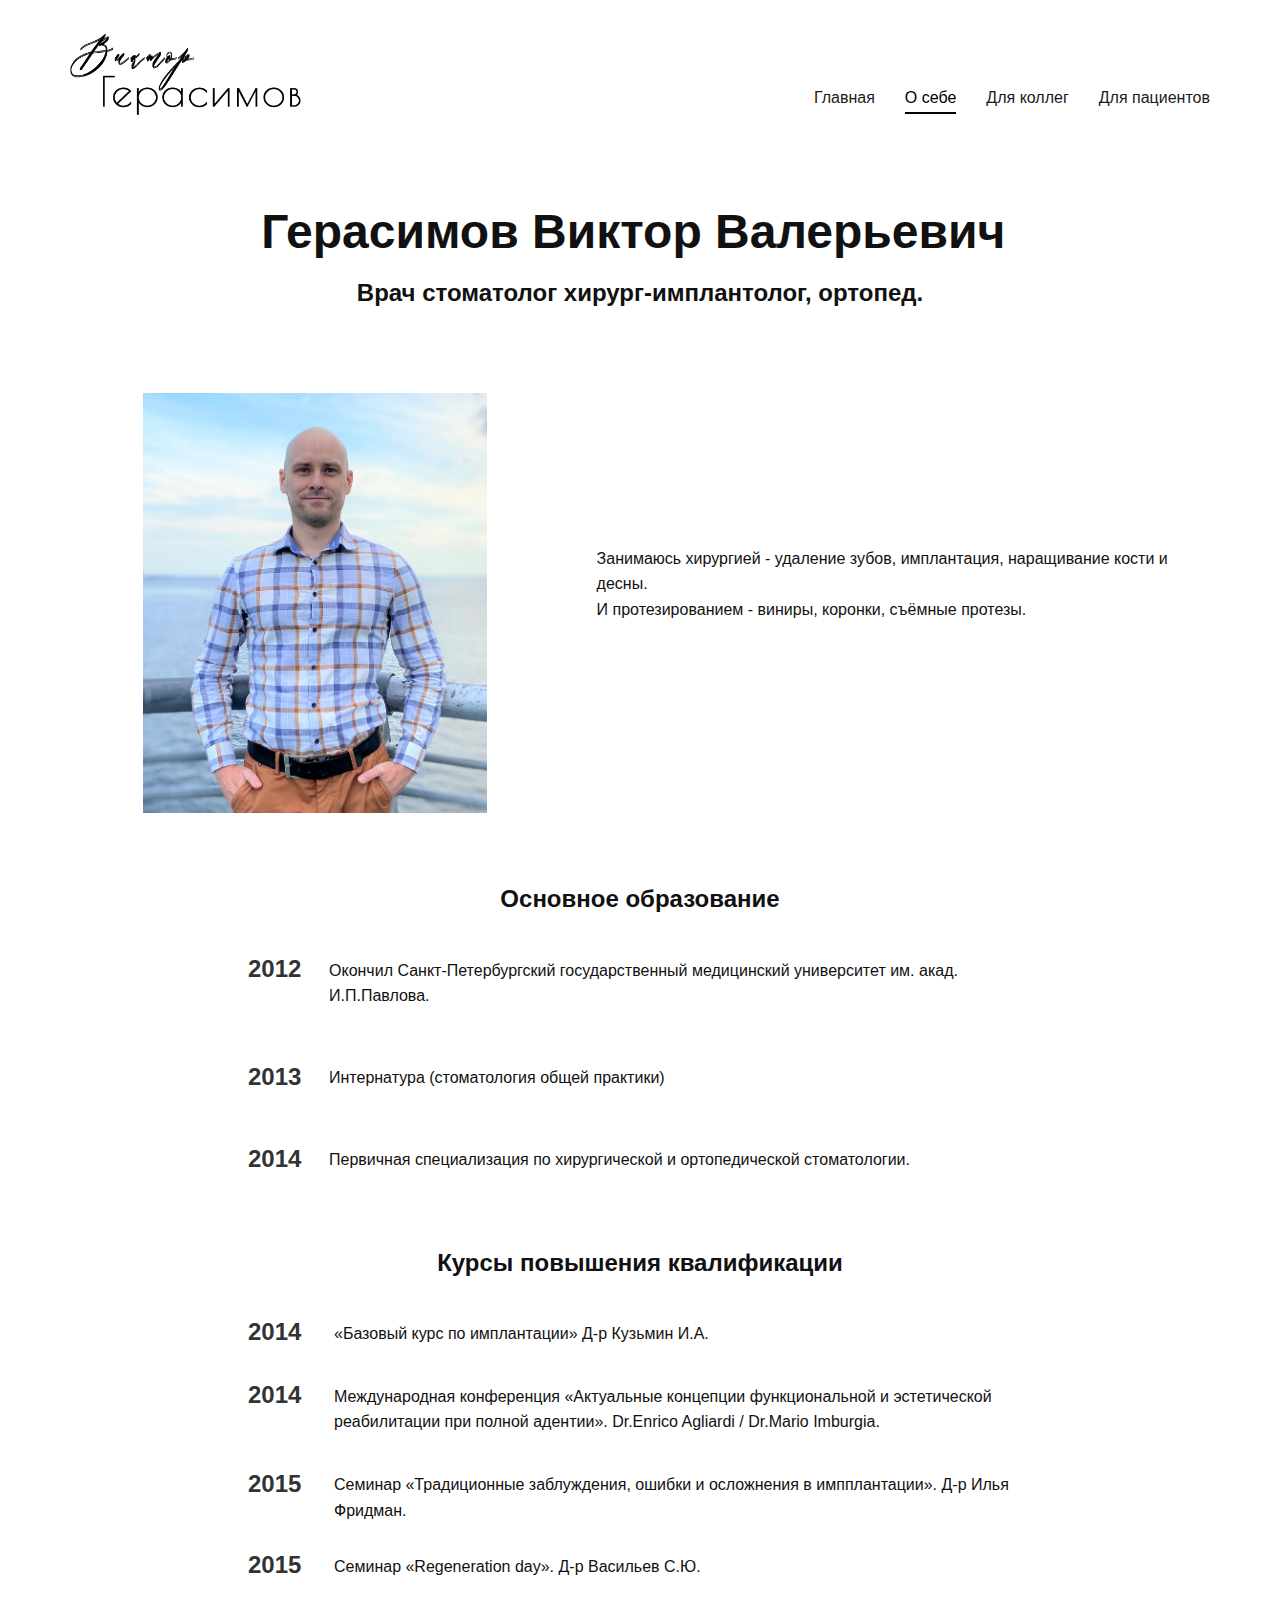
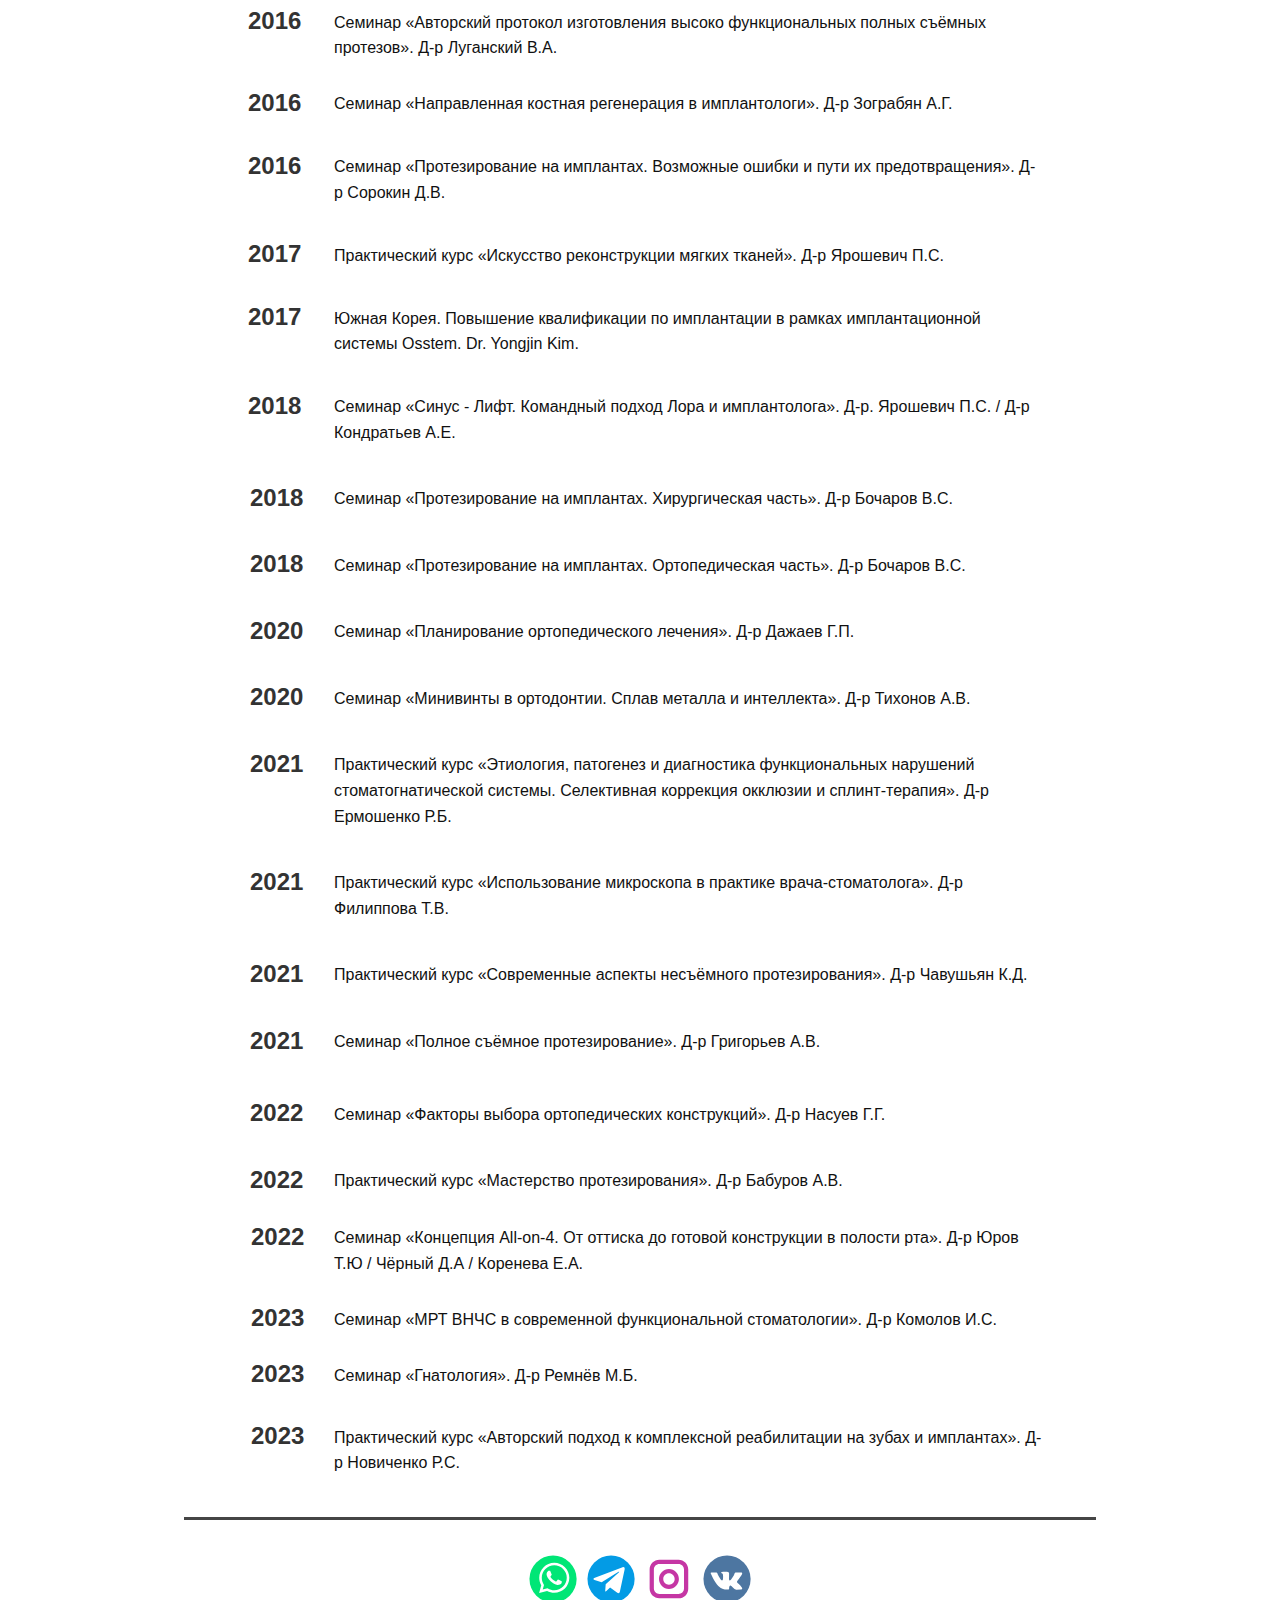
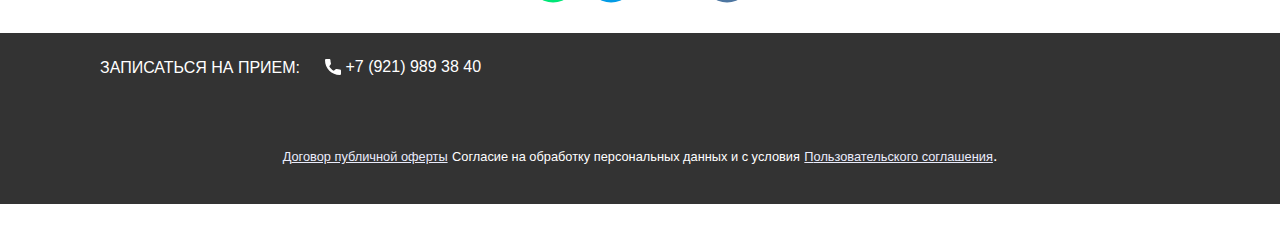
<file: О себе.html>
<!DOCTYPE html>
<!-- saved from url=(0029)https://vvstom.ru/o-sebe.html -->
<html style="font-size: 16px;" lang="ru" data-redeviation-bs-uid="hrfl7xprd0l" class="u-responsive-xl"><head><meta http-equiv="Content-Type" content="text/html; charset=UTF-8">
    <meta name="viewport" content="width=device-width, initial-scale=1.0">
    
    <meta name="keywords" content="">
    <meta name="description" content="">
    <title>О себе</title>
    <link rel="stylesheet" href="./О себе_files/nicepage.css" media="screen">
<link rel="stylesheet" href="./О себе_files/o-sebe.css" media="screen">
    <script async="" src="./О себе_files/tag.js.Без названия"></script><script class="u-script" type="text/javascript" src="./О себе_files/jquery.js.Без названия" defer=""></script>
    <script class="u-script" type="text/javascript" src="./О себе_files/nicepage.js.Без названия" defer=""></script>
    <meta name="generator" content="Nicepage 5.12.7, nicepage.com">
    <link id="u-theme-google-font" rel="stylesheet" href="./О себе_files/css">
    
    
    
    
    
    
    <script type="application/ld+json">{
		"@context": "http://schema.org",
		"@type": "Organization",
		"name": "Виктор Герасимов",
		"logo": "images/logoVG.png"
}</script>
    <meta name="theme-color" content="#4551dd">
    <meta property="og:title" content="О себе">
    <meta property="og:description" content="">
    <meta property="og:type" content="website">
  <meta data-intl-tel-input-cdn-path="intlTelInput/">
  <!-- Yandex.Metrika counter -->
<script type="text/javascript">
   (function(m,e,t,r,i,k,a){m[i]=m[i]||function(){(m[i].a=m[i].a||[]).push(arguments)};
   m[i].l=1*new Date();
   for (var j = 0; j < document.scripts.length; j++) {if (document.scripts[j].src === r) { return; }}
   k=e.createElement(t),a=e.getElementsByTagName(t)[0],k.async=1,k.src=r,a.parentNode.insertBefore(k,a)})
   (window, document, "script", "https://mc.yandex.ru/metrika/tag.js", "ym");

   ym(94786656, "init", {
        clickmap:true,
        trackLinks:true,
        accurateTrackBounce:true
   });
</script>
<noscript><div><img src="https://mc.yandex.ru/watch/94786656" style="position:absolute; left:-9999px;" alt="" /></div></noscript>
<!-- /Yandex.Metrika counter --><style class="redeviation-bs-style" data-name="content">/*! (c) Philipp Koenig under MS-RSL */
body>div#redeviation-bs-indicator>div{opacity:0;pointer-events:none}body>#redeviation-bs-overlay.redeviation-bs-visible,body>#redeviation-bs-sidebar.redeviation-bs-visible{opacity:1;pointer-events:auto}body.redeviation-bs-noscroll{overflow:hidden !important}body>div#redeviation-bs-indicator>div{position:absolute;transform:translate3d(-24px, 0, 0);top:0;left:0;width:24px !important;height:100%;background:rgba(0,0,0,0.5);border-radius:0 10px 10px 0;transition:opacity .3s,transform .3s;z-index:2}body>div#redeviation-bs-indicator>div>span{-webkit-mask:no-repeat center/24px;-webkit-mask-image:url(chrome-extension://jdbnofccmhefkmjbkkdkfiicjkgofkdh/img/icon-bookmark.svg);background-color:#ffffff;position:absolute;display:block;top:0;left:0;width:100%;height:100%}body>div#redeviation-bs-indicator[data-pos=right]{left:auto;right:0}body>div#redeviation-bs-indicator[data-pos=right]>div{transform:translate3d(24px, 0, 0);left:auto;right:0;border-radius:10px 0 0 10px}body>div#redeviation-bs-indicator.redeviation-bs-fullHeight>div{border-radius:0}body>div#redeviation-bs-indicator.redeviation-bs-hover>div{transform:translate3d(0, 0, 0);opacity:1}body>div#redeviation-bs-indicator[data-pos=left].redeviation-bs-has-lsb{height:100% !important;top:0 !important}body>div#redeviation-bs-indicator[data-pos=left].redeviation-bs-has-lsb>div{background:rgba(0,0,0,0)}body>div#redeviation-bs-indicator[data-pos=left].redeviation-bs-has-lsb>div>span{-webkit-mask-position-y:20px}body>#redeviation-bs-sidebar{width:350px;max-width:none;height:0;z-index:2147483646;background-color:rgba(0, 0, 0, 0.6) !important;color-scheme:auto !important;speak:none;border:none;display:block !important;transform:translate3d(-350px, 0, 0);transition:width 0s .3s,height 0s .3s,opacity .3s,transform .3s}body>#redeviation-bs-sidebar[data-pos=right]{left:auto;right:0;transform:translate3d(350px, 0, 0)}body>#redeviation-bs-sidebar.redeviation-bs-visible{width:calc(100% + 350px);height:100%;transform:translate3d(0, 0, 0);transition:opacity .3s,transform .3s}body>#redeviation-bs-sidebar.sidepanel{width:100% !important}body>#redeviation-bs-sidebar.redeviation-bs-hideMask{background:none !important}body>#redeviation-bs-sidebar.redeviation-bs-hideMask:not(.redeviation-bs-hover){width:calc(350px + 50px)}body>#redeviation-bs-overlay{width:100%;max-width:none;height:100%;z-index:2147483647;border:none;speak:none;background:rgba(0,0,0,0.5) !important;color-scheme:auto !important;transition:opacity .3s}</style></head>
  <body class="u-body u-xl-mode" data-lang="ru"><header class="u-clearfix u-header" id="sec-fe69" data-animation-name="" data-animation-duration="0" data-animation-delay="0" data-animation-direction=""><div class="u-clearfix u-sheet u-sheet-1">
        <a href="https://vvstom.ru/" class="u-image u-logo u-image-1" data-image-width="409" data-image-height="143">
          <img src="./О себе_files/logoVG.png" class="u-logo-image u-logo-image-1">
        </a>
        <nav class="u-menu u-menu-one-level u-offcanvas u-menu-1" data-responsive-from="XS">
          <div class="menu-collapse" style="font-size: 1rem; letter-spacing: 0px;">
            <a class="u-button-style u-custom-active-border-color u-custom-active-color u-custom-border u-custom-border-color u-custom-borders u-custom-color u-custom-hover-border-color u-custom-hover-color u-custom-left-right-menu-spacing u-custom-padding-bottom u-custom-text-active-color u-custom-text-color u-custom-text-hover-color u-custom-top-bottom-menu-spacing u-nav-link u-text-active-palette-1-base u-text-hover-palette-2-base" href="https://vvstom.ru/o-sebe.html#">
              <svg class="u-svg-link" viewBox="0 0 24 24"><use xmlns:xlink="http://www.w3.org/1999/xlink" xlink:href="#menu-hamburger"></use></svg>
              <svg class="u-svg-content" version="1.1" id="menu-hamburger" viewBox="0 0 16 16" x="0px" y="0px" xmlns:xlink="http://www.w3.org/1999/xlink" xmlns="http://www.w3.org/2000/svg"><g><rect y="1" width="16" height="2"></rect><rect y="7" width="16" height="2"></rect><rect y="13" width="16" height="2"></rect>
</g></svg>
            </a>
          </div>
          <div class="u-custom-menu u-nav-container">
            <ul class="u-nav u-spacing-30 u-unstyled u-nav-1"><li class="u-nav-item"><a class="u-border-2 u-border-active-black u-border-hover-black u-border-no-left u-border-no-right u-border-no-top u-button-style u-nav-link u-text-active-black u-text-grey-90 u-text-hover-grey-90" href="https://vvstom.ru/main.html" style="padding: 6px 0px;">Главная</a>
</li><li class="u-nav-item"><a class="u-border-2 u-border-active-black u-border-hover-black u-border-no-left u-border-no-right u-border-no-top u-button-style u-nav-link u-text-active-black u-text-grey-90 u-text-hover-grey-90 active" href="https://vvstom.ru/o-sebe.html" style="padding: 6px 0px;">О себе</a>
</li><li class="u-nav-item"><a class="u-border-2 u-border-active-black u-border-hover-black u-border-no-left u-border-no-right u-border-no-top u-button-style u-nav-link u-text-active-black u-text-grey-90 u-text-hover-grey-90" href="https://vvstom.ru/for-collegs.html" style="padding: 6px 0px;">Для коллег</a>
</li><li class="u-nav-item"><a class="u-border-2 u-border-active-black u-border-hover-black u-border-no-left u-border-no-right u-border-no-top u-button-style u-nav-link u-text-active-black u-text-grey-90 u-text-hover-grey-90" href="https://vvstom.ru/for-pacients.html" style="padding: 6px 0px;">Для пациентов</a>
</li></ul>
          </div>
          <div class="u-custom-menu u-nav-container-collapse">
            <div class="u-black u-border-2 u-border-grey-75 u-container-style u-inner-container-layout u-opacity u-opacity-80 u-sidenav u-sidenav-1" data-offcanvas-width="351">
              <div class="u-inner-container-layout u-sidenav-overflow">
                <div class="u-menu-close"></div>
                <ul class="u-align-center u-nav u-popupmenu-items u-unstyled u-nav-2"><li class="u-nav-item"><a class="u-button-style u-nav-link" href="https://vvstom.ru/main.html">Главная</a>
</li><li class="u-nav-item"><a class="u-button-style u-nav-link active" href="https://vvstom.ru/o-sebe.html">О себе</a>
</li><li class="u-nav-item"><a class="u-button-style u-nav-link" href="https://vvstom.ru/for-collegs.html">Для коллег</a>
</li><li class="u-nav-item"><a class="u-button-style u-nav-link" href="https://vvstom.ru/for-pacients.html">Для пациентов</a>
</li></ul>
              </div>
            </div>
            <div class="u-black u-menu-overlay u-opacity u-opacity-70"></div>
          </div>
        <style class="offcanvas-style">            .u-offcanvas .u-sidenav { flex-basis: 351px !important; }            .u-offcanvas:not(.u-menu-open-right) .u-sidenav { margin-left: -351px; }            .u-offcanvas.u-menu-open-right .u-sidenav { margin-right: -351px; }            @keyframes menu-shift-left    { from { left: 0;        } to { left: 351px;  } }            @keyframes menu-unshift-left  { from { left: 351px;  } to { left: 0;        } }            @keyframes menu-shift-right   { from { right: 0;       } to { right: 351px; } }            @keyframes menu-unshift-right { from { right: 351px; } to { right: 0;       } }            </style></nav>
      </div></header>
    <section class="u-clearfix u-section-1" id="sec-1af4">
      <div class="u-clearfix u-sheet u-valign-middle-lg u-valign-middle-xl u-sheet-1">
        <h1 class="u-align-center-sm u-align-center-xs u-text u-text-default u-text-1"> Герасимов Виктор Валерьевич&nbsp;</h1>
        <h4 class="u-align-left-xs u-text u-text-default u-text-2"> Врач стоматолог хирург-имплантолог, ортопед.</h4>
      </div>
    </section>
    <section class="u-clearfix u-section-2" id="sec-92d2">
      <div class="u-clearfix u-sheet u-sheet-1">
        <div class="u-clearfix u-expanded-width u-gutter-6 u-layout-wrap u-layout-wrap-1">
          <div class="u-layout">
            <div class="u-layout-row">
              <div class="u-align-center u-container-style u-layout-cell u-left-cell u-size-26 u-layout-cell-1">
                <div class="u-container-layout u-container-layout-1">
                  <img class="u-absolute-hcenter u-expanded-height u-image u-image-1" src="./О себе_files/viktor_gerasimov_03.jpg" data-image-width="801" data-image-height="877">
                </div>
              </div>
              <div class="u-align-left u-container-style u-layout-cell u-right-cell u-size-34 u-layout-cell-2">
                <div class="u-container-layout u-valign-top-sm u-valign-top-xs u-container-layout-2">
                  <p class="u-align-left u-text u-text-1">Занимаюсь хирургией -
удаление зубов, имплантация, наращивание кости и десны.&nbsp;<br>И протезированием - виниры, коронки, съёмные протезы.&nbsp;
                  </p>
                </div>
              </div>
            </div>
          </div>
        </div>
      </div>
    </section>
    <section class="u-clearfix u-white u-section-3" id="sec-049d">
      <div class="u-clearfix u-sheet u-sheet-1">
        <h4 class="u-text u-text-default-lg u-text-default-md u-text-default-sm u-text-default-xl u-text-1"> Основное образование</h4>
        <div class="u-expanded-width-sm u-expanded-width-xs u-list u-list-1">
          <div class="u-repeater u-repeater-1">
            <div class="u-container-style u-list-item u-repeater-item">
              <div class="u-container-layout u-similar-container u-container-layout-1">
                <p class="u-large-text u-text u-text-grey-80 u-text-variant u-text-2">2012</p>
                <p class="u-text u-text-3"> Окончил Санкт-Петербургский государственный
медицинский университет им. акад. И.П.Павлова. </p>
              </div>
            </div>
            <div class="u-container-style u-list-item u-repeater-item">
              <div class="u-container-layout u-similar-container u-container-layout-2">
                <p class="u-large-text u-text u-text-grey-80 u-text-variant u-text-4"> 2013</p>
                <p class="u-text u-text-5"> Интернатура (стоматология
общей практики)&nbsp; </p>
              </div>
            </div>
            <div class="u-container-style u-list-item u-repeater-item">
              <div class="u-container-layout u-similar-container u-container-layout-3">
                <p class="u-large-text u-text u-text-grey-80 u-text-variant u-text-6"> 2014</p>
                <p class="u-text u-text-7"> Первичная специализация по хирургической и
ортопедической стоматологии. </p>
              </div>
            </div>
          </div>
        </div>
        <h4 class="u-text u-text-default u-text-8"> Курсы повышения квалификации</h4>
        <div class="u-expanded-width-md u-expanded-width-sm u-expanded-width-xs u-list u-list-2">
          <div class="u-repeater u-repeater-2">
            <div class="u-container-style u-list-item u-repeater-item">
              <div class="u-container-layout u-similar-container u-valign-top-xs u-container-layout-4">
                <p class="u-large-text u-text u-text-grey-80 u-text-variant u-text-9">2014</p>
                <p class="u-text u-text-10"> «Базовый курс по имплантации» Д-р Кузьмин И.А.&nbsp; </p>
              </div>
            </div>
            <div class="u-container-style u-list-item u-repeater-item">
              <div class="u-container-layout u-similar-container u-valign-top-xs u-container-layout-5">
                <p class="u-large-text u-text u-text-grey-80 u-text-variant u-text-11"> 2014</p>
                <p class="u-text u-text-12"> Международная конференция «Актуальные концепции
функциональной и эстетической реабилитации при полной адентии». Dr.Enrico
Agliardi / Dr.Mario Imburgia.&nbsp; </p>
              </div>
            </div>
            <div class="u-container-style u-list-item u-repeater-item">
              <div class="u-container-layout u-similar-container u-valign-top-xs u-container-layout-6">
                <p class="u-large-text u-text u-text-grey-80 u-text-variant u-text-13"> 2015</p>
                <p class="u-text u-text-14"> Семинар «Традиционные заблуждения, ошибки и
осложнения в импплантации». Д-р Илья Фридман. </p>
              </div>
            </div>
            <div class="u-container-style u-list-item u-repeater-item">
              <div class="u-container-layout u-similar-container u-valign-top-xs u-container-layout-7">
                <p class="u-large-text u-text u-text-grey-80 u-text-variant u-text-15"> 2015</p>
                <p class="u-text u-text-16"> Семинар «Regeneration day».
Д-р Васильев С.Ю.&nbsp; </p>
              </div>
            </div>
            <div class="u-container-style u-list-item u-repeater-item">
              <div class="u-container-layout u-similar-container u-valign-top-xs u-container-layout-8">
                <p class="u-large-text u-text u-text-grey-80 u-text-variant u-text-17"> 2016</p>
                <p class="u-text u-text-18"> Семинар «Авторский протокол
изготовления высоко функциональных полных съёмных протезов». Д-р Луганский В.А.&nbsp; </p>
              </div>
            </div>
            <div class="u-container-style u-list-item u-repeater-item">
              <div class="u-container-layout u-similar-container u-valign-top-xs u-container-layout-9">
                <p class="u-large-text u-text u-text-grey-80 u-text-variant u-text-19"> 2016</p>
                <p class="u-text u-text-20"> Семинар «Направленная
костная регенерация в имплантологи». Д-р Зограбян А.Г.&nbsp; </p>
              </div>
            </div>
            <div class="u-container-style u-list-item u-repeater-item">
              <div class="u-container-layout u-similar-container u-valign-top-xs u-container-layout-10">
                <p class="u-large-text u-text u-text-grey-80 u-text-variant u-text-21"> 2016</p>
                <p class="u-text u-text-22"> Семинар «Протезирование на
имплантах. Возможные ошибки и пути их предотвращения». Д-р Сорокин Д.В.&nbsp;&nbsp; </p>
              </div>
            </div>
            <div class="u-container-style u-list-item u-repeater-item">
              <div class="u-container-layout u-similar-container u-valign-top-xs u-container-layout-11">
                <p class="u-large-text u-text u-text-grey-80 u-text-variant u-text-23"> 2017</p>
                <p class="u-text u-text-24"> Практический курс «Искусство
реконструкции мягких тканей». Д-р Ярошевич П.С. </p>
              </div>
            </div>
            <div class="u-container-style u-list-item u-repeater-item">
              <div class="u-container-layout u-similar-container u-valign-top-xs u-container-layout-12">
                <p class="u-large-text u-text u-text-grey-80 u-text-variant u-text-25"> 2017</p>
                <p class="u-text u-text-26"> Южная Корея. Повышение квалификации по
имплантации в рамках имплантационной системы Osstem. Dr. Yongjin Kim. </p>
              </div>
            </div>
            <div class="u-container-style u-list-item u-repeater-item">
              <div class="u-container-layout u-similar-container u-valign-top-xs u-container-layout-13">
                <p class="u-large-text u-text u-text-grey-80 u-text-variant u-text-27"> 2018</p>
                <p class="u-text u-text-28"> С​еминар «Синус - Лифт. Командный подход Лора и
имплантолога». Д-р. Ярошевич П.С. / Д-р Кондратьев А.Е.&nbsp; </p>
              </div>
            </div>
          </div>
        </div>
        <div class="u-expanded-width-md u-expanded-width-sm u-expanded-width-xs u-list u-list-3">
          <div class="u-repeater u-repeater-3">
            <div class="u-container-style u-list-item u-repeater-item">
              <div class="u-container-layout u-similar-container u-container-layout-14">
                <p class="u-large-text u-text u-text-grey-80 u-text-variant u-text-29">2018</p>
                <p class="u-text u-text-30"> Семинар «Протезирование на
имплантах. Хирургическая часть». Д-р Бочаров В.С.&nbsp;</p>
              </div>
            </div>
            <div class="u-container-style u-list-item u-repeater-item">
              <div class="u-container-layout u-similar-container u-container-layout-15">
                <p class="u-large-text u-text u-text-grey-80 u-text-variant u-text-31"> 2018</p>
                <p class="u-text u-text-32"> Семинар «Протезирование на
имплантах. Ортопедическая часть». Д-р Бочаров В.С.&nbsp;&nbsp;&nbsp;</p>
              </div>
            </div>
            <div class="u-container-style u-list-item u-repeater-item">
              <div class="u-container-layout u-similar-container u-container-layout-16">
                <p class="u-large-text u-text u-text-grey-80 u-text-variant u-text-33"> 2020</p>
                <p class="u-text u-text-34"> Семинар «Планирование ортопедического лечения».
Д-р Дажаев Г.П.</p>
              </div>
            </div>
            <div class="u-container-style u-list-item u-repeater-item">
              <div class="u-container-layout u-similar-container u-container-layout-17">
                <p class="u-large-text u-text u-text-grey-80 u-text-variant u-text-35"> 2020</p>
                <p class="u-text u-text-36"> Семинар «Минивинты в ортодонтии. Сплав металла и
интеллекта». Д-р Тихонов А.В.&nbsp;</p>
              </div>
            </div>
            <div class="u-container-style u-list-item u-repeater-item">
              <div class="u-container-layout u-similar-container u-container-layout-18">
                <p class="u-large-text u-text u-text-grey-80 u-text-variant u-text-37"> 2021</p>
                <p class="u-text u-text-38"> Практический курс «Этиология, патогенез и
диагностика функциональных нарушений стоматогнатической системы. Селективная
коррекция окклюзии и сплинт-терапия». Д-р Ермошенко Р.Б.</p>
              </div>
            </div>
            <div class="u-container-style u-list-item u-repeater-item">
              <div class="u-container-layout u-similar-container u-container-layout-19">
                <p class="u-large-text u-text u-text-grey-80 u-text-variant u-text-39"> 2021</p>
                <p class="u-text u-text-40"> Практический курс «Использование микроскопа в
практике врача-стоматолога». Д-р Филиппова Т.В.&nbsp;</p>
              </div>
            </div>
            <div class="u-container-style u-list-item u-repeater-item">
              <div class="u-container-layout u-similar-container u-container-layout-20">
                <p class="u-large-text u-text u-text-grey-80 u-text-variant u-text-41"> 2021</p>
                <p class="u-text u-text-42"> Практический курс
«Современные аспекты несъёмного протезирования». Д-р Чавушьян К.Д.&nbsp;</p>
              </div>
            </div>
            <div class="u-container-style u-list-item u-repeater-item">
              <div class="u-container-layout u-similar-container u-container-layout-21">
                <p class="u-large-text u-text u-text-grey-80 u-text-variant u-text-43"> 2021</p>
                <p class="u-text u-text-44"> Семинар «Полное съёмное протезирование». Д-р
Григорьев А.В.&nbsp;</p>
              </div>
            </div>
            <div class="u-container-style u-list-item u-repeater-item">
              <div class="u-container-layout u-similar-container u-container-layout-22">
                <p class="u-large-text u-text u-text-grey-80 u-text-variant u-text-45"> 2022</p>
                <p class="u-text u-text-46"> Семинар «Факторы выбора ортопедических
конструкций». Д-р Насуев Г.Г.&nbsp;</p>
              </div>
            </div>
            <div class="u-container-style u-list-item u-repeater-item">
              <div class="u-container-layout u-similar-container u-container-layout-23">
                <p class="u-large-text u-text u-text-grey-80 u-text-variant u-text-47"> 2022</p>
                <p class="u-text u-text-48"> Практический курс «Мастерство протезирования».
Д-р Бабуров А.В.&nbsp;</p>
              </div>
            </div>
          </div>
        </div>
        <div class="u-expanded-width-md u-expanded-width-sm u-expanded-width-xs u-list u-list-4">
          <div class="u-repeater u-repeater-4">
            <div class="u-container-style u-list-item u-repeater-item">
              <div class="u-container-layout u-similar-container u-container-layout-24">
                <p class="u-large-text u-text u-text-grey-80 u-text-variant u-text-49">2022</p>
                <p class="u-text u-text-50"> Семинар «Концепция All-on-4. От оттиска до
готовой конструкции в полости рта». Д-р Юров Т.Ю / Чёрный Д.А / Коренева Е.А.&nbsp;</p>
              </div>
            </div>
            <div class="u-container-style u-list-item u-repeater-item">
              <div class="u-container-layout u-similar-container u-container-layout-25">
                <p class="u-large-text u-text u-text-grey-80 u-text-variant u-text-51"> 2023</p>
                <p class="u-text u-text-52"> Семинар «МРТ ВНЧС в
современной функциональной стоматологии». Д-р Комолов И.С. &nbsp;&nbsp;</p>
              </div>
            </div>
            <div class="u-container-style u-list-item u-repeater-item">
              <div class="u-container-layout u-similar-container u-container-layout-26">
                <p class="u-large-text u-text u-text-grey-80 u-text-variant u-text-53"> 2023</p>
                <p class="u-text u-text-54"> Семинар «Гнатология». Д-р
Ремнёв М.Б.&nbsp;</p>
              </div>
            </div>
            <div class="u-container-style u-list-item u-repeater-item">
              <div class="u-container-layout u-similar-container u-container-layout-27">
                <p class="u-large-text u-text u-text-grey-80 u-text-variant u-text-55"> 2023</p>
                <p class="u-text u-text-56"> Практический курс «Авторский
подход к комплексной реабилитации на зубах и имплантах». Д-р Новиченко Р.С.</p>
              </div>
            </div>
          </div>
        </div>
      </div>
    </section>
    <section class="u-clearfix u-container-align-center u-section-4" id="sec-d62d">
      <div class="u-clearfix u-sheet u-valign-middle-lg u-valign-middle-md u-valign-middle-sm u-valign-middle-xl u-sheet-1">
        <div class="u-border-3 u-border-grey-dark-1 u-line u-line-horizontal u-line-1"></div>
      </div>
    </section>
    <section class="u-align-center u-clearfix u-section-5" id="sec-f241">
      <div class="u-align-left u-clearfix u-sheet u-sheet-1">
        <div class="u-social-icons u-spacing-10 u-social-icons-1">
          <a class="u-social-url" target="_blank" data-type="Whatsapp" title="Whatsapp" href="https://wa.me/79219893840"><span class="u-icon u-social-icon u-social-whatsapp u-icon-1"><svg class="u-svg-link" preserveAspectRatio="xMidYMin slice" viewBox="0 0 112 112" style=""><use xmlns:xlink="http://www.w3.org/1999/xlink" xlink:href="#svg-df48"></use></svg><svg class="u-svg-content" viewBox="0 0 112 112" x="0" y="0" id="svg-df48"><circle fill="currentColor" cx="56.1" cy="56.1" r="55"></circle><path fill="#FFFFFF" d="M83.8,28.3C77.2,21.7,68.4,18,59,18c-19.3,0-35.1,15.7-35.1,35.1c0,6.2,1.6,12.2,4.7,17.5l-5,18.2L42.2,84
	c5.1,2.8,10.9,4.3,16.8,4.3h0l0,0c19.3,0,35.1-15.7,35.1-35.1C94.1,43.8,90.5,35,83.8,28.3 M59,82.3L59,82.3
	c-5.2,0-10.4-1.4-14.9-4.1l-1.1-0.6l-11,2.9L35,69.8l-0.7-1.1c-2.9-4.6-4.5-10-4.5-15.5C29.8,37,42.9,24,59,24
	c7.8,0,15.1,3,20.6,8.6c5.5,5.5,8.5,12.8,8.5,20.6C88.2,69.2,75.1,82.3,59,82.3 M75,60.5c-0.9-0.4-5.2-2.6-6-2.9
	c-0.8-0.3-1.4-0.4-2,0.4s-2.3,2.9-2.8,3.4c-0.5,0.6-1,0.7-1.9,0.2c-0.9-0.4-3.7-1.4-7.1-4.4c-2.6-2.3-4.4-5.2-4.9-6.1
	c-0.5-0.9-0.1-1.4,0.4-1.8c0.4-0.4,0.9-1,1.3-1.5c0.4-0.5,0.6-0.9,0.9-1.5c0.3-0.6,0.1-1.1-0.1-1.5c-0.2-0.4-2-4.8-2.7-6.5
	c-0.7-1.7-1.4-1.5-2-1.5c-0.5,0-1.1,0-1.7,0c-0.6,0-1.5,0.2-2.3,1.1c-0.8,0.9-3.1,3-3.1,7.3c0,4.3,3.1,8.5,3.6,9.1
	c0.4,0.6,6.2,9.4,15,13.2c2.1,0.9,3.7,1.4,5,1.8c2.1,0.7,4,0.6,5.5,0.3c1.7-0.3,5.2-2.1,5.9-4.2c0.7-2,0.7-3.8,0.5-4.2
	C76.5,61.1,75.9,60.9,75,60.5"></path></svg></span>
          </a>
          <a class="u-social-url" target="_blank" data-type="Telegram" title="Telegram" href="https://t.me/gerasimov_viktor"><span class="u-icon u-social-icon u-social-telegram u-icon-2"><svg class="u-svg-link" preserveAspectRatio="xMidYMin slice" viewBox="0 0 112 112" style=""><use xmlns:xlink="http://www.w3.org/1999/xlink" xlink:href="#svg-2eb0"></use></svg><svg class="u-svg-content" viewBox="0 0 112 112" x="0" y="0" id="svg-2eb0"><circle fill="currentColor" cx="56.1" cy="56.1" r="55"></circle><path fill="#FFFFFF" d="M18.4,53.2l64.7-24.9c3-1.1,5.6,0.7,4.7,5.3l0,0l-11,51.8c-0.8,3.7-3,4.6-6.1,2.8L53.9,75.8l-8.1,7.8
	c-0.9,0.9-1.7,1.6-3.4,1.6l1.2-17l31.1-28c1.4-1.2-0.3-1.9-2.1-0.7L34.2,63.7l-16.6-5.2C14,57.4,14,54.9,18.4,53.2L18.4,53.2z"></path></svg></span>
          </a>
          <a class="u-social-url" title="instagram" target="_blank" href="https://instagram.com/gerasimov_viktor05"><span class="u-icon u-social-icon u-social-instagram u-icon-3"><svg class="u-svg-link" preserveAspectRatio="xMidYMin slice" viewBox="0 0 112 112" style=""><use xmlns:xlink="http://www.w3.org/1999/xlink" xlink:href="#svg-a6ce"></use></svg><svg class="u-svg-content" viewBox="0 0 112 112" x="0" y="0" id="svg-a6ce"><path fill="currentColor" d="M55.9,32.9c-12.8,0-23.2,10.4-23.2,23.2s10.4,23.2,23.2,23.2s23.2-10.4,23.2-23.2S68.7,32.9,55.9,32.9z
	 M55.9,69.4c-7.4,0-13.3-6-13.3-13.3c-0.1-7.4,6-13.3,13.3-13.3s13.3,6,13.3,13.3C69.3,63.5,63.3,69.4,55.9,69.4z"></path><path fill="#FFFFFF" d="M79.7,26.8c-3,0-5.4,2.5-5.4,5.4s2.5,5.4,5.4,5.4c3,0,5.4-2.5,5.4-5.4S82.7,26.8,79.7,26.8z"></path><path fill="currentColor" d="M78.2,11H33.5C21,11,10.8,21.3,10.8,33.7v44.7c0,12.6,10.2,22.8,22.7,22.8h44.7c12.6,0,22.7-10.2,22.7-22.7
	V33.7C100.8,21.1,90.6,11,78.2,11z M91,78.4c0,7.1-5.8,12.8-12.8,12.8H33.5c-7.1,0-12.8-5.8-12.8-12.8V33.7
	c0-7.1,5.8-12.8,12.8-12.8h44.7c7.1,0,12.8,5.8,12.8,12.8V78.4z"></path></svg></span>
          </a>
          <a class="u-social-url" target="_blank" data-type="VK" title="VK" href="https://vk.com/id2006283"><span class="u-icon u-social-icon u-social-vk u-icon-4"><svg class="u-svg-link" preserveAspectRatio="xMidYMin slice" viewBox="0 0 112 112" style=""><use xmlns:xlink="http://www.w3.org/1999/xlink" xlink:href="#svg-235b"></use></svg><svg class="u-svg-content" viewBox="0 0 112 112" x="0" y="0" id="svg-235b"><circle fill="currentColor" class="st0" cx="56.1" cy="56.1" r="55"></circle><path fill="#FFFFFF" d="M88.2,80.7l-9.8,0.1c0,0-2.1,0.4-4.9-1.5c-3.7-2.5-7.2-9.1-9.9-8.2C60.9,72,61,77.9,61,77.9s0,1.3-0.6,1.9
      c-0.7,0.7-2,0.9-2,0.9H54c0,0-9.7,0.6-18.3-8.3c-9.3-9.7-17.6-29-17.6-29s-0.5-1.3,0-1.9c0.6-0.7,2.2-0.7,2.2-0.7l10.5-0.1
      c0,0,1,0.2,1.7,0.7c0.6,0.4,0.9,1.2,0.9,1.2s1.7,4.3,4,8.2c4.4,7.6,6.4,9.3,7.9,8.4c2.2-1.2,1.5-10.7,1.5-10.7s0-3.5-1.1-5
      c-0.9-1.2-2.5-1.5-3.3-1.6c-0.6-0.1,0.4-1.5,1.6-2.1c1.9-0.9,5.2-1,9.2-0.9c3.1,0,4,0.2,5.2,0.5c3.6,0.9,2.4,4.3,2.4,12.4
      c0,2.6-0.5,6.3,1.4,7.5c0.8,0.5,2.8,0.1,7.7-8.3c2.3-4,4.1-8.6,4.1-8.6s0.4-0.8,1-1.2s1.4-0.3,1.4-0.3l11.1-0.1c0,0,3.3-0.4,3.9,1.1
      c0.6,1.6-1.2,5.3-5.8,11.3c-7.4,9.9-8.3,9-2.1,14.7c5.9,5.5,7.1,8.1,7.3,8.5C93.4,80.4,88.2,80.7,88.2,80.7z"></path></svg></span>
          </a>
        </div>
      </div>
    </section>
    
    
    <footer class="u-align-center u-clearfix u-footer u-grey-80 u-footer" id="sec-9c10"><div class="u-clearfix u-sheet u-sheet-1">
        <div class="u-clearfix u-expanded-width u-layout-custom-sm u-layout-custom-xs u-layout-wrap u-layout-wrap-1">
          <div class="u-gutter-0 u-layout">
            <div class="u-layout-row">
              <div class="u-container-style u-layout-cell u-size-60 u-layout-cell-1">
                <div class="u-container-layout u-container-layout-1">
                  <a href="tel:+79219893840" class="u-active-none u-bottom-left-radius-0 u-bottom-right-radius-0 u-btn u-btn-rectangle u-button-style u-hover-none u-none u-radius-0 u-top-left-radius-0 u-top-right-radius-0 u-btn-1"><span class="u-icon"><svg class="u-svg-content" viewBox="0 0 405.333 405.333" x="0px" y="0px" style="width: 1em; height: 1em;"><path d="M373.333,266.88c-25.003,0-49.493-3.904-72.704-11.563c-11.328-3.904-24.192-0.896-31.637,6.699l-46.016,34.752    c-52.8-28.181-86.592-61.952-114.389-114.368l33.813-44.928c8.512-8.512,11.563-20.971,7.915-32.64    C142.592,81.472,138.667,56.96,138.667,32c0-17.643-14.357-32-32-32H32C14.357,0,0,14.357,0,32    c0,205.845,167.488,373.333,373.333,373.333c17.643,0,32-14.357,32-32V298.88C405.333,281.237,390.976,266.88,373.333,266.88z"></path></svg></span>&nbsp;+7 (921) 989 38 40
                  </a>
                  <p class="u-text u-text-default u-text-1"> ЗАПИСАТЬСЯ НА ПРИЕМ:</p>
                </div>
              </div>
            </div>
          </div>
        </div>
      </div></footer>
    <section class="u-backlink u-clearfix u-grey-80">
      <a class="u-link" href="https://vvstom.ru/ofierta" target="_blank">
        <span>Договор публичной оферты</span>
      </a>
      <p class="u-text">
        <span>Согласие на обработку персональных данных и с условия</span>
      </p>
      <a class="u-link" href="https://vvstom.ru/" target="_blank">
        <span>пользовательского соглашения</span>
      </a>. 
    </section>
  
<style>.u-disable-duration * {transition-duration: 0s !important;}</style><bookmark-sidebar-cnasnfx3r9u id="redeviation-bs-sidebar" class="notranslate" aria-hidden="true" data-theme="default" data-pos="left"><template shadowrootmode="closed"><iframe style="margin:0;padding: 0;border: none;width: 100%;height: 100%;"></iframe></template></bookmark-sidebar-cnasnfx3r9u><div id="redeviation-bs-indicator" data-theme="default" class="redeviation-bs-fullHeight redeviation-bs-visible" data-pos="left" style="height: 100%; top: 0%;"><div><span></span></div></div></body></html>
</file>
